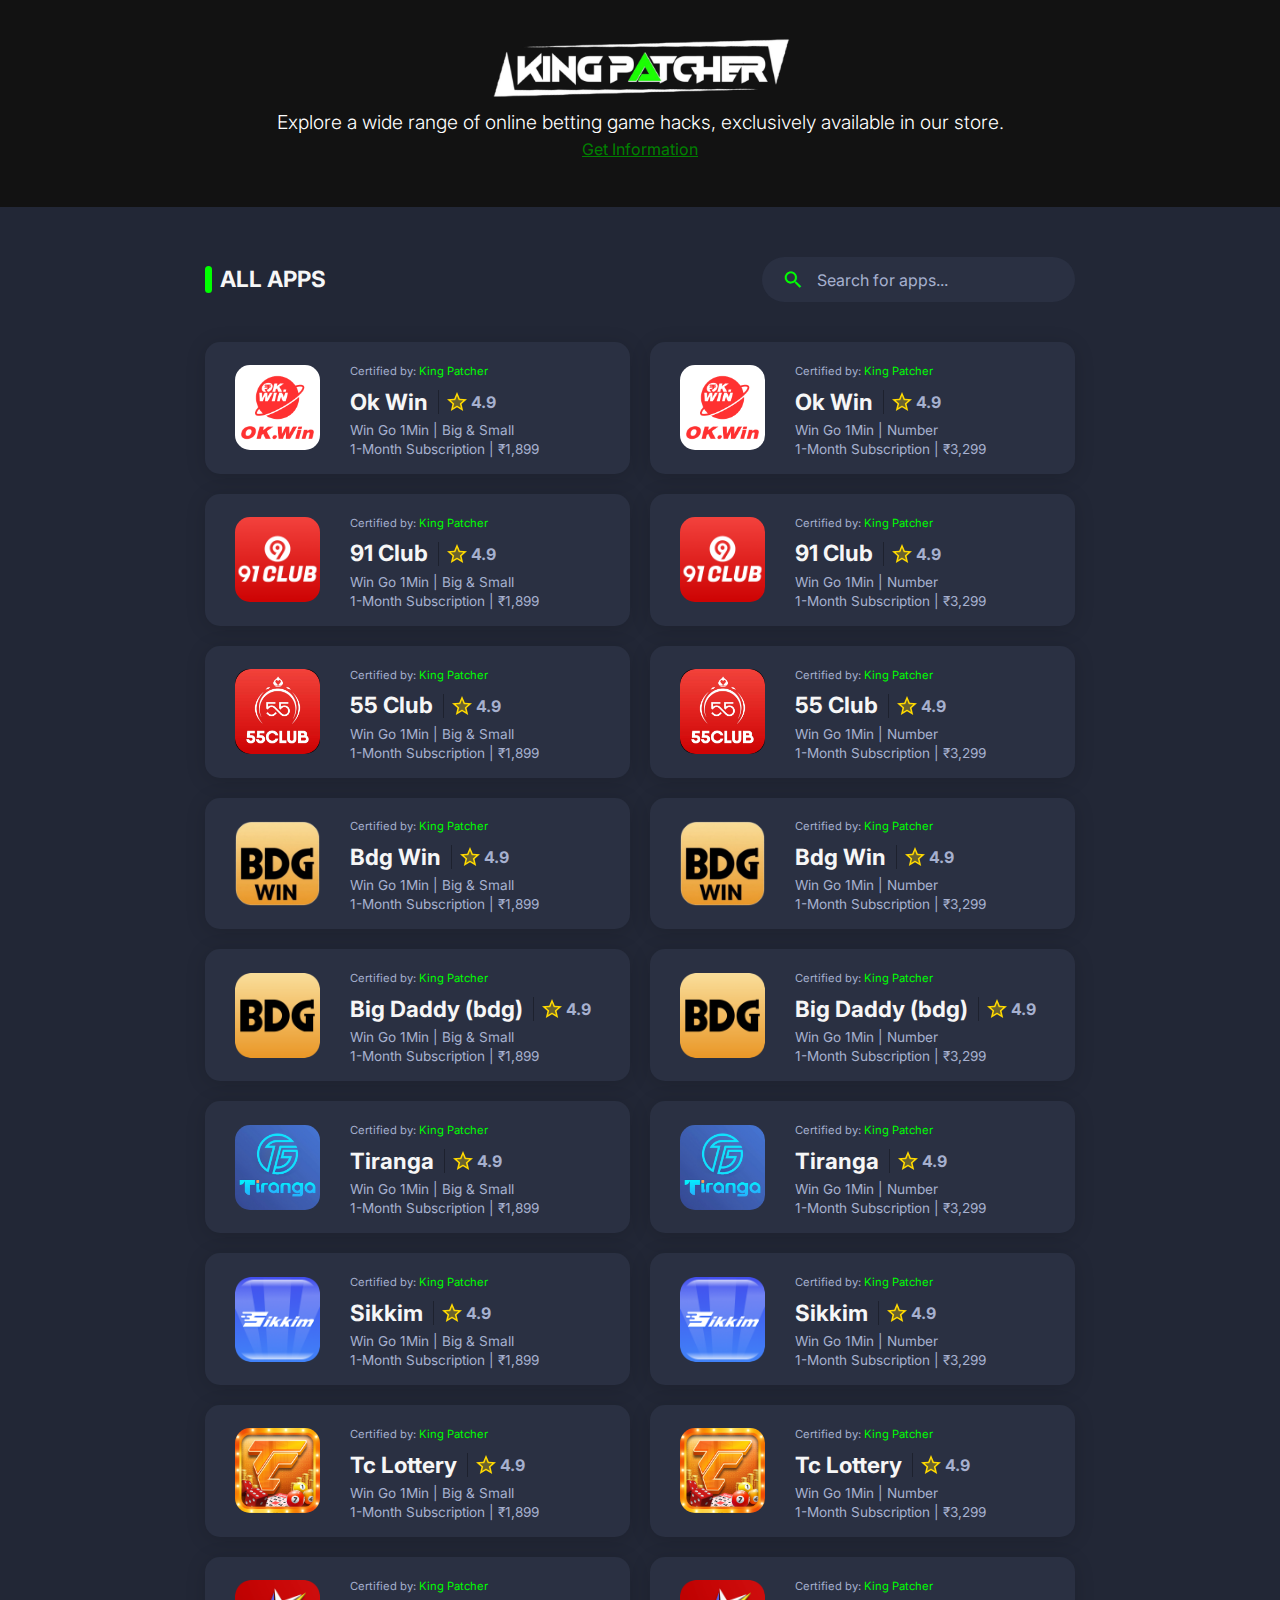
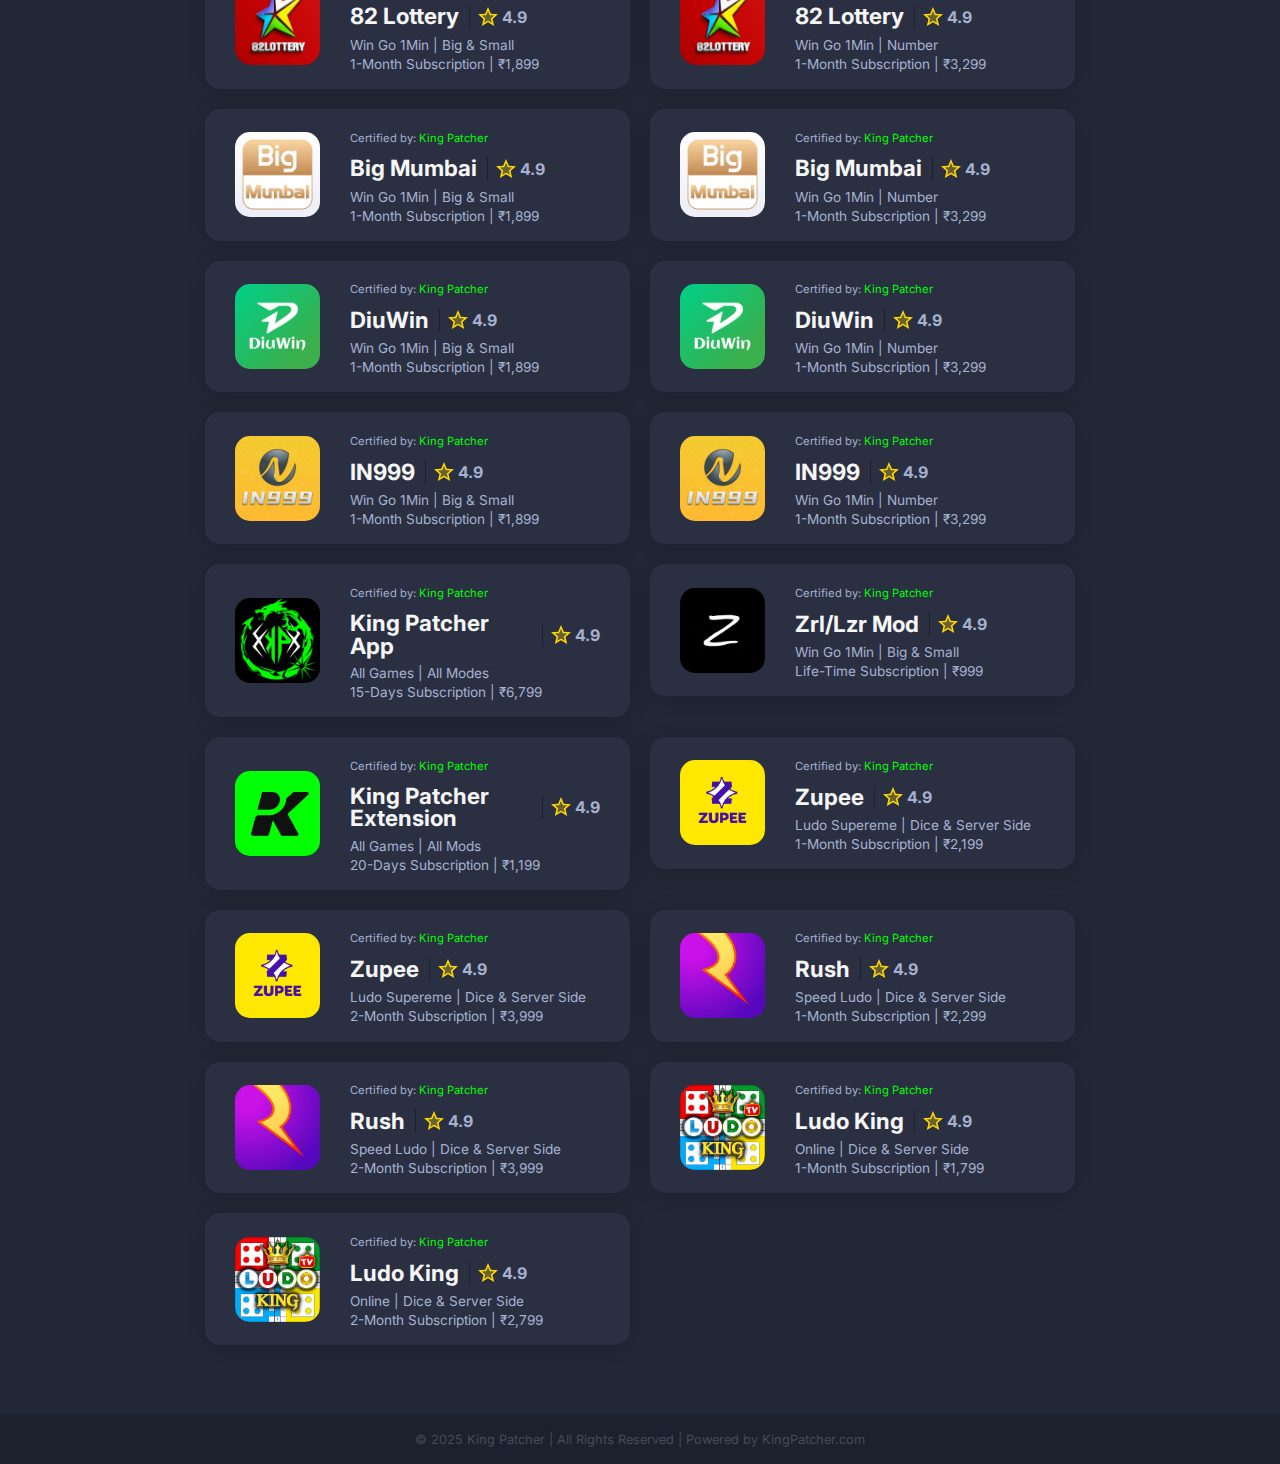
<file: index.html>
<!DOCTYPE html>
<html xmlns="http://www.w3.org/1999/xhtml" lang="en" xml:lang="en">

<meta http-equiv="content-type" content="text/html;charset=UTF-8" />

<head>

    <!-- Global site tag (gtag.js) - Google Analytics -->
    <script async src="https://www.googletagmanager.com/gtag/js?id=UA-241499434-1%22%3E"></script>
    <script>
        window.dataLayer = window.dataLayer || [];

        function gtag() {
            dataLayer.push(arguments);
        }
        gtag('js', new Date());

        gtag('config', 'UA-241499434-1');
    </script>


    <title>King Patcher</title>
    <meta name="viewport" content="width=device-width, initial-scale=1.0, maximum-scale=1.0, user-scalable=no" />
    <meta name="description"
        content="Explore a wide range of online betting game hacks, exclusively available in our store." />
    <meta http-equiv="Content-Type" content="text/html; charset=utf-8" />
    <link rel="icon" type="image/ico" href="favicon.png" />
    <!-- Open Graph Meta Tags-->
    <meta property="og:title" content="King Patcher" />
    <!-- Title which is displayed when your site is shared on social networks -->
    <meta property="og:description"
        content="Explore a wide range of online betting game hacks, exclusively available in our store." />
    <!-- Website description which is displayed when your site is shared on social networks -->
    <meta property="og:type" content="website" />
    <meta property="og:url" content="#" />
    <!-- Your Website URL -->
    <!-- Twitter Meta -->
    <meta name="twitter:card" content="summary" />
    <meta name="twitter:title" content="King Patcher" />
    <meta name="twitter:description"
        content="Explore a wide range of online betting game hacks, exclusively available in our store." />
    <meta name="twitter:image" content="http://www.mywebsiteurl.com/twitter-share-image.jpg" />
    <!-- Icons -->
    <link href="https://fonts.googleapis.com/icon?family=Material+Icons|Material+Icons+Two+Tone|" rel="stylesheet">
    <link rel="stylesheet" href="all.css"
        integrity="sha384-B4dIYHKNBt8Bc12p+WXckhzcICo0wtJAoU8YZTY5qE0Id1GSseTk6S+L3BlXeVIU" crossorigin="anonymous">
    <!-- Google Fonts -->
    <link href="https://fonts.googleapis.com/css2?family=Inter:wght@300;400;600;700;900&amp;display=swap"
        rel="stylesheet">
    <!-- CSS -->
    <link href="bootstrap.min.css" rel="stylesheet" />
    <link href="animate.css" rel="stylesheet" />
    <link href="magnific-popup.css" rel="stylesheet" />
    <link href="slick.css" rel="stylesheet" />
    <link href="style.css" rel="stylesheet" />
    <link href="dm.css" rel="stylesheet" />
    <link href="a-c-c2.css" rel="stylesheet" />
</head>

<body class="page-body cm-d">
    <div id="preloader" class="preloader-wrapper">
        <div class="preloader-inner-wrapper">
            <div class="ball-scale-multiple">
                <div></div>
                <div></div>
                <div></div>
            </div>
        </div>
    </div>
    <header class="page-header">
        <div class="container">
            <div class="logo-wrapper">
                <img src="logo.png" class="img-fluid header-logo-img" />
            </div>
            <div class="header-content-wrapper">
                <p class="header-subtitle">Explore a wide range of online betting game hacks, exclusively available in
                    our store.</p>
                <p onclick="window.open('https://kingpatcher.com/info', '_blank')"
                    style="cursor: pointer; color: green; text-decoration: underline;">
                    Get Information
                </p>
            </div>
        </div>
        <div id="header-particles"></div>
    </header>


    <!-- All Apps -->
    <section class="listing-section">
        <div class="container">
            <div class="section-title-wrapper">
                <h3>All Apps</h3>
                <div class="search-form-wrapper">
                    <form id="search-form">
                        <div class="search-input-wrapper">
                            <span class="material-icons-two-tone">search</span>
                            <input type="text" class="search-input" id="search-input" value=""
                                placeholder="Search for apps..." />
                        </div>
                    </form>
                </div>
            </div>
            <div class="listing-content">
                <div class="row">


                    <!-- Game 3 Start -->
                    <div class="listing-item-wrapper col-md-6">
                        <div class="listing-item lit lit-t"
                            data-lrurl="https://kingpatcher.com/order?productname=Ok Win&amount=1899">
                            <div class="listing-item-left">
                                <img src="okwin.jpg" class="img-fluid listing-item-img liti" alt="okwin" />
                            </div>
                            <div class="listing-item-right">
                                <div class="listing-item-auos">
                                    <div class="listing-item-by">Certified by: <span class="listing-item-by-val">King
                                            Patcher</span>
                                    </div>
                                    <div class="listing-item-os">
                                        <i class="fab fa-android imr"></i>
                                        <i class="fab fa-apple"></i>
                                    </div>
                                </div>
                                <div class="listing-item-name-rating-wrapper">
                                    <div class="listing-item-name litn">Ok Win</div>
                                    <div class="listing-item-rating">
                                        <span class="listing-item-rating-separator"></span>
                                        <span class="material-icons-two-tone">star</span>
                                        <span class="listing-item-rating-val">4.9</span>
                                    </div>
                                </div>
                                <div class="listing-item-gametype">Win Go 1Min | Big & Small</div>
                                <div class="listing-item-about">1-Month Subscription | ₹1,899</div>
                                <div class="listing-item-hidden-d">
                                    <div class="listing-item-downloads-val">90K+</div>
                                    <div class="listing-item-short-name litsn">Ok Win</div>
                                </div>

                            </div>
                            <div class="clearfix"></div>
                        </div>
                    </div>
                    <!-- Game 3 End -->
                    <!-- Game 6 Start -->
                    <div class="listing-item-wrapper col-md-6">
                        <div class="listing-item lit lit-t"
                            data-lrurl="https://kingpatcher.com/order?productname=Ok Win&amount=3299">
                            <div class="listing-item-left">
                                <img src="okwin.jpg" class="img-fluid listing-item-img liti" alt="okwin" />
                            </div>
                            <div class="listing-item-right">
                                <div class="listing-item-auos">
                                    <div class="listing-item-by">Certified by: <span class="listing-item-by-val">King
                                            Patcher</span>
                                    </div>
                                    <div class="listing-item-os">
                                        <i class="fab fa-android imr"></i>
                                        <i class="fab fa-apple"></i>
                                    </div>
                                </div>
                                <div class="listing-item-name-rating-wrapper">
                                    <div class="listing-item-name litn">Ok Win</div>

                                    <div class="listing-item-rating">
                                        <span class="listing-item-rating-separator"></span>
                                        <span class="material-icons-two-tone">star</span>
                                        <span class="listing-item-rating-val">4.9</span>
                                    </div>
                                </div>
                                <div class="listing-item-gametype">Win Go 1Min | Number</div>
                                <div class="listing-item-about">1-Month Subscription | ₹3,299</div>
                                <div class="listing-item-hidden-d">
                                    <div class="listing-item-downloads-val">80K+</div>
                                    <div class="listing-item-short-name litsn">Ok Win</div>
                                </div>
                            </div>
                            <div class="clearfix"></div>
                        </div>
                    </div>
                    <!-- Game 6 End -->
                    <!-- Game 7 Start -->
                    <div class="listing-item-wrapper col-md-6">
                        <div class="listing-item lit lit-t"
                            data-lrurl="https://kingpatcher.com/order?productname=91 Club&amount=1899">
                            <div class="listing-item-left">
                                <img src="91club.png" class="img-fluid listing-item-img liti" alt="91club" />
                            </div>
                            <div class="listing-item-right">
                                <div class="listing-item-auos">
                                    <div class="listing-item-by">Certified by: <span class="listing-item-by-val">King
                                            Patcher</span>
                                    </div>
                                    <div class="listing-item-os">
                                        <i class="fab fa-android imr"></i>
                                        <i class="fab fa-apple"></i>
                                    </div>
                                </div>
                                <div class="listing-item-name-rating-wrapper">
                                    <div class="listing-item-name litn">91 Club</div>
                                    <div class="listing-item-rating">
                                        <span class="listing-item-rating-separator"></span>
                                        <span class="material-icons-two-tone">star</span>
                                        <span class="listing-item-rating-val">4.9</span>
                                    </div>
                                </div>
                                <div class="listing-item-gametype">Win Go 1Min | Big & Small</div>
                                <div class="listing-item-about">1-Month Subscription | ₹1,899</div>
                                <div class="listing-item-hidden-d">
                                    <div class="listing-item-downloads-val">90K+</div>
                                    <div class="listing-item-short-name litsn">91 Club</div>
                                </div>
                            </div>
                            <div class="clearfix"></div>
                        </div>
                    </div>
                    <!-- Game 7 End -->

                    <!-- Game 7 Start -->
                    <div class="listing-item-wrapper col-md-6">
                        <div class="listing-item lit lit-t"
                            data-lrurl="https://kingpatcher.com/order?productname=91 Club&amount=3299">
                            <div class="listing-item-left">
                                <img src="91club.png" class="img-fluid listing-item-img liti" alt="91club" />
                            </div>
                            <div class="listing-item-right">
                                <div class="listing-item-auos">
                                    <div class="listing-item-by">Certified by: <span class="listing-item-by-val">King
                                            Patcher</span>
                                    </div>
                                    <div class="listing-item-os">
                                        <i class="fab fa-android imr"></i>
                                        <i class="fab fa-apple"></i>
                                    </div>
                                </div>
                                <div class="listing-item-name-rating-wrapper">
                                    <div class="listing-item-name litn">91 Club</div>
                                    <div class="listing-item-rating">
                                        <span class="listing-item-rating-separator"></span>
                                        <span class="material-icons-two-tone">star</span>
                                        <span class="listing-item-rating-val">4.9</span>
                                    </div>
                                </div>
                                <div class="listing-item-gametype">Win Go 1Min | Number</div>
                                <div class="listing-item-about">1-Month Subscription | ₹3,299</div>
                                <div class="listing-item-hidden-d">
                                    <div class="listing-item-downloads-val">70K+</div>
                                    <div class="listing-item-short-name litsn">91 Club</div>
                                </div>
                            </div>
                            <div class="clearfix"></div>
                        </div>
                    </div>
                    <!-- Game 7 End -->

                    <!-- Game 4 Start -->
                    <div class="listing-item-wrapper col-md-6">
                        <div class="listing-item lit lit-t"
                            data-lrurl="https://kingpatcher.com/order?productname=55 Club&amount=1899">
                            <div class="listing-item-left">
                                <img src="55club.jpg" class="img-fluid listing-item-img liti" alt="55club" />
                            </div>
                            <div class="listing-item-right">
                                <div class="listing-item-auos">
                                    <div class="listing-item-by">Certified by: <span class="listing-item-by-val">King
                                            Patcher</span>
                                    </div>
                                    <div class="listing-item-os">
                                        <i class="fab fa-android imr"></i>
                                        <i class="fab fa-apple"></i>
                                    </div>
                                </div>
                                <div class="listing-item-name-rating-wrapper">
                                    <div class="listing-item-name litn">55 Club</div>
                                    <div class="listing-item-rating">
                                        <span class="listing-item-rating-separator"></span>
                                        <span class="material-icons-two-tone">star</span>
                                        <span class="listing-item-rating-val">4.9</span>
                                    </div>
                                </div>
                                <div class="listing-item-gametype">Win Go 1Min | Big & Small</div>
                                <div class="listing-item-about">1-Month Subscription | ₹1,899</div>
                                <div class="listing-item-hidden-d">
                                    <div class="listing-item-downloads-val">90K+</div>
                                    <div class="listing-item-short-name litsn">55 Club</div>
                                </div>
                            </div>
                            <div class="clearfix"></div>
                        </div>
                    </div>
                    <!-- Game 4 End -->


                    <!-- Game 2 Start -->
                    <div class="listing-item-wrapper col-md-6">
                        <div class="listing-item lit lit-t"
                            data-lrurl="https://kingpatcher.com/order?productname=55 Club&amount=3299">
                            <div class="listing-item-left">
                                <img src="55club.jpg" class="img-fluid listing-item-img liti" alt="55club" />
                            </div>
                            <div class="listing-item-right">
                                <div class="listing-item-auos">
                                    <div class="listing-item-by">Certified by: <span class="listing-item-by-val">King
                                            Patcher</span>
                                    </div>
                                    <div class="listing-item-os">
                                        <i class="fab fa-android imr"></i>
                                        <i class="fab fa-apple"></i>
                                    </div>
                                </div>
                                <div class="listing-item-name-rating-wrapper">
                                    <div class="listing-item-name litn">55 Club</div>
                                    <div class="listing-item-rating">
                                        <span class="listing-item-rating-separator"></span>
                                        <span class="material-icons-two-tone">star</span>
                                        <span class="listing-item-rating-val">4.9</span>
                                    </div>
                                </div>
                                <div class="listing-item-gametype">Win Go 1Min | Number</div>
                                <div class="listing-item-about">1-Month Subscription | ₹3,299</div>
                                <div class="listing-item-hidden-d">
                                    <div class="listing-item-downloads-val">70K+</div>
                                    <div class="listing-item-short-name litsn">55 Club</div>
                                </div>
                            </div>
                            <div class="clearfix"></div>
                        </div>
                    </div>
                    <!-- Game 2 End -->



                    <!-- game 1 Start -->
                    <div class="listing-item-wrapper col-md-6">
                        <div class="listing-item lit lit-t"
                            data-lrurl="https://kingpatcher.com/order?productname=BdgWin&amount=1899">
                            <div class="listing-item-left">
                                <img src="bdgwin.png" class="img-fluid listing-item-img liti" alt="BdgWin" />
                            </div>
                            <div class="listing-item-right">
                                <div class="listing-item-auos">
                                    <div class="listing-item-by">Certified by: <span class="listing-item-by-val">King
                                            Patcher</span>
                                    </div>
                                    <div class="listing-item-os">
                                        <i class="fab fa-android imr"></i>
                                        <i class="fab fa-apple"></i>
                                    </div>
                                </div>
                                <div class="listing-item-name-rating-wrapper">
                                    <div class="listing-item-name litn">Bdg Win</div>
                                    <div class="listing-item-rating">
                                        <span class="listing-item-rating-separator"></span>
                                        <span class="material-icons-two-tone">star</span>
                                        <span class="listing-item-rating-val">4.9</span>
                                    </div>
                                </div>
                                <div class="listing-item-gametype">Win Go 1Min | Big & Small</div>
                                <div class="listing-item-about">1-Month Subscription | ₹1,899</div>
                                <div class="listing-item-hidden-d">
                                    <div class="listing-item-downloads-val">60K+</div>
                                    <div class="listing-item-short-name litsn">Bdg Win</div>
                                </div>
                            </div>
                            <div class="clearfix"></div>
                        </div>
                    </div>
                    <!-- Game 1 End -->



                    <!-- Game 5 Start -->
                    <div class="listing-item-wrapper col-md-6">
                        <div class="listing-item lit lit-t"
                            data-lrurl="https://kingpatcher.com/order?productname=BdgWin&amount=3299">
                            <div class="listing-item-left">
                                <img src="bdgwin.png" class="img-fluid listing-item-img liti" alt="BdgWin" />
                            </div>
                            <div class="listing-item-right">
                                <div class="listing-item-auos">
                                    <div class="listing-item-by">Certified by: <span class="listing-item-by-val">King
                                            Patcher</span>
                                    </div>
                                    <div class="listing-item-os">
                                        <i class="fab fa-android imr"></i>
                                        <i class="fab fa-apple"></i>
                                    </div>
                                </div>
                                <div class="listing-item-name-rating-wrapper">
                                    <div class="listing-item-name litn">Bdg Win</div>
                                    <div class="listing-item-rating">
                                        <span class="listing-item-rating-separator"></span>
                                        <span class="material-icons-two-tone">star</span>
                                        <span class="listing-item-rating-val">4.9</span>
                                    </div>
                                </div>
                                <div class="listing-item-gametype">Win Go 1Min | Number</div>
                                <div class="listing-item-about">1-Month Subscription | ₹3,299</div>
                                <div class="listing-item-hidden-d">
                                    <div class="listing-item-downloads-val">50K+</div>
                                    <div class="listing-item-short-name litsn">Bdg Win</div>
                                </div>
                            </div>
                            <div class="clearfix"></div>
                        </div>
                    </div>
                    <!-- Game 5 End -->



                    <!-- Game 11 Start -->
                    <div class="listing-item-wrapper col-md-6">
                        <div class="listing-item lit lit-t"
                            data-lrurl="https://kingpatcher.com/order?productname=Bdg&amount=1899">
                            <div class="listing-item-left">
                                <img src="bdg.png" class="img-fluid listing-item-img liti" alt="Bdg" />
                            </div>
                            <div class="listing-item-right">
                                <div class="listing-item-auos">
                                    <div class="listing-item-by">Certified by: <span class="listing-item-by-val">King
                                            Patcher</span>
                                    </div>
                                    <div class="listing-item-os">
                                        <i class="fab fa-android imr"></i>
                                        <i class="fab fa-apple"></i>
                                    </div>
                                </div>
                                <div class="listing-item-name-rating-wrapper">
                                    <div class="listing-item-name litn">Big Daddy (bdg)</div>
                                    <div class="listing-item-rating">
                                        <span class="listing-item-rating-separator"></span>
                                        <span class="material-icons-two-tone">star</span>
                                        <span class="listing-item-rating-val">4.9</span>
                                    </div>
                                </div>
                                <div class="listing-item-gametype">Win Go 1Min | Big & Small</div>
                                <div class="listing-item-about">1-Month Subscription | ₹1,899</div>
                                <div class="listing-item-hidden-d">
                                    <div class="listing-item-downloads-val">90K+</div>
                                    <div class="listing-item-short-name litsn">Big Daddy</div>
                                </div>
                            </div>
                            <div class="clearfix"></div>
                        </div>
                    </div>
                    <!-- Game 11 End -->
                    <!-- Game 12 Start -->
                    <div class="listing-item-wrapper col-md-6">
                        <div class="listing-item lit lit-t"
                            data-lrurl="https://kingpatcher.com/order?productname=Bdg&amount=3299">
                            <div class="listing-item-left">
                                <img src="bdg.png" class="img-fluid listing-item-img liti" alt="bdg" />
                            </div>
                            <div class="listing-item-right">
                                <div class="listing-item-auos">
                                    <div class="listing-item-by">Certified by: <span class="listing-item-by-val">King
                                            Patcher</span>
                                    </div>
                                    <div class="listing-item-os">
                                        <i class="fab fa-android imr"></i>
                                        <i class="fab fa-apple"></i>
                                    </div>
                                </div>
                                <div class="listing-item-name-rating-wrapper">
                                    <div class="listing-item-name litn">Big Daddy (bdg)</div>
                                    <div class="listing-item-rating">
                                        <span class="listing-item-rating-separator"></span>
                                        <span class="material-icons-two-tone">star</span>
                                        <span class="listing-item-rating-val">4.9</span>
                                    </div>
                                </div>
                                <div class="listing-item-gametype">Win Go 1Min | Number</div>
                                <div class="listing-item-about">1-Month Subscription | ₹3,299</div>
                                <div class="listing-item-hidden-d">
                                    <div class="listing-item-downloads-val">70K+</div>
                                    <div class="listing-item-short-name litsn">Big Daddy</div>
                                </div>
                            </div>
                            <div class="clearfix"></div>
                        </div>
                    </div>
                    <!-- Game 12 End -->
                    <!-- Game 13 Start -->
                    <div class="listing-item-wrapper col-md-6">
                        <div class="listing-item lit lit-t"
                            data-lrurl="https://kingpatcher.com/order?productname=Tiranga&amount=1899">
                            <div class="listing-item-left">
                                <img src="tiranga.png" class="img-fluid listing-item-img liti" alt="tiranga" />
                            </div>
                            <div class="listing-item-right">
                                <div class="listing-item-auos">
                                    <div class="listing-item-by">Certified by: <span class="listing-item-by-val">King
                                            Patcher</span>
                                    </div>
                                    <div class="listing-item-os">
                                        <i class="fab fa-android imr"></i>
                                        <i class="fab fa-apple"></i>
                                    </div>
                                </div>
                                <div class="listing-item-name-rating-wrapper">
                                    <div class="listing-item-name litn">Tiranga</div>
                                    <div class="listing-item-rating">
                                        <span class="listing-item-rating-separator"></span>
                                        <span class="material-icons-two-tone">star</span>
                                        <span class="listing-item-rating-val">4.9</span>
                                    </div>
                                </div>
                                <div class="listing-item-gametype">Win Go 1Min | Big & Small</div>
                                <div class="listing-item-about">1-Month Subscription | ₹1,899</div>
                                <div class="listing-item-hidden-d">
                                    <div class="listing-item-downloads-val">70K+</div>
                                    <div class="listing-item-short-name litsn">Tiranga</div>
                                </div>
                            </div>
                            <div class="clearfix"></div>
                        </div>
                    </div>
                    <!-- Game 13 End -->

                    <!-- Game 8 Start -->
                    <div class="listing-item-wrapper col-md-6">
                        <div class="listing-item lit lit-t"
                            data-lrurl="https://kingpatcher.com/order?productname=Tiranga&amount=3299">
                            <div class="listing-item-left">
                                <img src="tiranga.png" class="img-fluid listing-item-img liti" alt="tiranga" />
                            </div>
                            <div class="listing-item-right">
                                <div class="listing-item-auos">
                                    <div class="listing-item-by">Certified by: <span class="listing-item-by-val">King
                                            Patcher</span>
                                    </div>
                                    <div class="listing-item-os">
                                        <i class="fab fa-android imr"></i>
                                        <i class="fab fa-apple"></i>
                                    </div>
                                </div>
                                <div class="listing-item-name-rating-wrapper">
                                    <div class="listing-item-name litn">Tiranga</div>
                                    <div class="listing-item-rating">
                                        <span class="listing-item-rating-separator"></span>
                                        <span class="material-icons-two-tone">star</span>
                                        <span class="listing-item-rating-val">4.9</span>
                                    </div>
                                </div>
                                <div class="listing-item-gametype">Win Go 1Min | Number</div>
                                <div class="listing-item-about">1-Month Subscription | ₹3,299</div>
                                <div class="listing-item-hidden-d">
                                    <div class="listing-item-downloads-val">90K+</div>
                                    <div class="listing-item-short-name litsn">Tiranga</div>
                                </div>
                            </div>
                            <div class="clearfix"></div>
                        </div>
                    </div>
                    <!-- Game 8 End -->
                    <!-- Game 9 Start -->
                    <div class="listing-item-wrapper col-md-6">
                        <div class="listing-item lit lit-t"
                            data-lrurl="https://kingpatcher.com/order?productname=Sikkim&amount=1899">
                            <div class="listing-item-left">
                                <img src="sikkim.png" class="img-fluid listing-item-img liti" alt="sikkim" />
                            </div>
                            <div class="listing-item-right">
                                <div class="listing-item-auos">
                                    <div class="listing-item-by">Certified by: <span class="listing-item-by-val">King
                                            Patcher</span>
                                    </div>
                                    <div class="listing-item-os">
                                        <i class="fab fa-android imr"></i>
                                        <i class="fab fa-apple"></i>
                                    </div>
                                </div>
                                <div class="listing-item-name-rating-wrapper">
                                    <div class="listing-item-name litn">Sikkim</div>
                                    <div class="listing-item-rating">
                                        <span class="listing-item-rating-separator"></span>
                                        <span class="material-icons-two-tone">star</span>
                                        <span class="listing-item-rating-val">4.9</span>
                                    </div>
                                </div>
                                <div class="listing-item-gametype">Win Go 1Min | Big & Small</div>
                                <div class="listing-item-about">1-Month Subscription | ₹1,899</div>
                                <div class="listing-item-hidden-d">
                                    <div class="listing-item-downloads-val">100K+</div>
                                    <div class="listing-item-short-name litsn">Sikkim</div>
                                </div>
                            </div>
                            <div class="clearfix"></div>
                        </div>
                    </div>
                    <!-- Game 9 End -->
                    <!-- Game 10 Start -->
                    <div class="listing-item-wrapper col-md-6">
                        <div class="listing-item lit lit-t"
                            data-lrurl="https://kingpatcher.com/order?productname=Sikkim&amount=3299">
                            <div class="listing-item-left">
                                <img src="sikkim.png" class="img-fluid listing-item-img liti" alt="sikkim" />
                            </div>
                            <div class="listing-item-right">
                                <div class="listing-item-auos">
                                    <div class="listing-item-by">Certified by: <span class="listing-item-by-val">King
                                            Patcher</span>
                                    </div>
                                    <div class="listing-item-os">
                                        <i class="fab fa-android imr"></i>
                                        <i class="fab fa-apple"></i>
                                    </div>
                                </div>
                                <div class="listing-item-name-rating-wrapper">
                                    <div class="listing-item-name litn">Sikkim</div>
                                    <div class="listing-item-rating">
                                        <span class="listing-item-rating-separator"></span>
                                        <span class="material-icons-two-tone">star</span>
                                        <span class="listing-item-rating-val">4.9</span>
                                    </div>
                                </div>
                                <div class="listing-item-gametype">Win Go 1Min | Number</div>
                                <div class="listing-item-about">1-Month Subscription | ₹3,299</div>
                                <div class="listing-item-hidden-d">
                                    <div class="listing-item-downloads-val">60K+</div>
                                    <div class="listing-item-short-name litsn">Sikkim</div>
                                </div>
                            </div>
                            <div class="clearfix"></div>
                        </div>
                    </div>
                    <!-- Game 10 End -->





                    <!-- Game 14 Start -->
                    <div class="listing-item-wrapper col-md-6">
                        <div class="listing-item lit lit-t"
                            data-lrurl="https://kingpatcher.com/order?productname=Tc Lottery&amount=1899">
                            <div class="listing-item-left">
                                <img src="tc.png" class="img-fluid listing-item-img liti" alt="tclottery" />
                            </div>
                            <div class="listing-item-right">
                                <div class="listing-item-auos">
                                    <div class="listing-item-by">Certified by: <span class="listing-item-by-val">King
                                            Patcher</span>
                                    </div>
                                    <div class="listing-item-os">
                                        <i class="fab fa-android imr"></i>
                                        <i class="fab fa-apple"></i>
                                    </div>
                                </div>
                                <div class="listing-item-name-rating-wrapper">
                                    <div class="listing-item-name litn">Tc Lottery</div>
                                    <div class="listing-item-rating">
                                        <span class="listing-item-rating-separator"></span>
                                        <span class="material-icons-two-tone">star</span>
                                        <span class="listing-item-rating-val">4.9</span>
                                    </div>
                                </div>
                                <div class="listing-item-gametype">Win Go 1Min | Big & Small</div>
                                <div class="listing-item-about">1-Month Subscription | ₹1,899</div>
                                <div class="listing-item-hidden-d">
                                    <div class="listing-item-downloads-val">100K+</div>
                                    <div class="listing-item-short-name litsn">Tc Lottery</div>
                                </div>
                            </div>
                            <div class="clearfix"></div>
                        </div>
                    </div>

                    <!-- Game 14 End -->

                    <div class="listing-item-wrapper col-md-6">
                        <div class="listing-item lit lit-t"
                            data-lrurl="https://kingpatcher.com/order?productname=Tc Lottery&amount=3299">
                            <div class="listing-item-left">
                                <img src="tc.png" class="img-fluid listing-item-img liti" alt="tclottery" />
                            </div>
                            <div class="listing-item-right">
                                <div class="listing-item-auos">
                                    <div class="listing-item-by">Certified by: <span class="listing-item-by-val">King
                                            Patcher</span>
                                    </div>
                                    <div class="listing-item-os">
                                        <i class="fab fa-android imr"></i>
                                        <i class="fab fa-apple"></i>
                                    </div>
                                </div>
                                <div class="listing-item-name-rating-wrapper">
                                    <div class="listing-item-name litn">Tc Lottery</div>
                                    <div class="listing-item-rating">
                                        <span class="listing-item-rating-separator"></span>
                                        <span class="material-icons-two-tone">star</span>
                                        <span class="listing-item-rating-val">4.9</span>
                                    </div>
                                </div>
                                <div class="listing-item-gametype">Win Go 1Min | Number</div>
                                <div class="listing-item-about">1-Month Subscription | ₹3,299</div>
                                <div class="listing-item-hidden-d">
                                    <div class="listing-item-downloads-val">80K+</div>
                                    <div class="listing-item-short-name litsn">Tc Lottery</div>
                                </div>
                            </div>
                            <div class="clearfix"></div>
                        </div>
                    </div>
                    <!-- Game 14 Start -->

                    <div class="listing-item-wrapper col-md-6">
                        <div class="listing-item lit lit-t"
                            data-lrurl="https://kingpatcher.com/order?productname=82 Lottery&amount=1899">
                            <div class="listing-item-left">
                                <img src="82lottery.png" class="img-fluid listing-item-img liti" alt="82lottery" />
                            </div>
                            <div class="listing-item-right">
                                <div class="listing-item-auos">
                                    <div class="listing-item-by">Certified by: <span class="listing-item-by-val">King
                                            Patcher</span>
                                    </div>
                                    <div class="listing-item-os">
                                        <i class="fab fa-android imr"></i>
                                        <i class="fab fa-apple"></i>
                                    </div>
                                </div>
                                <div class="listing-item-name-rating-wrapper">
                                    <div class="listing-item-name litn">82 Lottery</div>
                                    <div class="listing-item-rating">
                                        <span class="listing-item-rating-separator"></span>
                                        <span class="material-icons-two-tone">star</span>
                                        <span class="listing-item-rating-val">4.9</span>
                                    </div>
                                </div>
                                <div class="listing-item-gametype">Win Go 1Min | Big & Small</div>
                                <div class="listing-item-about">1-Month Subscription | ₹1,899</div>
                                <div class="listing-item-hidden-d">
                                    <div class="listing-item-downloads-val">500K+</div>
                                    <div class="listing-item-short-name litsn">82 Lottery</div>
                                </div>
                            </div>
                            <div class="clearfix"></div>
                        </div>
                    </div>
                    <!-- Game 14 Start -->

                    <div class="listing-item-wrapper col-md-6">
                        <div class="listing-item lit lit-t"
                            data-lrurl="https://kingpatcher.com/order?productname=82 Lottery&amount=3299">
                            <div class="listing-item-left">
                                <img src="82lottery.png" class="img-fluid listing-item-img liti" alt="82lottery" />
                            </div>
                            <div class="listing-item-right">
                                <div class="listing-item-auos">
                                    <div class="listing-item-by">Certified by: <span class="listing-item-by-val">King
                                            Patcher</span>
                                    </div>
                                    <div class="listing-item-os">
                                        <i class="fab fa-android imr"></i>
                                        <i class="fab fa-apple"></i>
                                    </div>
                                </div>
                                <div class="listing-item-name-rating-wrapper">
                                    <div class="listing-item-name litn">82 Lottery</div>
                                    <div class="listing-item-rating">
                                        <span class="listing-item-rating-separator"></span>
                                        <span class="material-icons-two-tone">star</span>
                                        <span class="listing-item-rating-val">4.9</span>
                                    </div>
                                </div>
                                <div class="listing-item-gametype">Win Go 1Min | Number</div>
                                <div class="listing-item-about">1-Month Subscription | ₹3,299</div>
                                <div class="listing-item-hidden-d">
                                    <div class="listing-item-downloads-val">70K+</div>
                                    <div class="listing-item-short-name litsn">82 Lottery</div>
                                </div>
                            </div>
                            <div class="clearfix"></div>
                        </div>
                    </div>
                    <!-- Game 14 Start -->

                    <div class="listing-item-wrapper col-md-6">
                        <div class="listing-item lit lit-t"
                            data-lrurl="https://kingpatcher.com/order?productname=Big Mumbai&amount=1899">
                            <div class="listing-item-left">
                                <img src="bigmumbai.png" class="img-fluid listing-item-img liti" alt="bigmumbai" />
                            </div>
                            <div class="listing-item-right">
                                <div class="listing-item-auos">
                                    <div class="listing-item-by">Certified by: <span class="listing-item-by-val">King
                                            Patcher</span>
                                    </div>
                                    <div class="listing-item-os">
                                        <i class="fab fa-android imr"></i>
                                        <i class="fab fa-apple"></i>
                                    </div>
                                </div>
                                <div class="listing-item-name-rating-wrapper">
                                    <div class="listing-item-name litn">Big Mumbai</div>
                                    <div class="listing-item-rating">
                                        <span class="listing-item-rating-separator"></span>
                                        <span class="material-icons-two-tone">star</span>
                                        <span class="listing-item-rating-val">4.9</span>
                                    </div>
                                </div>
                                <div class="listing-item-gametype">Win Go 1Min | Big & Small</div>
                                <div class="listing-item-about">1-Month Subscription | ₹1,899</div>
                                <div class="listing-item-hidden-d">
                                    <div class="listing-item-downloads-val">30K+</div>
                                    <div class="listing-item-short-name litsn">Big Mumbai</div>
                                </div>
                            </div>
                            <div class="clearfix"></div>
                        </div>
                    </div>
                    <!-- Game 14 Start -->

                    <div class="listing-item-wrapper col-md-6">
                        <div class="listing-item lit lit-t"
                            data-lrurl="https://kingpatcher.com/order?productname=Big Mumbai&amount=3299">
                            <div class="listing-item-left">
                                <img src="bigmumbai.png" class="img-fluid listing-item-img liti" alt="bigmumbai" />
                            </div>
                            <div class="listing-item-right">
                                <div class="listing-item-auos">
                                    <div class="listing-item-by">Certified by: <span class="listing-item-by-val">King
                                            Patcher</span>
                                    </div>
                                    <div class="listing-item-os">
                                        <i class="fab fa-android imr"></i>
                                        <i class="fab fa-apple"></i>
                                    </div>
                                </div>
                                <div class="listing-item-name-rating-wrapper">
                                    <div class="listing-item-name litn">Big Mumbai</div>
                                    <div class="listing-item-rating">
                                        <span class="listing-item-rating-separator"></span>
                                        <span class="material-icons-two-tone">star</span>
                                        <span class="listing-item-rating-val">4.9</span>
                                    </div>
                                </div>
                                <div class="listing-item-gametype">Win Go 1Min | Number</div>
                                <div class="listing-item-about">1-Month Subscription | ₹3,299</div>
                                <div class="listing-item-hidden-d">
                                    <div class="listing-item-downloads-val">100K+</div>
                                    <div class="listing-item-short-name litsn">Big Mumbai</div>
                                </div>
                            </div>
                            <div class="clearfix"></div>
                        </div>
                    </div>
                    <!-- Game 14 Start -->

                    <div class="listing-item-wrapper col-md-6">
                        <div class="listing-item lit lit-t"
                            data-lrurl="https://kingpatcher.com/order?productname=DiuWin&amount=1899">
                            <div class="listing-item-left">
                                <img src="diuwin.png" class="img-fluid listing-item-img liti" alt="diuwin" />
                            </div>
                            <div class="listing-item-right">
                                <div class="listing-item-auos">
                                    <div class="listing-item-by">Certified by: <span class="listing-item-by-val">King
                                            Patcher</span>
                                    </div>
                                    <div class="listing-item-os">
                                        <i class="fab fa-android imr"></i>
                                        <i class="fab fa-apple"></i>
                                    </div>
                                </div>
                                <div class="listing-item-name-rating-wrapper">
                                    <div class="listing-item-name litn">DiuWin</div>
                                    <div class="listing-item-rating">
                                        <span class="listing-item-rating-separator"></span>
                                        <span class="material-icons-two-tone">star</span>
                                        <span class="listing-item-rating-val">4.9</span>
                                    </div>
                                </div>
                                <div class="listing-item-gametype">Win Go 1Min | Big & Small</div>
                                <div class="listing-item-about">1-Month Subscription | ₹1,899</div>
                                <div class="listing-item-hidden-d">
                                    <div class="listing-item-downloads-val">40K+</div>
                                    <div class="listing-item-short-name litsn">DiuWin</div>
                                </div>
                            </div>
                            <div class="clearfix"></div>
                        </div>
                    </div>
                    <!-- Game 14 Start -->

                    <div class="listing-item-wrapper col-md-6">
                        <div class="listing-item lit lit-t"
                            data-lrurl="https://kingpatcher.com/order?productname=DiuWin&amount=3299">
                            <div class="listing-item-left">
                                <img src="diuwin.png" class="img-fluid listing-item-img liti" alt="diuwin" />
                            </div>
                            <div class="listing-item-right">
                                <div class="listing-item-auos">
                                    <div class="listing-item-by">Certified by: <span class="listing-item-by-val">King
                                            Patcher</span>
                                    </div>
                                    <div class="listing-item-os">
                                        <i class="fab fa-android imr"></i>
                                        <i class="fab fa-apple"></i>
                                    </div>
                                </div>
                                <div class="listing-item-name-rating-wrapper">
                                    <div class="listing-item-name litn">DiuWin</div>
                                    <div class="listing-item-rating">
                                        <span class="listing-item-rating-separator"></span>
                                        <span class="material-icons-two-tone">star</span>
                                        <span class="listing-item-rating-val">4.9</span>
                                    </div>
                                </div>
                                <div class="listing-item-gametype">Win Go 1Min | Number</div>
                                <div class="listing-item-about">1-Month Subscription | ₹3,299</div>
                                <div class="listing-item-hidden-d">
                                    <div class="listing-item-downloads-val">89K+</div>
                                    <div class="listing-item-short-name litsn">DiuWin</div>
                                </div>
                            </div>
                            <div class="clearfix"></div>
                        </div>
                    </div>

                    <!-- Game 14 Start -->

                    <div class="listing-item-wrapper col-md-6">
                        <div class="listing-item lit lit-t"
                            data-lrurl="https://kingpatcher.com/order?productname=IN999&amount=1899">
                            <div class="listing-item-left">
                                <img src="in999.png" class="img-fluid listing-item-img liti" alt="in999" />
                            </div>
                            <div class="listing-item-right">
                                <div class="listing-item-auos">
                                    <div class="listing-item-by">Certified by: <span class="listing-item-by-val">King
                                            Patcher</span>
                                    </div>
                                    <div class="listing-item-os">
                                        <i class="fab fa-android imr"></i>
                                        <i class="fab fa-apple"></i>
                                    </div>
                                </div>
                                <div class="listing-item-name-rating-wrapper">
                                    <div class="listing-item-name litn">IN999</div>
                                    <div class="listing-item-rating">
                                        <span class="listing-item-rating-separator"></span>
                                        <span class="material-icons-two-tone">star</span>
                                        <span class="listing-item-rating-val">4.9</span>
                                    </div>
                                </div>
                                <div class="listing-item-gametype">Win Go 1Min | Big & Small</div>
                                <div class="listing-item-about">1-Month Subscription | ₹1,899</div>
                                <div class="listing-item-hidden-d">
                                    <div class="listing-item-downloads-val">60K+</div>
                                    <div class="listing-item-short-name litsn">IN999</div>
                                </div>
                            </div>
                            <div class="clearfix"></div>
                        </div>
                    </div>

                    <!-- Game 14 Start -->

                    <div class="listing-item-wrapper col-md-6">
                        <div class="listing-item lit lit-t"
                            data-lrurl="https://kingpatcher.com/order?productname=IN999&amount=3299">
                            <div class="listing-item-left">
                                <img src="in999.png" class="img-fluid listing-item-img liti" alt="in999" />
                            </div>
                            <div class="listing-item-right">
                                <div class="listing-item-auos">
                                    <div class="listing-item-by">Certified by: <span class="listing-item-by-val">King
                                            Patcher</span>
                                    </div>
                                    <div class="listing-item-os">
                                        <i class="fab fa-android imr"></i>
                                        <i class="fab fa-apple"></i>
                                    </div>
                                </div>
                                <div class="listing-item-name-rating-wrapper">
                                    <div class="listing-item-name litn">IN999</div>
                                    <div class="listing-item-rating">
                                        <span class="listing-item-rating-separator"></span>
                                        <span class="material-icons-two-tone">star</span>
                                        <span class="listing-item-rating-val">4.9</span>
                                    </div>
                                </div>
                                <div class="listing-item-gametype">Win Go 1Min | Number</div>
                                <div class="listing-item-about">1-Month Subscription | ₹3,299</div>
                                <div class="listing-item-hidden-d">
                                    <div class="listing-item-downloads-val">50K+</div>
                                    <div class="listing-item-short-name litsn">IN999</div>
                                </div>
                            </div>
                            <div class="clearfix"></div>
                        </div>
                    </div>
                    <!-- Game 14 Start -->

                    <div class="listing-item-wrapper col-md-6">
                        <div class="listing-item lit lit-t"
                            data-lrurl="https://kingpatcher.com/order?productname=King Patcher App&amount=6799">
                            <div class="listing-item-left">
                                <img src="kingpatcher.png" class="img-fluid listing-item-img liti" alt="king patcher" />
                            </div>
                            <div class="listing-item-right">
                                <div class="listing-item-auos">
                                    <div class="listing-item-by">Certified by: <span class="listing-item-by-val">King
                                            Patcher</span>
                                    </div>
                                    <div class="listing-item-os">
                                        <i class="fab fa-android imr"></i>
                                        <i class="fab fa-apple"></i>
                                    </div>
                                </div>
                                <div class="listing-item-name-rating-wrapper">
                                    <div class="listing-item-name litn">King Patcher App</div>
                                    <div class="listing-item-rating">
                                        <span class="listing-item-rating-separator"></span>
                                        <span class="material-icons-two-tone">star</span>
                                        <span class="listing-item-rating-val">4.9</span>
                                    </div>
                                </div>
                                <div class="listing-item-gametype">All Games | All Modes</div>
                                <div class="listing-item-about">15-Days Subscription | ₹6,799</div>
                                <div class="listing-item-hidden-d">
                                    <div class="listing-item-downloads-val">100K+</div>
                                    <div class="listing-item-short-name litsn">King Patcher App</div>
                                </div>
                            </div>
                            <div class="clearfix"></div>
                        </div>
                    </div>
                    <!-- Game 14 Start -->

                    <div class="listing-item-wrapper col-md-6">
                        <div class="listing-item lit lit-t"
                            data-lrurl="https://kingpatcher.com/order?productname=Zrl/Lzr Mod&amount=999">
                            <div class="listing-item-left">
                                <img src="zrl.jpg" class="img-fluid listing-item-img liti" alt="zrl/lzr" />
                            </div>
                            <div class="listing-item-right">
                                <div class="listing-item-auos">
                                    <div class="listing-item-by">Certified by: <span class="listing-item-by-val">King
                                            Patcher</span>
                                    </div>
                                    <div class="listing-item-os">
                                        <i class="fab fa-android imr"></i>
                                        <i class="fab fa-apple"></i>
                                    </div>
                                </div>
                                <div class="listing-item-name-rating-wrapper">
                                    <div class="listing-item-name litn">Zrl/Lzr Mod</div>
                                    <div class="listing-item-rating">
                                        <span class="listing-item-rating-separator"></span>
                                        <span class="material-icons-two-tone">star</span>
                                        <span class="listing-item-rating-val">4.9</span>
                                    </div>
                                </div>
                                <div class="listing-item-gametype">Win Go 1Min | Big & Small</div>
                                <div class="listing-item-about">Life-Time Subscription | ₹999</div>
                                <div class="listing-item-hidden-d">
                                    <div class="listing-item-downloads-val">60K+</div>
                                    <div class="listing-item-short-name litsn">Zrl/Lzr Mod</div>
                                </div>
                            </div>
                            <div class="clearfix"></div>
                        </div>
                    </div>

                    <!-- Game 14 Start -->

                    <div class="listing-item-wrapper col-md-6">
                        <div class="listing-item lit lit-t"
                            data-lrurl="https://kingpatcher.com/order?productname=King Patcher Extension&amount=1199">
                            <div class="listing-item-left">
                                <img src="kpex.png" class="img-fluid listing-item-img liti"
                                    alt="kingpatcherextension" />
                            </div>
                            <div class="listing-item-right">
                                <div class="listing-item-auos">
                                    <div class="listing-item-by">Certified by: <span class="listing-item-by-val">King
                                            Patcher</span>
                                    </div>
                                    <div class="listing-item-os">
                                        <i class="fab fa-android imr"></i>
                                        <i class="fab fa-apple"></i>
                                    </div>
                                </div>
                                <div class="listing-item-name-rating-wrapper">
                                    <div class="listing-item-name litn">King Patcher Extension</div>
                                    <div class="listing-item-rating">
                                        <span class="listing-item-rating-separator"></span>
                                        <span class="material-icons-two-tone">star</span>
                                        <span class="listing-item-rating-val">4.9</span>
                                    </div>
                                </div>
                                <div class="listing-item-gametype">All Games | All Mods</div>
                                <div class="listing-item-about">20-Days Subscription | ₹1,199</div>
                                <div class="listing-item-hidden-d">
                                    <div class="listing-item-downloads-val">110K+</div>
                                    <div class="listing-item-short-name litsn">King Patcher Extension</div>
                                </div>
                            </div>




                            <div class="clearfix"></div>
                        </div>
                    </div>
                    
                    <!-- Game 14 Start -->

                    <div class="listing-item-wrapper col-md-6">
                        <div class="listing-item lit lit-t"
                            data-lrurl="https://kingpatcher.com/order?productname=Zupee&amount=2199">
                            <div class="listing-item-left">
                                <img src="zupee.jpg" class="img-fluid listing-item-img liti" alt="zupee" />
                            </div>
                            <div class="listing-item-right">
                                <div class="listing-item-auos">
                                    <div class="listing-item-by">Certified by: <span class="listing-item-by-val">King
                                            Patcher</span>
                                    </div>
                                    <div class="listing-item-os">
                                        <i class="fab fa-android imr"></i>
                                        <i class="fab fa-apple"></i>
                                    </div>
                                </div>
                                <div class="listing-item-name-rating-wrapper">
                                    <div class="listing-item-name litn">Zupee</div>
                                    <div class="listing-item-rating">
                                        <span class="listing-item-rating-separator"></span>
                                        <span class="material-icons-two-tone">star</span>
                                        <span class="listing-item-rating-val">4.9</span>
                                    </div>
                                </div>
                                <div class="listing-item-gametype">Ludo Supereme | Dice & Server Side</div>
                                <div class="listing-item-about">1-Month Subscription | ₹2,199</div>
                                <div class="listing-item-hidden-d">
                                    <div class="listing-item-downloads-val">80K+</div>
                                    <div class="listing-item-short-name litsn">Zupee</div>
                                </div>
                            </div>
                            <div class="clearfix"></div>
                        </div>
                    </div>
                    
                    <!-- Game 14 Start -->

                    <div class="listing-item-wrapper col-md-6">
                        <div class="listing-item lit lit-t"
                            data-lrurl="https://kingpatcher.com/order?productname=Zupee&amount=3999">
                            <div class="listing-item-left">
                                <img src="zupee.jpg" class="img-fluid listing-item-img liti" alt="zupee" />
                            </div>
                            <div class="listing-item-right">
                                <div class="listing-item-auos">
                                    <div class="listing-item-by">Certified by: <span class="listing-item-by-val">King
                                            Patcher</span>
                                    </div>
                                    <div class="listing-item-os">
                                        <i class="fab fa-android imr"></i>
                                        <i class="fab fa-apple"></i>
                                    </div>
                                </div>
                                <div class="listing-item-name-rating-wrapper">
                                    <div class="listing-item-name litn">Zupee</div>
                                    <div class="listing-item-rating">
                                        <span class="listing-item-rating-separator"></span>
                                        <span class="material-icons-two-tone">star</span>
                                        <span class="listing-item-rating-val">4.9</span>
                                    </div>
                                </div>
                                <div class="listing-item-gametype">Ludo Supereme | Dice & Server Side</div>
                                <div class="listing-item-about">2-Month Subscription | ₹3,999</div>
                                <div class="listing-item-hidden-d">
                                    <div class="listing-item-downloads-val">60K+</div>
                                    <div class="listing-item-short-name litsn">Zupee</div>
                                </div>
                            </div>
                            <div class="clearfix"></div>
                        </div>
                    </div>
                    <!-- Game 14 Start -->

                    <div class="listing-item-wrapper col-md-6">
                        <div class="listing-item lit lit-t"
                            data-lrurl="https://kingpatcher.com/order?productname=Rush&amount=2299">
                            <div class="listing-item-left">
                                <img src="rush.jpg" class="img-fluid listing-item-img liti" alt="rush" />
                            </div>
                            <div class="listing-item-right">
                                <div class="listing-item-auos">
                                    <div class="listing-item-by">Certified by: <span class="listing-item-by-val">King
                                            Patcher</span>
                                    </div>
                                    <div class="listing-item-os">
                                        <i class="fab fa-android imr"></i>
                                        <i class="fab fa-apple"></i>
                                    </div>
                                </div>
                                <div class="listing-item-name-rating-wrapper">
                                    <div class="listing-item-name litn">Rush</div>
                                    <div class="listing-item-rating">
                                        <span class="listing-item-rating-separator"></span>
                                        <span class="material-icons-two-tone">star</span>
                                        <span class="listing-item-rating-val">4.9</span>
                                    </div>
                                </div>
                                <div class="listing-item-gametype">Speed Ludo | Dice & Server Side</div>
                                <div class="listing-item-about">1-Month Subscription | ₹2,299</div>
                                <div class="listing-item-hidden-d">
                                    <div class="listing-item-downloads-val">80K+</div>
                                    <div class="listing-item-short-name litsn">Rush</div>
                                </div>
                            </div>
                            <div class="clearfix"></div>
                        </div>
                    </div>
                    
                    <!-- Game 14 Start -->

                    <div class="listing-item-wrapper col-md-6">
                        <div class="listing-item lit lit-t"
                            data-lrurl="https://kingpatcher.com/order?productname=Rush&amount=3999">
                            <div class="listing-item-left">
                                <img src="rush.jpg" class="img-fluid listing-item-img liti" alt="rush" />
                            </div>
                            <div class="listing-item-right">
                                <div class="listing-item-auos">
                                    <div class="listing-item-by">Certified by: <span class="listing-item-by-val">King
                                            Patcher</span>
                                    </div>
                                    <div class="listing-item-os">
                                        <i class="fab fa-android imr"></i>
                                        <i class="fab fa-apple"></i>
                                    </div>
                                </div>
                                <div class="listing-item-name-rating-wrapper">
                                    <div class="listing-item-name litn">Rush</div>
                                    <div class="listing-item-rating">
                                        <span class="listing-item-rating-separator"></span>
                                        <span class="material-icons-two-tone">star</span>
                                        <span class="listing-item-rating-val">4.9</span>
                                    </div>
                                </div>
                                <div class="listing-item-gametype">Speed Ludo | Dice & Server Side</div>
                                <div class="listing-item-about">2-Month Subscription | ₹3,999</div>
                                <div class="listing-item-hidden-d">
                                    <div class="listing-item-downloads-val">70K+</div>
                                    <div class="listing-item-short-name litsn">Rush</div>
                                </div>
                            </div>
                            <div class="clearfix"></div>
                        </div>
                    </div>
                    
                    
                    <!-- Game 14 Start -->

                    <div class="listing-item-wrapper col-md-6">
                        <div class="listing-item lit lit-t"
                            data-lrurl="https://kingpatcher.com/order?productname=Ludo King&amount=1799">
                            <div class="listing-item-left">
                                <img src="ludoking.jpeg" class="img-fluid listing-item-img liti" alt="ludoking" />
                            </div>
                            <div class="listing-item-right">
                                <div class="listing-item-auos">
                                    <div class="listing-item-by">Certified by: <span class="listing-item-by-val">King
                                            Patcher</span>
                                    </div>
                                    <div class="listing-item-os">
                                        <i class="fab fa-android imr"></i>
                                        <i class="fab fa-apple"></i>
                                    </div>
                                </div>
                                <div class="listing-item-name-rating-wrapper">
                                    <div class="listing-item-name litn">Ludo King</div>
                                    <div class="listing-item-rating">
                                        <span class="listing-item-rating-separator"></span>
                                        <span class="material-icons-two-tone">star</span>
                                        <span class="listing-item-rating-val">4.9</span>
                                    </div>
                                </div>
                                <div class="listing-item-gametype">Online | Dice & Server Side</div>
                                <div class="listing-item-about">1-Month Subscription | ₹1,799</div>
                                <div class="listing-item-hidden-d">
                                    <div class="listing-item-downloads-val">80K+</div>
                                    <div class="listing-item-short-name litsn">Ludo King</div>
                                </div>
                            </div>
                            <div class="clearfix"></div>
                        </div>
                    </div>
                    <!-- Game 14 Start -->

                    <div class="listing-item-wrapper col-md-6">
                        <div class="listing-item lit lit-t"
                            data-lrurl="https://kingpatcher.com/order?productname=Ludo King&amount=2799">
                            <div class="listing-item-left">
                                <img src="ludoking.jpeg" class="img-fluid listing-item-img liti" alt="ludoking" />
                            </div>
                            <div class="listing-item-right">
                                <div class="listing-item-auos">
                                    <div class="listing-item-by">Certified by: <span class="listing-item-by-val">King
                                            Patcher</span>
                                    </div>
                                    <div class="listing-item-os">
                                        <i class="fab fa-android imr"></i>
                                        <i class="fab fa-apple"></i>
                                    </div>
                                </div>
                                <div class="listing-item-name-rating-wrapper">
                                    <div class="listing-item-name litn">Ludo King</div>
                                    <div class="listing-item-rating">
                                        <span class="listing-item-rating-separator"></span>
                                        <span class="material-icons-two-tone">star</span>
                                        <span class="listing-item-rating-val">4.9</span>
                                    </div>
                                </div>
                                <div class="listing-item-gametype">Online | Dice & Server Side</div>
                                <div class="listing-item-about">2-Month Subscription | ₹2,799</div>
                                <div class="listing-item-hidden-d">
                                    <div class="listing-item-downloads-val">70K+</div>
                                    <div class="listing-item-short-name litsn">Ludo King</div>
                                </div>
                            </div>
                            <div class="clearfix"></div>
                        </div>
                    </div>
                    
                </div>
            </div>
        </div>
    </section>

    <!-- All Apps -->

    <footer>
        <div class="container">
            <div class="footer-content">
                <p>© 2025 King Patcher | All Rights Reserved | Powered by KingPatcher.com</p>
            </div>
        </div>
    </footer>
</body>
<!-- JS -->
<script type="text/javascript" src="jquery.min.js"></script>
<script type="text/javascript" src="jquery.magnific-popup.min.js"></script>
<script type="text/javascript" src="slick.min.js"></script>
<script type="text/javascript" src="particles.min.js"></script>
<script type="text/javascript" src="main.js"></script>


</html>
</file>
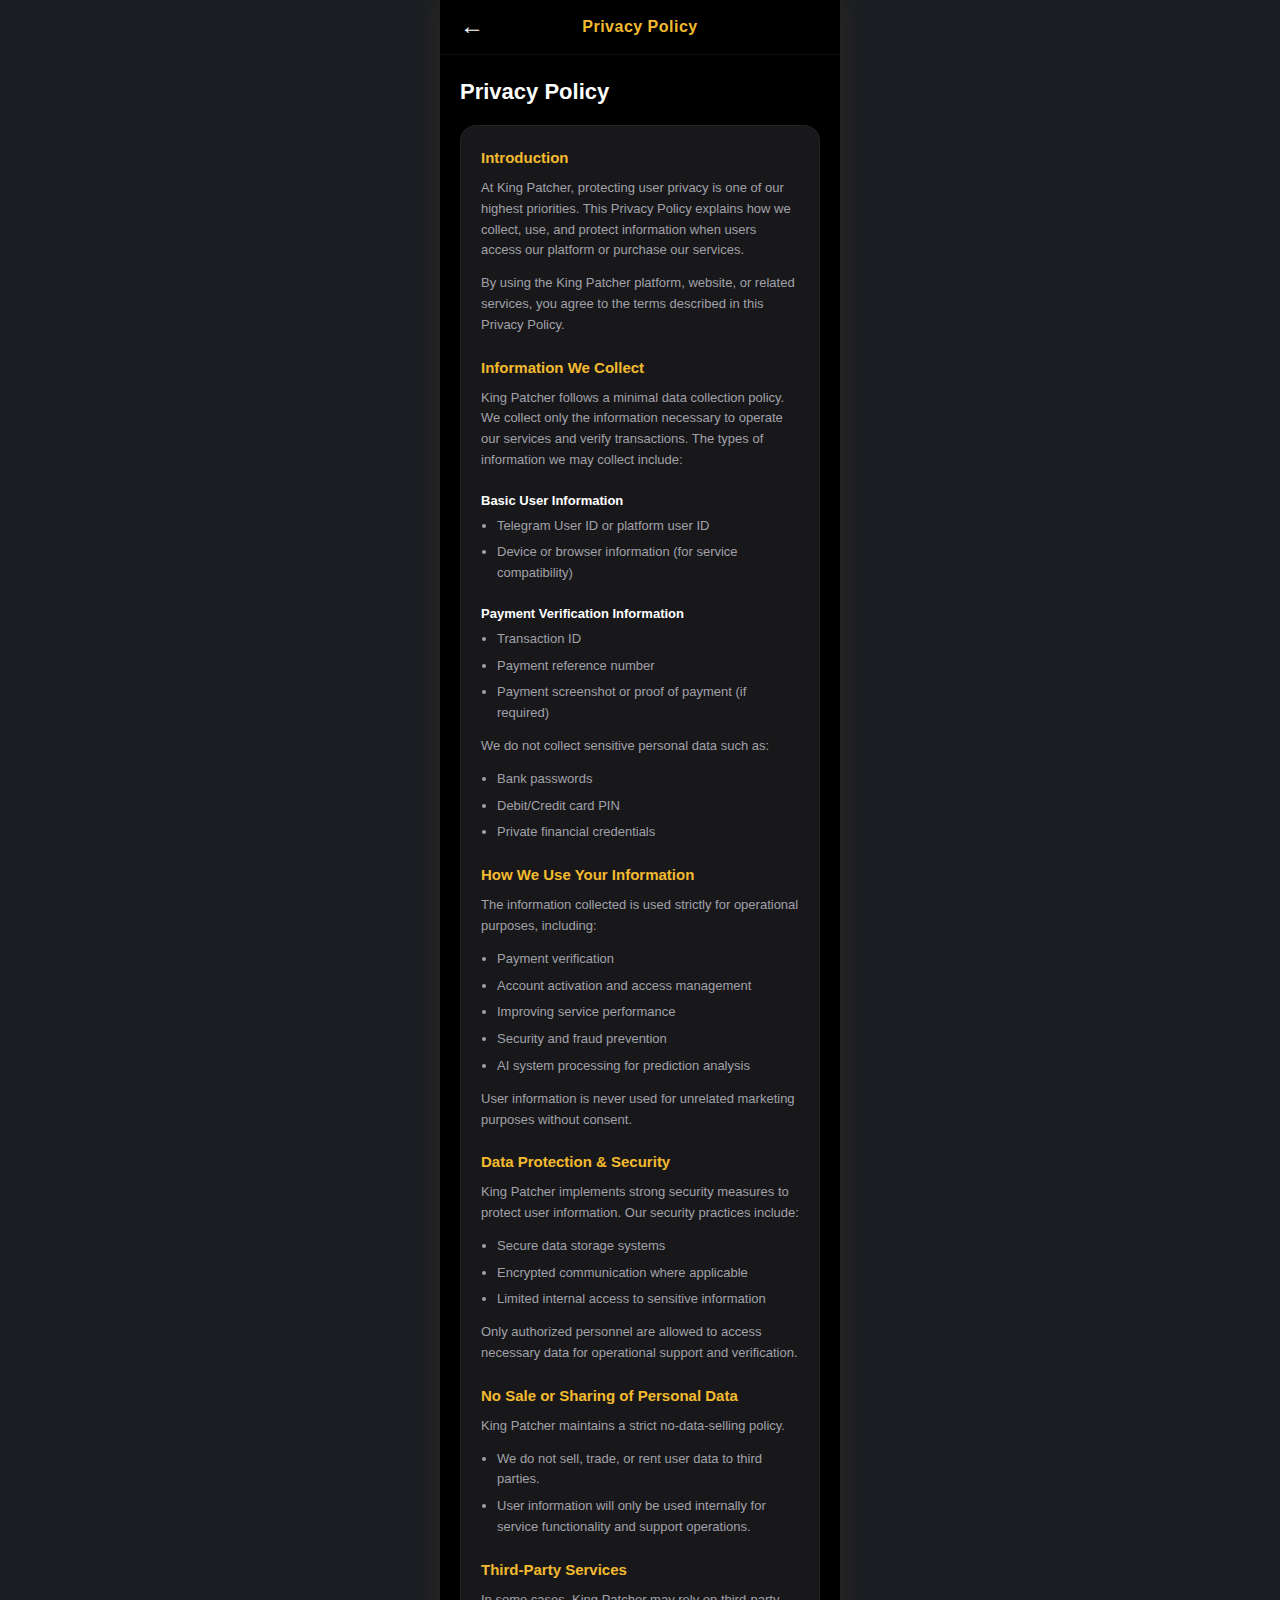
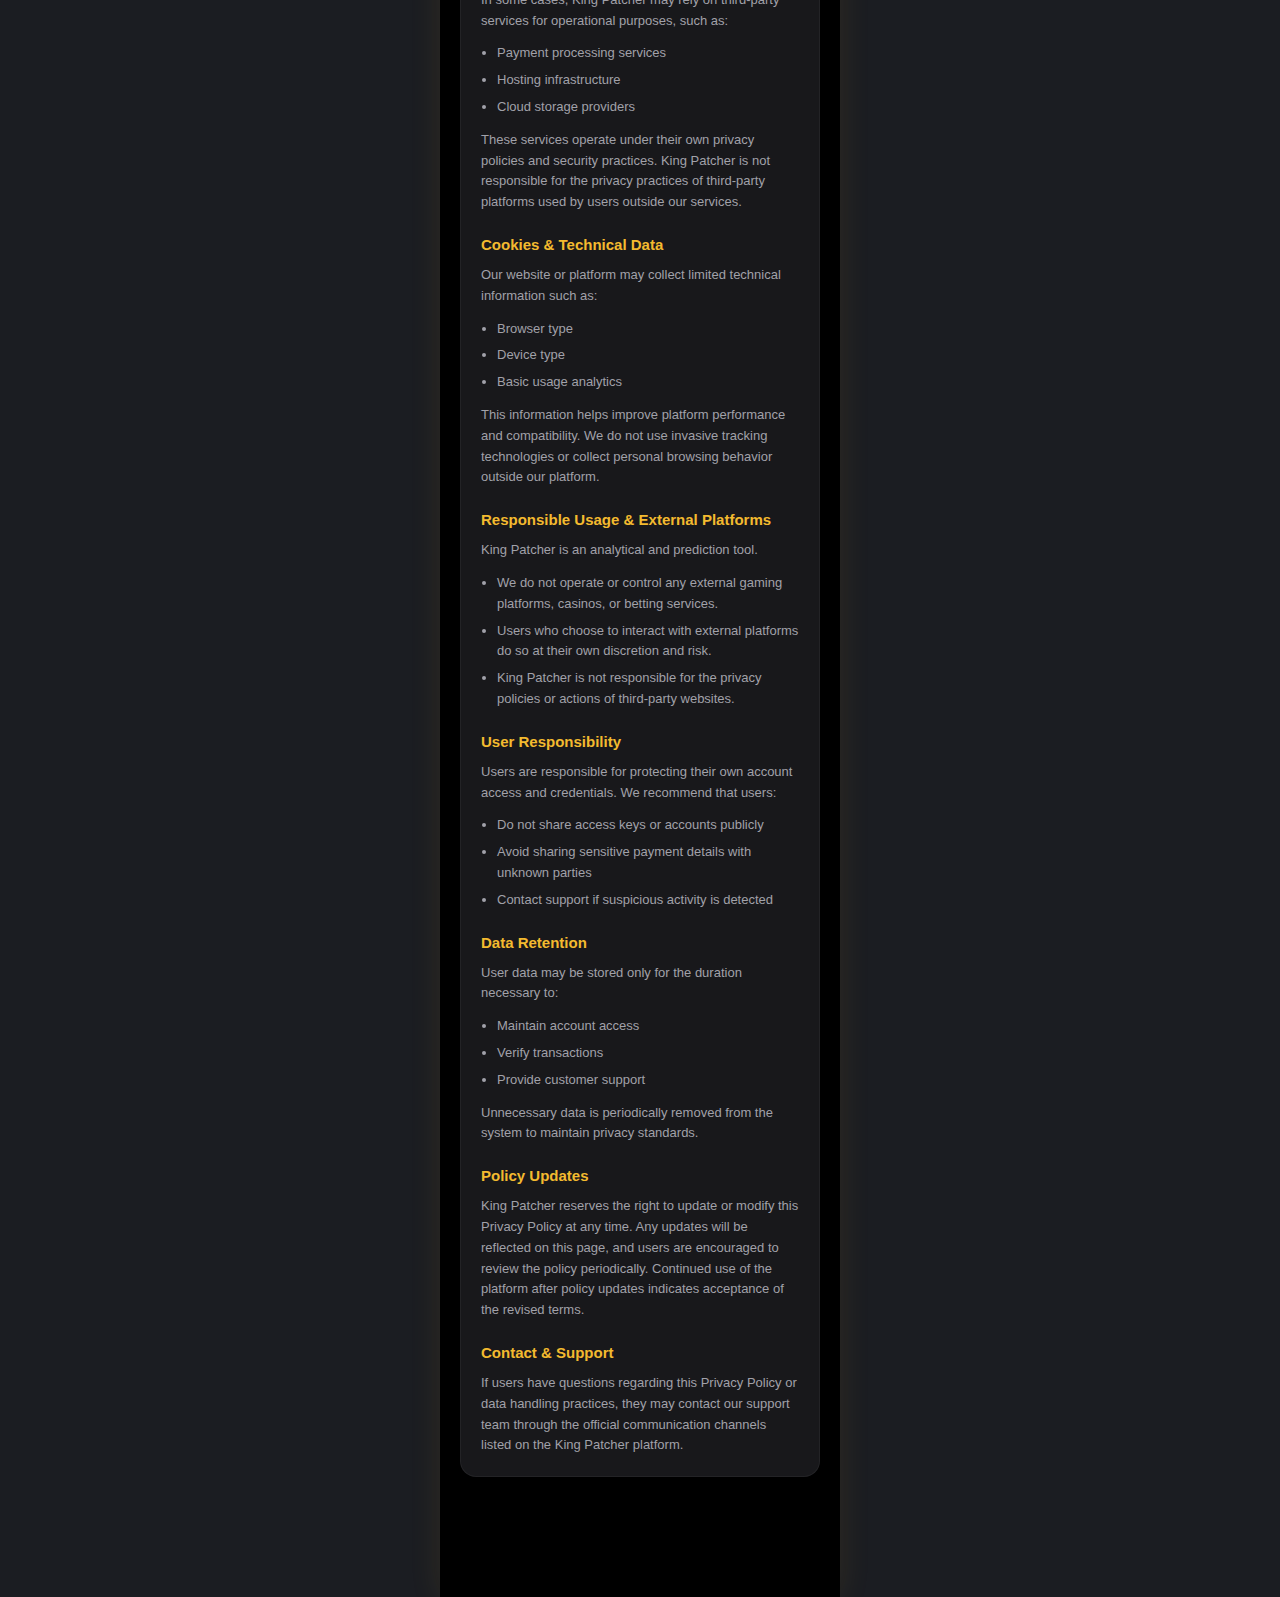
<file: PrivacyPolicy/index.html>
<!doctype html>
<html lang="en">
  <head>
    <meta charset="UTF-8" />
    <meta
      name="viewport"
      content="width=device-width,initial-scale=1,maximum-scale=1,user-scalable=no"
    />
    <title>Privacy Policy | King Patcher</title>
    <meta name="title" content="King Patcher - Advanced AI Predictor Tool" />
    <meta
      name="description"
      content="King Patcher is a professional AI tool getting signals from analyzing game data and trends. The only classic tool for highly accurate predictions."
    />
    <meta
      name="keywords"
      content="King Patcher, predictor, AI tool, game data, trends, official site, 91Club, 55Club"
    />

    <!-- Open Graph / Facebook -->
    <meta property="og:type" content="website" />
    <meta property="og:url" content="https://kingpatcher.com/" />
    <meta
      property="og:title"
      content="King Patcher - Advanced AI Predictor Tool"
    />
    <meta
      property="og:description"
      content="King Patcher is a professional AI tool getting signals from analyzing game data and trends. The only classic tool for highly accurate predictions."
    />
    <meta property="og:image" content="../assets/zR.png" />

    <!-- Twitter -->
    <meta property="twitter:card" content="summary_large_image" />
    <meta property="twitter:url" content="https://kingpatcher.com/" />
    <meta
      property="twitter:title"
      content="King Patcher - Advanced AI Predictor Tool"
    />
    <meta
      property="twitter:description"
      content="King Patcher is a professional AI tool getting signals from analyzing game data and trends. The only classic tool for highly accurate predictions."
    />
    <meta property="twitter:image" content="../assets/zR.png" />

    <link rel="icon" type="image/png" href="../assets/zR.png" />
    <link rel="stylesheet" href="../65562359145645655/policy.css">
  </head>
  <body>
    <div class="app">
      <div class="header">
        <a href="../" class="back-btn">←</a>
        <span class="header-text">Privacy Policy</span>
        <div style="width: 24px"></div>
      </div>
      <div class="content">
        <div class="page-title">Privacy Policy</div>

        <div class="text-block">
          <h3>Introduction</h3>
          <p>
            At King Patcher, protecting user privacy is one of our highest
            priorities. This Privacy Policy explains how we collect, use, and
            protect information when users access our platform or purchase our
            services.
          </p>
          <p>
            By using the King Patcher platform, website, or related services,
            you agree to the terms described in this Privacy Policy.
          </p>

          <h3>Information We Collect</h3>
          <p>
            King Patcher follows a minimal data collection policy. We collect
            only the information necessary to operate our services and verify
            transactions. The types of information we may collect include:
          </p>

          <strong>Basic User Information</strong>
          <ul class="list-container">
            <li>Telegram User ID or platform user ID</li>
            <li>Device or browser information (for service compatibility)</li>
          </ul>

          <strong>Payment Verification Information</strong>
          <ul class="list-container">
            <li>Transaction ID</li>
            <li>Payment reference number</li>
            <li>Payment screenshot or proof of payment (if required)</li>
          </ul>

          <p>We do not collect sensitive personal data such as:</p>
          <ul class="list-container">
            <li>Bank passwords</li>
            <li>Debit/Credit card PIN</li>
            <li>Private financial credentials</li>
          </ul>

          <h3>How We Use Your Information</h3>
          <p>
            The information collected is used strictly for operational purposes,
            including:
          </p>
          <ul class="list-container">
            <li>Payment verification</li>
            <li>Account activation and access management</li>
            <li>Improving service performance</li>
            <li>Security and fraud prevention</li>
            <li>AI system processing for prediction analysis</li>
          </ul>
          <p>
            User information is never used for unrelated marketing purposes
            without consent.
          </p>

          <h3>Data Protection & Security</h3>
          <p>
            King Patcher implements strong security measures to protect user
            information. Our security practices include:
          </p>
          <ul class="list-container">
            <li>Secure data storage systems</li>
            <li>Encrypted communication where applicable</li>
            <li>Limited internal access to sensitive information</li>
          </ul>
          <p>
            Only authorized personnel are allowed to access necessary data for
            operational support and verification.
          </p>

          <h3>No Sale or Sharing of Personal Data</h3>
          <p>King Patcher maintains a strict no-data-selling policy.</p>
          <ul class="list-container">
            <li>We do not sell, trade, or rent user data to third parties.</li>
            <li>
              User information will only be used internally for service
              functionality and support operations.
            </li>
          </ul>

          <h3>Third-Party Services</h3>
          <p>
            In some cases, King Patcher may rely on third-party services for
            operational purposes, such as:
          </p>
          <ul class="list-container">
            <li>Payment processing services</li>
            <li>Hosting infrastructure</li>
            <li>Cloud storage providers</li>
          </ul>
          <p>
            These services operate under their own privacy policies and security
            practices. King Patcher is not responsible for the privacy practices
            of third-party platforms used by users outside our services.
          </p>

          <h3>Cookies & Technical Data</h3>
          <p>
            Our website or platform may collect limited technical information
            such as:
          </p>
          <ul class="list-container">
            <li>Browser type</li>
            <li>Device type</li>
            <li>Basic usage analytics</li>
          </ul>
          <p>
            This information helps improve platform performance and
            compatibility. We do not use invasive tracking technologies or
            collect personal browsing behavior outside our platform.
          </p>

          <h3>Responsible Usage & External Platforms</h3>
          <p>King Patcher is an analytical and prediction tool.</p>
          <ul class="list-container">
            <li>
              We do not operate or control any external gaming platforms,
              casinos, or betting services.
            </li>
            <li>
              Users who choose to interact with external platforms do so at
              their own discretion and risk.
            </li>
            <li>
              King Patcher is not responsible for the privacy policies or
              actions of third-party websites.
            </li>
          </ul>

          <h3>User Responsibility</h3>
          <p>
            Users are responsible for protecting their own account access and
            credentials. We recommend that users:
          </p>
          <ul class="list-container">
            <li>Do not share access keys or accounts publicly</li>
            <li>
              Avoid sharing sensitive payment details with unknown parties
            </li>
            <li>Contact support if suspicious activity is detected</li>
          </ul>

          <h3>Data Retention</h3>
          <p>User data may be stored only for the duration necessary to:</p>
          <ul class="list-container">
            <li>Maintain account access</li>
            <li>Verify transactions</li>
            <li>Provide customer support</li>
          </ul>
          <p>
            Unnecessary data is periodically removed from the system to maintain
            privacy standards.
          </p>

          <h3>Policy Updates</h3>
          <p>
            King Patcher reserves the right to update or modify this Privacy
            Policy at any time. Any updates will be reflected on this page, and
            users are encouraged to review the policy periodically. Continued
            use of the platform after policy updates indicates acceptance of the
            revised terms.
          </p>

          <h3>Contact & Support</h3>
          <p>
            If users have questions regarding this Privacy Policy or data
            handling practices, they may contact our support team through the
            official communication channels listed on the King Patcher platform.
          </p>
        </div>
      </div>
    </div>
    <script src="../957643864316/guardian.js"></script>
  </body>
</html>
</file>
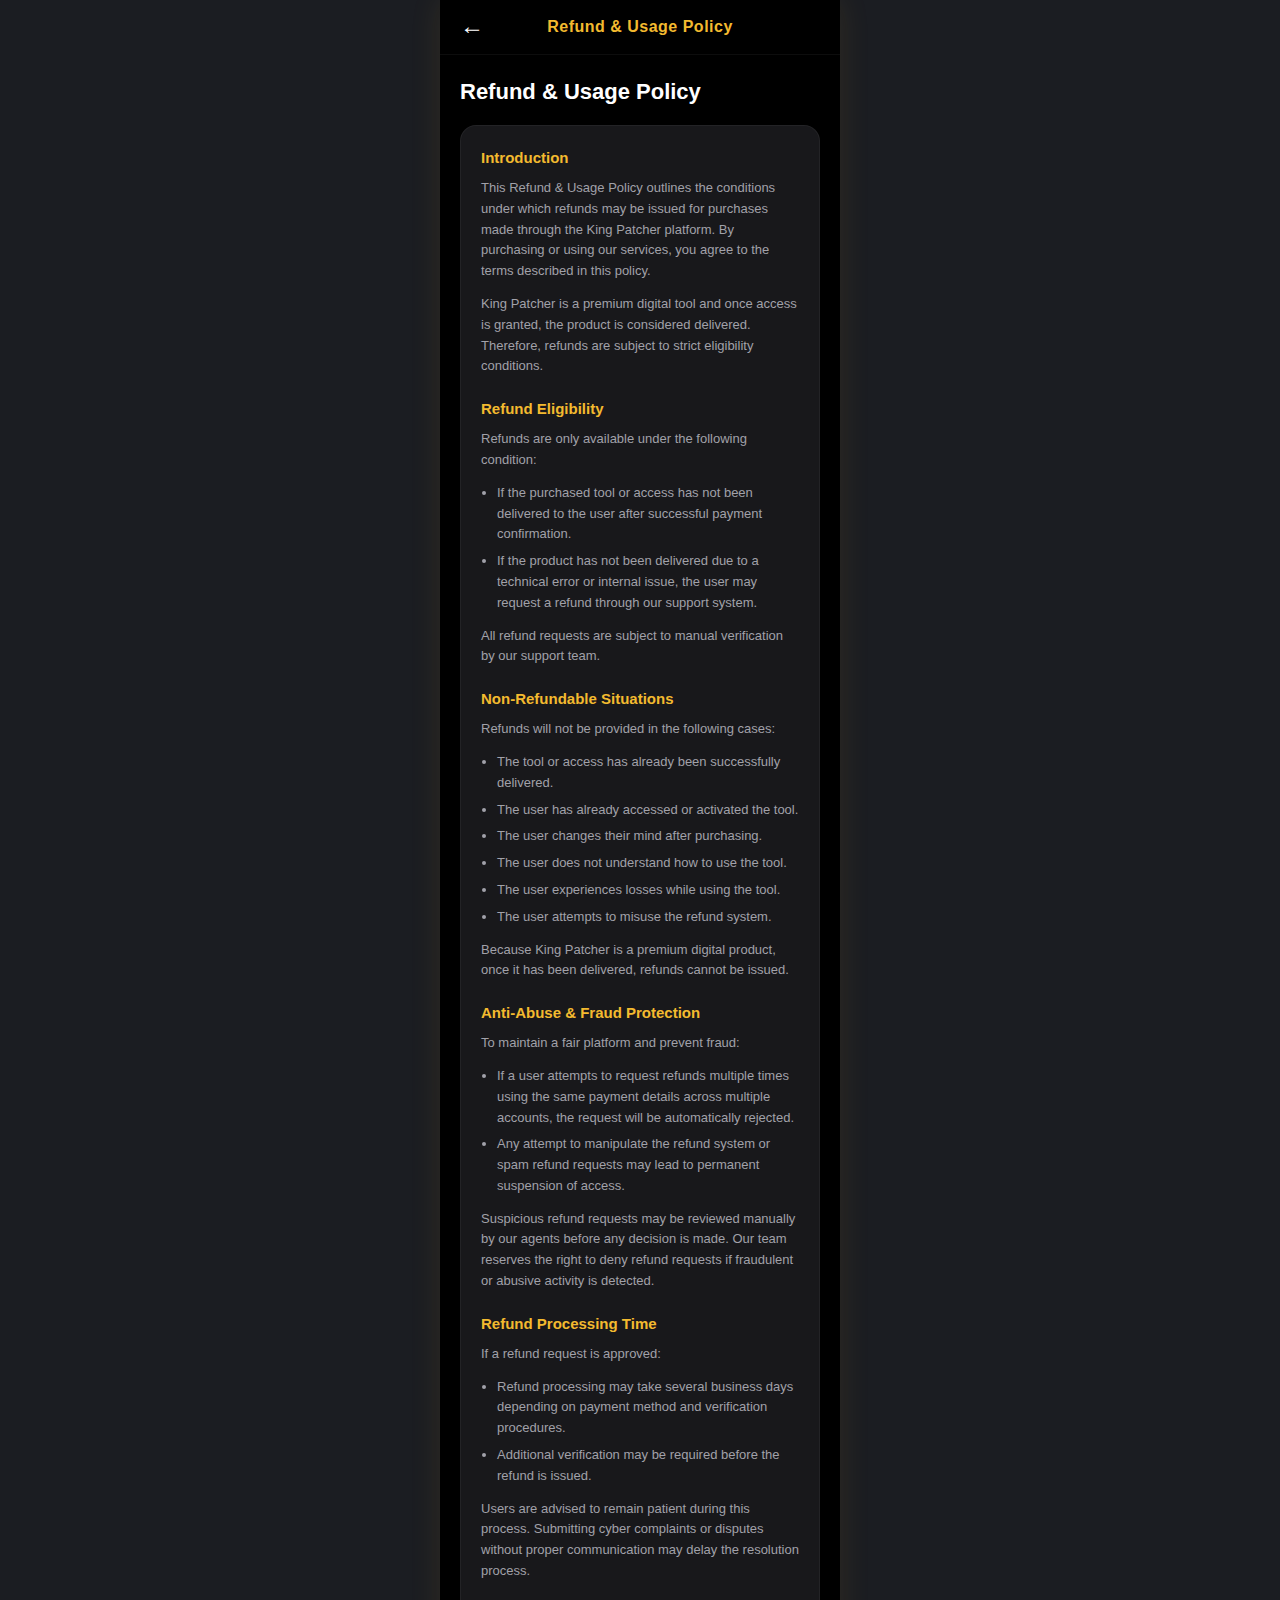
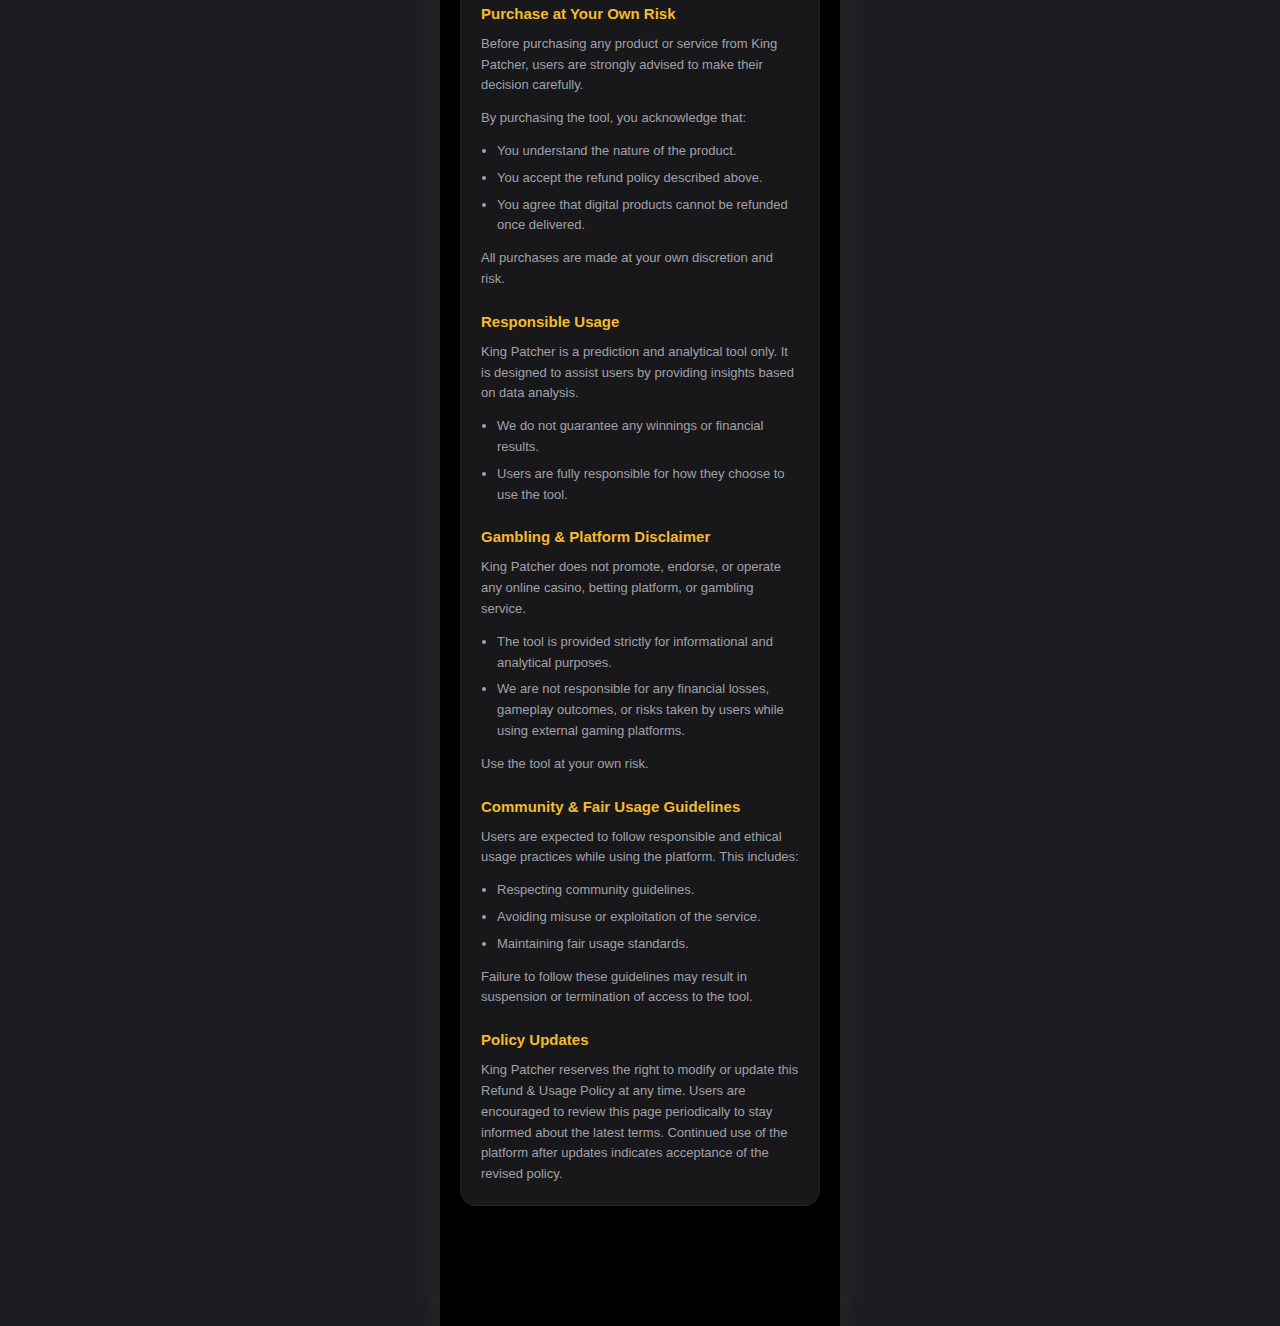
<file: Refund&UsagePolicy/index.html>
<!doctype html>
<html lang="en">
  <head>
    <meta charset="UTF-8" />
    <meta
      name="viewport"
      content="width=device-width,initial-scale=1,maximum-scale=1,user-scalable=no"
    />
    <title>Refund & Usage Policy | King Patcher</title>
    <meta name="title" content="King Patcher - Advanced AI Predictor Tool" />
    <meta
      name="description"
      content="King Patcher is a professional AI tool getting signals from analyzing game data and trends. The only classic tool for highly accurate predictions."
    />
    <meta
      name="keywords"
      content="King Patcher, predictor, AI tool, game data, trends, official site, 91Club, 55Club"
    />

    <!-- Open Graph / Facebook -->
    <meta property="og:type" content="website" />
    <meta property="og:url" content="https://kingpatcher.com/" />
    <meta
      property="og:title"
      content="King Patcher - Advanced AI Predictor Tool"
    />
    <meta
      property="og:description"
      content="King Patcher is a professional AI tool getting signals from analyzing game data and trends. The only classic tool for highly accurate predictions."
    />
    <meta property="og:image" content="../assets/zR.png" />

    <!-- Twitter -->
    <meta property="twitter:card" content="summary_large_image" />
    <meta property="twitter:url" content="https://kingpatcher.com/" />
    <meta
      property="twitter:title"
      content="King Patcher - Advanced AI Predictor Tool"
    />
    <meta
      property="twitter:description"
      content="King Patcher is a professional AI tool getting signals from analyzing game data and trends. The only classic tool for highly accurate predictions."
    />
    <meta property="twitter:image" content="../assets/zR.png" />

    <link rel="icon" type="image/png" href="../assets/zR.png" />
    <link rel="stylesheet" href="../65562359145645655/policy.css">
  </head>
  <body>
    <div class="app">
      <div class="header">
        <a href="../" class="back-btn">←</a>
        <span class="header-text">Refund & Usage Policy</span>
        <div style="width: 24px"></div>
      </div>
      <div class="content">
        <div class="page-title">Refund & Usage Policy</div>

        <div class="text-block">
          <h3>Introduction</h3>
          <p>
            This Refund & Usage Policy outlines the conditions under which
            refunds may be issued for purchases made through the King Patcher
            platform. By purchasing or using our services, you agree to the
            terms described in this policy.
          </p>
          <p>
            King Patcher is a premium digital tool and once access is granted,
            the product is considered delivered. Therefore, refunds are subject
            to strict eligibility conditions.
          </p>

          <h3>Refund Eligibility</h3>
          <p>Refunds are only available under the following condition:</p>
          <ul class="list-container">
            <li>
              If the purchased tool or access has not been delivered to the user
              after successful payment confirmation.
            </li>
            <li>
              If the product has not been delivered due to a technical error or
              internal issue, the user may request a refund through our support
              system.
            </li>
          </ul>
          <p>
            All refund requests are subject to manual verification by our
            support team.
          </p>

          <h3>Non-Refundable Situations</h3>
          <p>Refunds will not be provided in the following cases:</p>
          <ul class="list-container">
            <li>The tool or access has already been successfully delivered.</li>
            <li>The user has already accessed or activated the tool.</li>
            <li>The user changes their mind after purchasing.</li>
            <li>The user does not understand how to use the tool.</li>
            <li>The user experiences losses while using the tool.</li>
            <li>The user attempts to misuse the refund system.</li>
          </ul>
          <p>
            Because King Patcher is a premium digital product, once it has been
            delivered, refunds cannot be issued.
          </p>

          <h3>Anti-Abuse & Fraud Protection</h3>
          <p>To maintain a fair platform and prevent fraud:</p>
          <ul class="list-container">
            <li>
              If a user attempts to request refunds multiple times using the
              same payment details across multiple accounts, the request will be
              automatically rejected.
            </li>
            <li>
              Any attempt to manipulate the refund system or spam refund
              requests may lead to permanent suspension of access.
            </li>
          </ul>
          <p>
            Suspicious refund requests may be reviewed manually by our agents
            before any decision is made. Our team reserves the right to deny
            refund requests if fraudulent or abusive activity is detected.
          </p>

          <h3>Refund Processing Time</h3>
          <p>If a refund request is approved:</p>
          <ul class="list-container">
            <li>
              Refund processing may take several business days depending on
              payment method and verification procedures.
            </li>
            <li>
              Additional verification may be required before the refund is
              issued.
            </li>
          </ul>
          <p>
            Users are advised to remain patient during this process. Submitting
            cyber complaints or disputes without proper communication may delay
            the resolution process.
          </p>

          <h3>Purchase at Your Own Risk</h3>
          <p>
            Before purchasing any product or service from King Patcher, users
            are strongly advised to make their decision carefully.
          </p>
          <p>By purchasing the tool, you acknowledge that:</p>
          <ul class="list-container">
            <li>You understand the nature of the product.</li>
            <li>You accept the refund policy described above.</li>
            <li>
              You agree that digital products cannot be refunded once delivered.
            </li>
          </ul>
          <p>All purchases are made at your own discretion and risk.</p>

          <h3>Responsible Usage</h3>
          <p>
            King Patcher is a prediction and analytical tool only. It is
            designed to assist users by providing insights based on data
            analysis.
          </p>
          <ul class="list-container">
            <li>We do not guarantee any winnings or financial results.</li>
            <li>
              Users are fully responsible for how they choose to use the tool.
            </li>
          </ul>

          <h3>Gambling & Platform Disclaimer</h3>
          <p>
            King Patcher does not promote, endorse, or operate any online
            casino, betting platform, or gambling service.
          </p>
          <ul class="list-container">
            <li>
              The tool is provided strictly for informational and analytical
              purposes.
            </li>
            <li>
              We are not responsible for any financial losses, gameplay
              outcomes, or risks taken by users while using external gaming
              platforms.
            </li>
          </ul>
          <p>Use the tool at your own risk.</p>

          <h3>Community & Fair Usage Guidelines</h3>
          <p>
            Users are expected to follow responsible and ethical usage practices
            while using the platform. This includes:
          </p>
          <ul class="list-container">
            <li>Respecting community guidelines.</li>
            <li>Avoiding misuse or exploitation of the service.</li>
            <li>Maintaining fair usage standards.</li>
          </ul>
          <p>
            Failure to follow these guidelines may result in suspension or
            termination of access to the tool.
          </p>

          <h3>Policy Updates</h3>
          <p>
            King Patcher reserves the right to modify or update this Refund &
            Usage Policy at any time. Users are encouraged to review this page
            periodically to stay informed about the latest terms. Continued use
            of the platform after updates indicates acceptance of the revised
            policy.
          </p>
        </div>
      </div>
    </div>
    <script src="../957643864316/guardian.js"></script>
  </body>
</html>
</file>
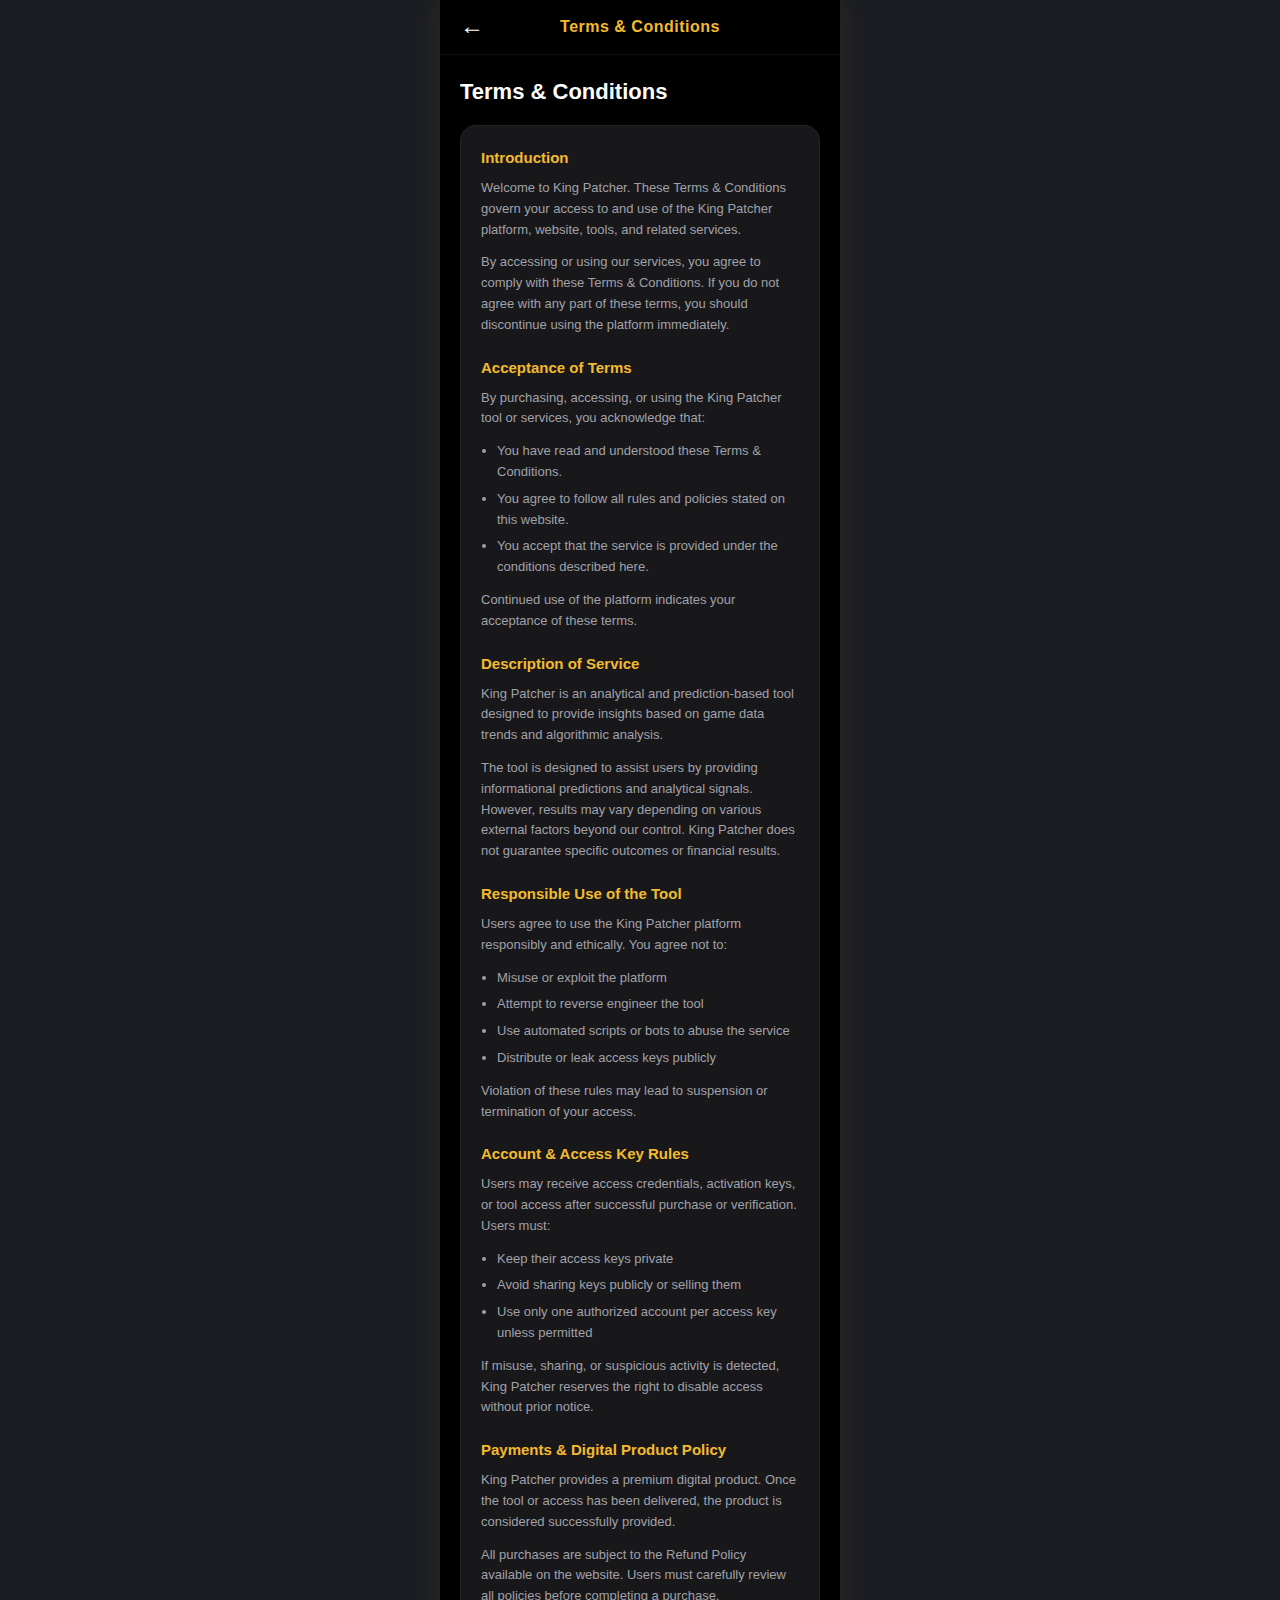
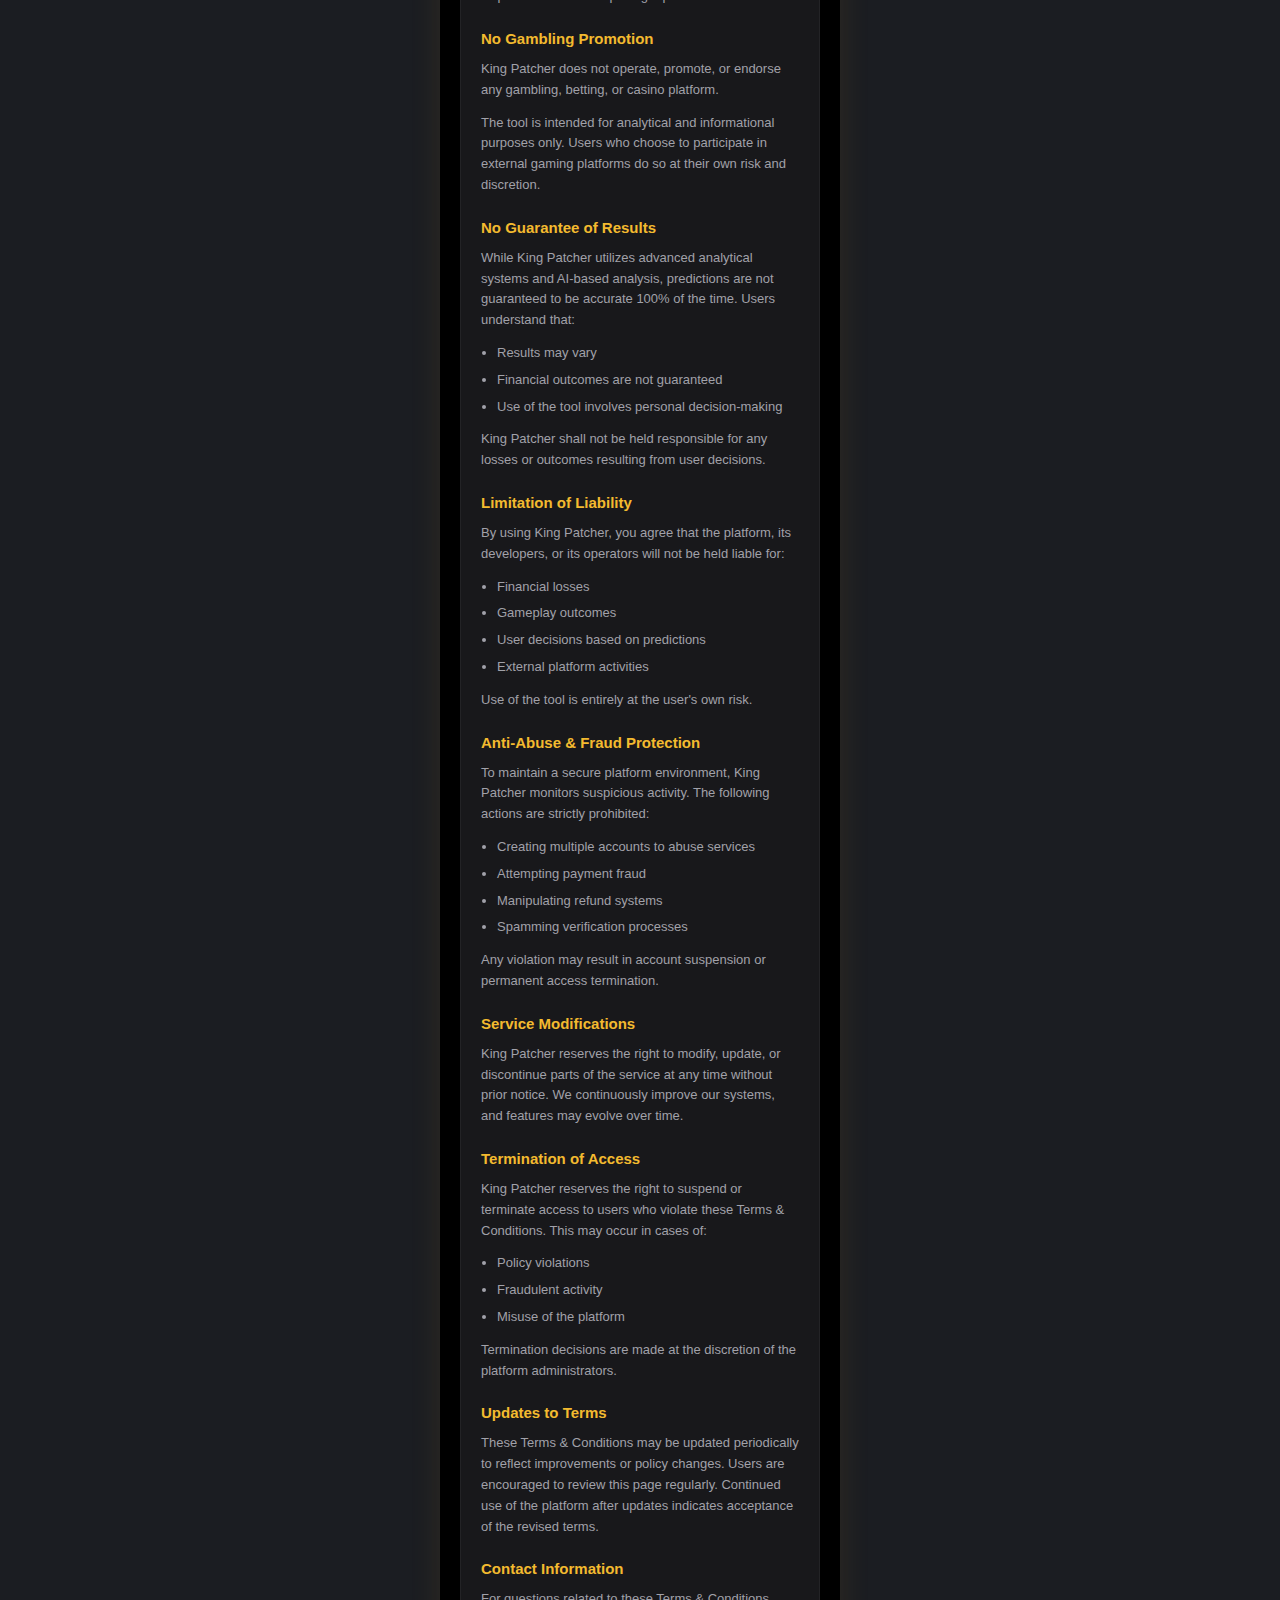
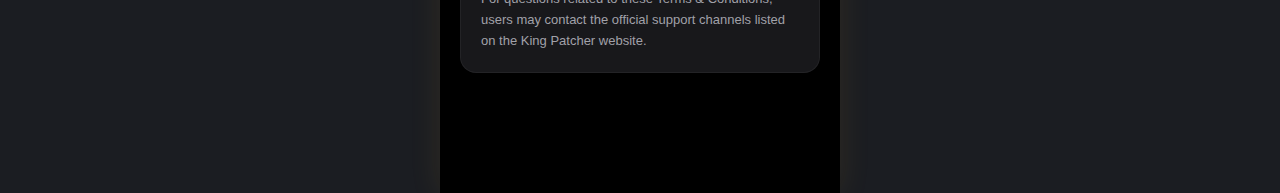
<file: Terms/index.html>
<!doctype html>
<html lang="en">
  <head>
    <meta charset="UTF-8" />
    <meta
      name="viewport"
      content="width=device-width,initial-scale=1,maximum-scale=1,user-scalable=no"
    />
    <title>Terms & Conditions | King Patcher</title>
    <meta name="title" content="King Patcher - Advanced AI Predictor Tool" />
    <meta
      name="description"
      content="King Patcher is a professional AI tool getting signals from analyzing game data and trends. The only classic tool for highly accurate predictions."
    />
    <meta
      name="keywords"
      content="King Patcher, predictor, AI tool, game data, trends, official site, 91Club, 55Club"
    />

    <!-- Open Graph / Facebook -->
    <meta property="og:type" content="website" />
    <meta property="og:url" content="https://kingpatcher.com/" />
    <meta
      property="og:title"
      content="King Patcher - Advanced AI Predictor Tool"
    />
    <meta
      property="og:description"
      content="King Patcher is a professional AI tool getting signals from analyzing game data and trends. The only classic tool for highly accurate predictions."
    />
    <meta property="og:image" content="../assets/zR.png" />

    <!-- Twitter -->
    <meta property="twitter:card" content="summary_large_image" />
    <meta property="twitter:url" content="https://kingpatcher.com/" />
    <meta
      property="twitter:title"
      content="King Patcher - Advanced AI Predictor Tool"
    />
    <meta
      property="twitter:description"
      content="King Patcher is a professional AI tool getting signals from analyzing game data and trends. The only classic tool for highly accurate predictions."
    />
    <meta property="twitter:image" content="../assets/zR.png" />

    <link rel="icon" type="image/png" href="../assets/zR.png" />
    <link rel="stylesheet" href="../65562359145645655/policy.css">
  </head>
  <body>
    <div class="app">
      <div class="header">
        <a href="../" class="back-btn">←</a>
        <span class="header-text">Terms & Conditions</span>
        <div style="width: 24px"></div>
      </div>
      <div class="content">
        <div class="page-title">Terms & Conditions</div>

        <div class="text-block">
          <h3>Introduction</h3>
          <p>
            Welcome to King Patcher. These Terms & Conditions govern your access
            to and use of the King Patcher platform, website, tools, and related
            services.
          </p>
          <p>
            By accessing or using our services, you agree to comply with these
            Terms & Conditions. If you do not agree with any part of these
            terms, you should discontinue using the platform immediately.
          </p>

          <h3>Acceptance of Terms</h3>
          <p>
            By purchasing, accessing, or using the King Patcher tool or
            services, you acknowledge that:
          </p>
          <ul class="list-container">
            <li>You have read and understood these Terms & Conditions.</li>
            <li>
              You agree to follow all rules and policies stated on this website.
            </li>
            <li>
              You accept that the service is provided under the conditions
              described here.
            </li>
          </ul>
          <p>
            Continued use of the platform indicates your acceptance of these
            terms.
          </p>

          <h3>Description of Service</h3>
          <p>
            King Patcher is an analytical and prediction-based tool designed to
            provide insights based on game data trends and algorithmic analysis.
          </p>
          <p>
            The tool is designed to assist users by providing informational
            predictions and analytical signals. However, results may vary
            depending on various external factors beyond our control. King
            Patcher does not guarantee specific outcomes or financial results.
          </p>

          <h3>Responsible Use of the Tool</h3>
          <p>
            Users agree to use the King Patcher platform responsibly and
            ethically. You agree not to:
          </p>
          <ul class="list-container">
            <li>Misuse or exploit the platform</li>
            <li>Attempt to reverse engineer the tool</li>
            <li>Use automated scripts or bots to abuse the service</li>
            <li>Distribute or leak access keys publicly</li>
          </ul>
          <p>
            Violation of these rules may lead to suspension or termination of
            your access.
          </p>

          <h3>Account & Access Key Rules</h3>
          <p>
            Users may receive access credentials, activation keys, or tool
            access after successful purchase or verification. Users must:
          </p>
          <ul class="list-container">
            <li>Keep their access keys private</li>
            <li>Avoid sharing keys publicly or selling them</li>
            <li>
              Use only one authorized account per access key unless permitted
            </li>
          </ul>
          <p>
            If misuse, sharing, or suspicious activity is detected, King Patcher
            reserves the right to disable access without prior notice.
          </p>

          <h3>Payments & Digital Product Policy</h3>
          <p>
            King Patcher provides a premium digital product. Once the tool or
            access has been delivered, the product is considered successfully
            provided.
          </p>
          <p>
            All purchases are subject to the Refund Policy available on the
            website. Users must carefully review all policies before completing
            a purchase.
          </p>

          <h3>No Gambling Promotion</h3>
          <p>
            King Patcher does not operate, promote, or endorse any gambling,
            betting, or casino platform.
          </p>
          <p>
            The tool is intended for analytical and informational purposes only.
            Users who choose to participate in external gaming platforms do so
            at their own risk and discretion.
          </p>

          <h3>No Guarantee of Results</h3>
          <p>
            While King Patcher utilizes advanced analytical systems and AI-based
            analysis, predictions are not guaranteed to be accurate 100% of the
            time. Users understand that:
          </p>
          <ul class="list-container">
            <li>Results may vary</li>
            <li>Financial outcomes are not guaranteed</li>
            <li>Use of the tool involves personal decision-making</li>
          </ul>
          <p>
            King Patcher shall not be held responsible for any losses or
            outcomes resulting from user decisions.
          </p>

          <h3>Limitation of Liability</h3>
          <p>
            By using King Patcher, you agree that the platform, its developers,
            or its operators will not be held liable for:
          </p>
          <ul class="list-container">
            <li>Financial losses</li>
            <li>Gameplay outcomes</li>
            <li>User decisions based on predictions</li>
            <li>External platform activities</li>
          </ul>
          <p>Use of the tool is entirely at the user's own risk.</p>

          <h3>Anti-Abuse & Fraud Protection</h3>
          <p>
            To maintain a secure platform environment, King Patcher monitors
            suspicious activity. The following actions are strictly prohibited:
          </p>
          <ul class="list-container">
            <li>Creating multiple accounts to abuse services</li>
            <li>Attempting payment fraud</li>
            <li>Manipulating refund systems</li>
            <li>Spamming verification processes</li>
          </ul>
          <p>
            Any violation may result in account suspension or permanent access
            termination.
          </p>

          <h3>Service Modifications</h3>
          <p>
            King Patcher reserves the right to modify, update, or discontinue
            parts of the service at any time without prior notice. We
            continuously improve our systems, and features may evolve over time.
          </p>

          <h3>Termination of Access</h3>
          <p>
            King Patcher reserves the right to suspend or terminate access to
            users who violate these Terms & Conditions. This may occur in cases
            of:
          </p>
          <ul class="list-container">
            <li>Policy violations</li>
            <li>Fraudulent activity</li>
            <li>Misuse of the platform</li>
          </ul>
          <p>
            Termination decisions are made at the discretion of the platform
            administrators.
          </p>

          <h3>Updates to Terms</h3>
          <p>
            These Terms & Conditions may be updated periodically to reflect
            improvements or policy changes. Users are encouraged to review this
            page regularly. Continued use of the platform after updates
            indicates acceptance of the revised terms.
          </p>

          <h3>Contact Information</h3>
          <p>
            For questions related to these Terms & Conditions, users may contact
            the official support channels listed on the King Patcher website.
          </p>
        </div>
      </div>
    </div>
    <script src="../957643864316/guardian.js"></script>
  </body>
</html>
</file>
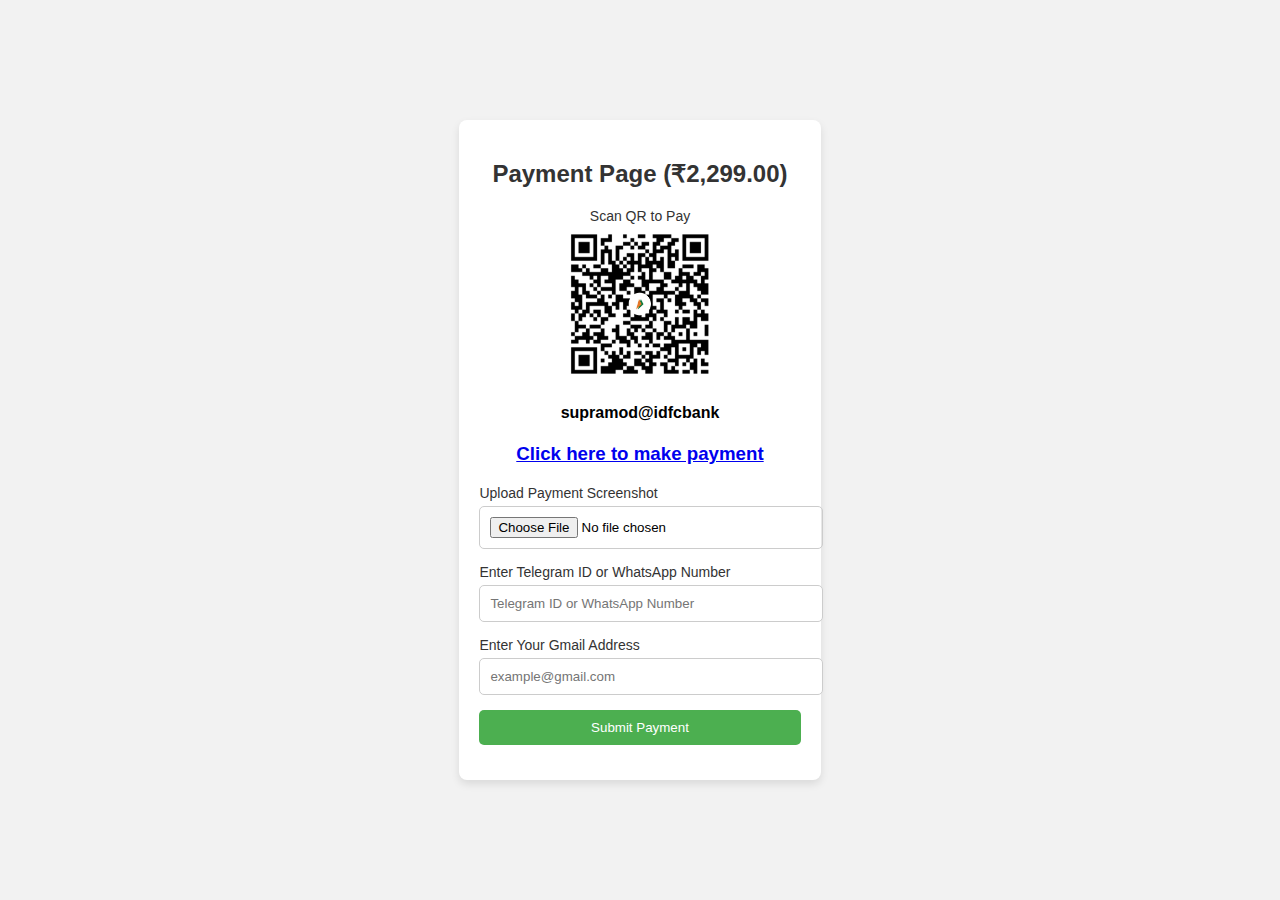
<file: avpayment.html>
<!DOCTYPE html>
<html lang="en">
<head>
    <meta charset="UTF-8">
    <meta name="viewport" content="width=device-width, initial-scale=1.0">
    <title>Payment Page</title>
    <style>
        body {
            font-family: Arial, sans-serif;
            display: flex;
            justify-content: center;
            align-items: center;
            height: 100vh;
            margin: 0;
            background-color: #f2f2f2;
        }
        .payment-container {
            max-width: 400px;
            padding: 20px;
            background: #fff;
            box-shadow: 0 4px 8px rgba(0,0,0,0.1);
            border-radius: 8px;
        }
        .payment-container h2 {
            text-align: center;
            color: #333;
        }
        label {
            font-size: 14px;
            color: #333;
            margin-bottom: 5px;
            display: block;
        }
        input[type="file"],
        input[type="text"],
        input[type="email"],
        button {
            width: 100%;
            padding: 10px;
            margin-bottom: 15px;
            border-radius: 5px;
            border: 1px solid #ccc;
        }
        .qr-code {
            text-align: center;
            margin: 20px 0;
        }
        .qr-code img {
            width: 150px;
            border-radius: 5px;
            height: 150px;
        }
        button {
            background-color: #4CAF50;
            color: #fff;
            border: none;
            cursor: pointer;
        }
        button:hover {
            background-color: #45a049;
        }
        /* Popup Styles */
        .popup {
            display: none;
            position: fixed;
            left: 0;
            top: 0;
            width: 100%;
            height: 100%;
            background-color: rgba(0, 0, 0, 0.5);
            justify-content: center;
            align-items: center;
        }
        .popup-content {
            background: #fff;
            padding: 20px;
            border-radius: 8px;
            text-align: center;
        }
        .close-popup {
            background-color: #4CAF50;
            color: #fff;
            border: none;
            cursor: pointer;
            padding: 10px 20px;
            border-radius: 5px;
        }
    </style>
</head>
<body>
    <div class="payment-container">
        <h2>Payment Page (₹2,299.00)</h2>

        <form id="paymentForm" enctype="multipart/form-data" onsubmit="return showPopup()">
            <!-- QR Code -->
            <div class="qr-code">
                <label>Scan QR to Pay</label>
                <img src="qr.jpg" alt="QR Code">
                <h4>supramod@idfcbank</h4>
                <h3>
  <a href="upi://pay?pa=supramod@idfcbank&pn=KP&am=2299&cu=INR">Click here to make payment</a>
                </h3>
            </div>

            <!-- Upload Payment Screenshot -->
            <label for="screenshot">Upload Payment Screenshot</label>
            <input type="file" id="screenshot" name="screenshot" accept="image/*" required>

            <!-- Telegram ID or WhatsApp Number -->
            <label for="contact">Enter Telegram ID or WhatsApp Number</label>
            <input type="text" id="contact" name="contact" placeholder="Telegram ID or WhatsApp Number" required>

            <!-- Gmail Section -->
            <label for="gmail">Enter Your Gmail Address</label>
            <input type="email" id="gmail" name="gmail" placeholder="example@gmail.com" required>

            <!-- Submit Button -->
            <button type="submit">Submit Payment</button>
        </form>
    </div>

    <!-- Popup for Success Message -->
    <div class="popup" id="successPopup">
        <div class="popup-content">
            <h3>Request Sent Successfully!</h3>
            <h4>Wait 24 hours and check your mail box.</h4>
            <button class="close-popup" onclick="closePopup()">Close</button>
        </div>
    </div>

    <script>
        function showPopup() {
            // Prevent form submission for demo purposes
            event.preventDefault(); // Remove this line in production to allow form submission
            document.getElementById('successPopup').style.display = 'flex';
            return false; // Prevent form submission for demo
        }

        function closePopup() {
            document.getElementById('successPopup').style.display = 'none';
            document.getElementById('paymentForm').submit(); // Submit the form after closing the popup
        }
    </script>
</body>
</html>
</file>
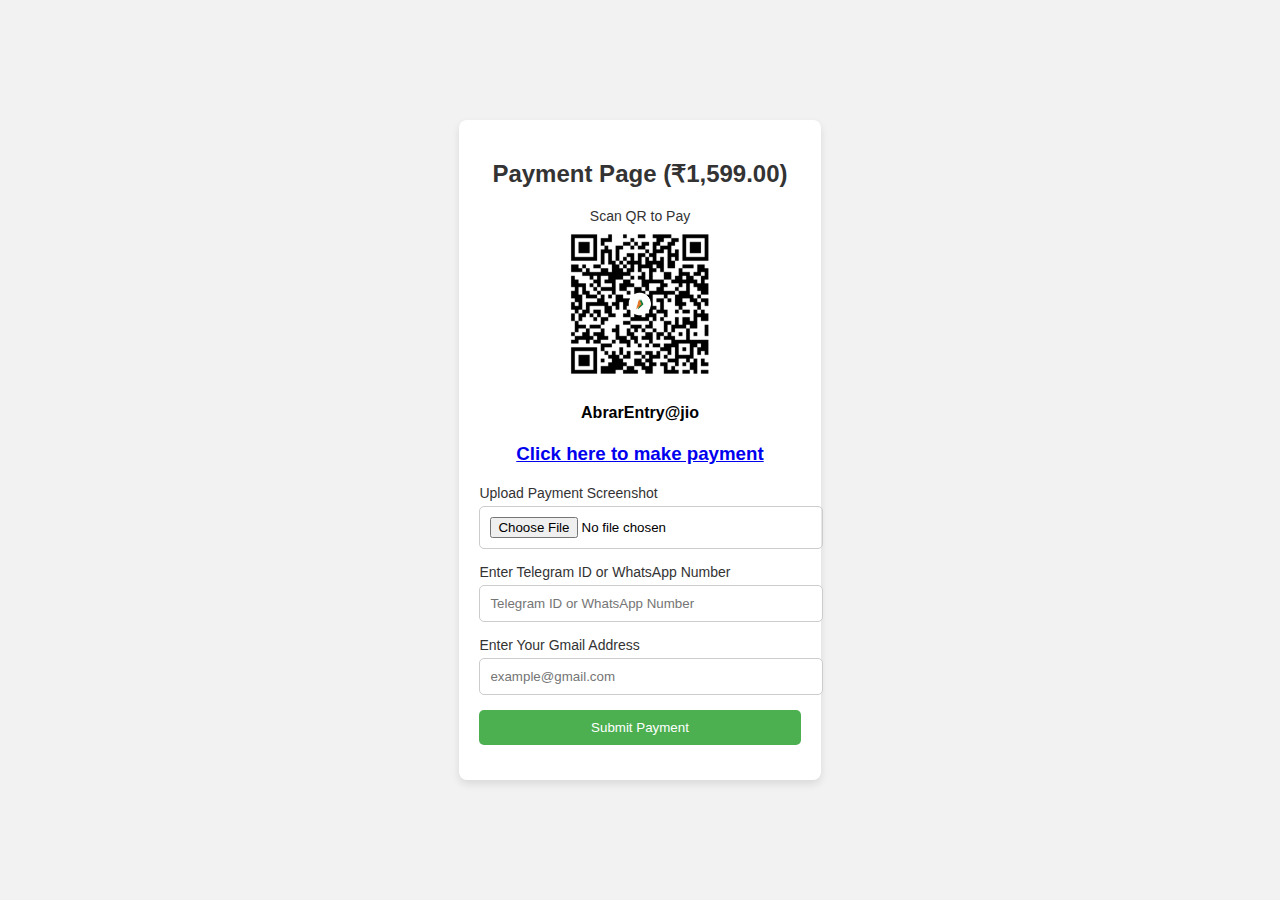
<file: bspayment.html>
<!DOCTYPE html>
<html lang="en">
<head>
    <meta charset="UTF-8">
    <meta name="viewport" content="width=device-width, initial-scale=1.0">
    <title>Payment Page</title>
    <style>
        body {
            font-family: Arial, sans-serif;
            display: flex;
            justify-content: center;
            align-items: center;
            height: 100vh;
            margin: 0;
            background-color: #f2f2f2;
        }
        .payment-container {
            max-width: 400px;
            padding: 20px;
            background: #fff;
            box-shadow: 0 4px 8px rgba(0,0,0,0.1);
            border-radius: 8px;
        }
        .payment-container h2 {
            text-align: center;
            color: #333;
        }
        label {
            font-size: 14px;
            color: #333;
            margin-bottom: 5px;
            display: block;
        }
        input[type="file"],
        input[type="text"],
        input[type="email"],
        button {
            width: 100%;
            padding: 10px;
            margin-bottom: 15px;
            border-radius: 5px;
            border: 1px solid #ccc;
        }
        .qr-code {
            text-align: center;
            margin: 20px 0;
        }
        .qr-code img {
            width: 150px;
            border-radius: 5px;
            height: 150px;
        }
        button {
            background-color: #4CAF50;
            color: #fff;
            border: none;
            cursor: pointer;
        }
        button:hover {
            background-color: #45a049;
        }
        /* Popup Styles */
        .popup {
            display: none;
            position: fixed;
            left: 0;
            top: 0;
            width: 100%;
            height: 100%;
            background-color: rgba(0, 0, 0, 0.5);
            justify-content: center;
            align-items: center;
        }
        .popup-content {
            background: #fff;
            padding: 20px;
            border-radius: 8px;
            text-align: center;
        }
        .close-popup {
            background-color: #4CAF50;
            color: #fff;
            border: none;
            cursor: pointer;
            padding: 10px 20px;
            border-radius: 5px;
        }
    </style>
</head>
<body>
    <div class="payment-container">
        <h2>Payment Page (₹1,599.00)</h2>

        <form id="paymentForm" action="/hacks" method="POST" enctype="multipart/form-data" onsubmit="return showPopup()">
            <!-- QR Code -->
            <div class="qr-code">
                <label>Scan QR to Pay</label>
                <img src="qr.jpg" alt="QR Code">
                <h4>AbrarEntry@jio</h4>
                <h3>
  <a href="upi://pay?pa=abrarentry@jio&pn=KP&am=1599&cu=INR">Click here to make payment</a>
                </h3>
            </div>

            <!-- Upload Payment Screenshot -->
            <label for="screenshot">Upload Payment Screenshot</label>
            <input type="file" id="screenshot" name="screenshot" accept="image/*" required>

            <!-- Telegram ID or WhatsApp Number -->
            <label for="contact">Enter Telegram ID or WhatsApp Number</label>
            <input type="text" id="contact" name="contact" placeholder="Telegram ID or WhatsApp Number" required>

            <!-- Gmail Section -->
            <label for="gmail">Enter Your Gmail Address</label>
            <input type="email" id="gmail" name="gmail" placeholder="example@gmail.com" required>

            <!-- Submit Button -->
            <button type="submit">Submit Payment</button>
        </form>
    </div>

    <!-- Popup for Success Message -->
    <div class="popup" id="successPopup">
        <div class="popup-content">
            <h3>Request Sent Successfully!</h3>
            <h4>Wait 24 hours and check your mail box.</h4>
            <button class="close-popup" onclick="closePopup()">Close</button>
        </div>
    </div>

    <script>
        function showPopup() {
            // Prevent form submission for demo purposes
            event.preventDefault(); // Remove this line in production to allow form submission
            document.getElementById('successPopup').style.display = 'flex';
            return false; // Prevent form submission for demo
        }

        function closePopup() {
            document.getElementById('successPopup').style.display = 'none';
            document.getElementById('paymentForm').submit(); // Submit the form after closing the popup
        }
    </script>
</body>
</html>
</file>
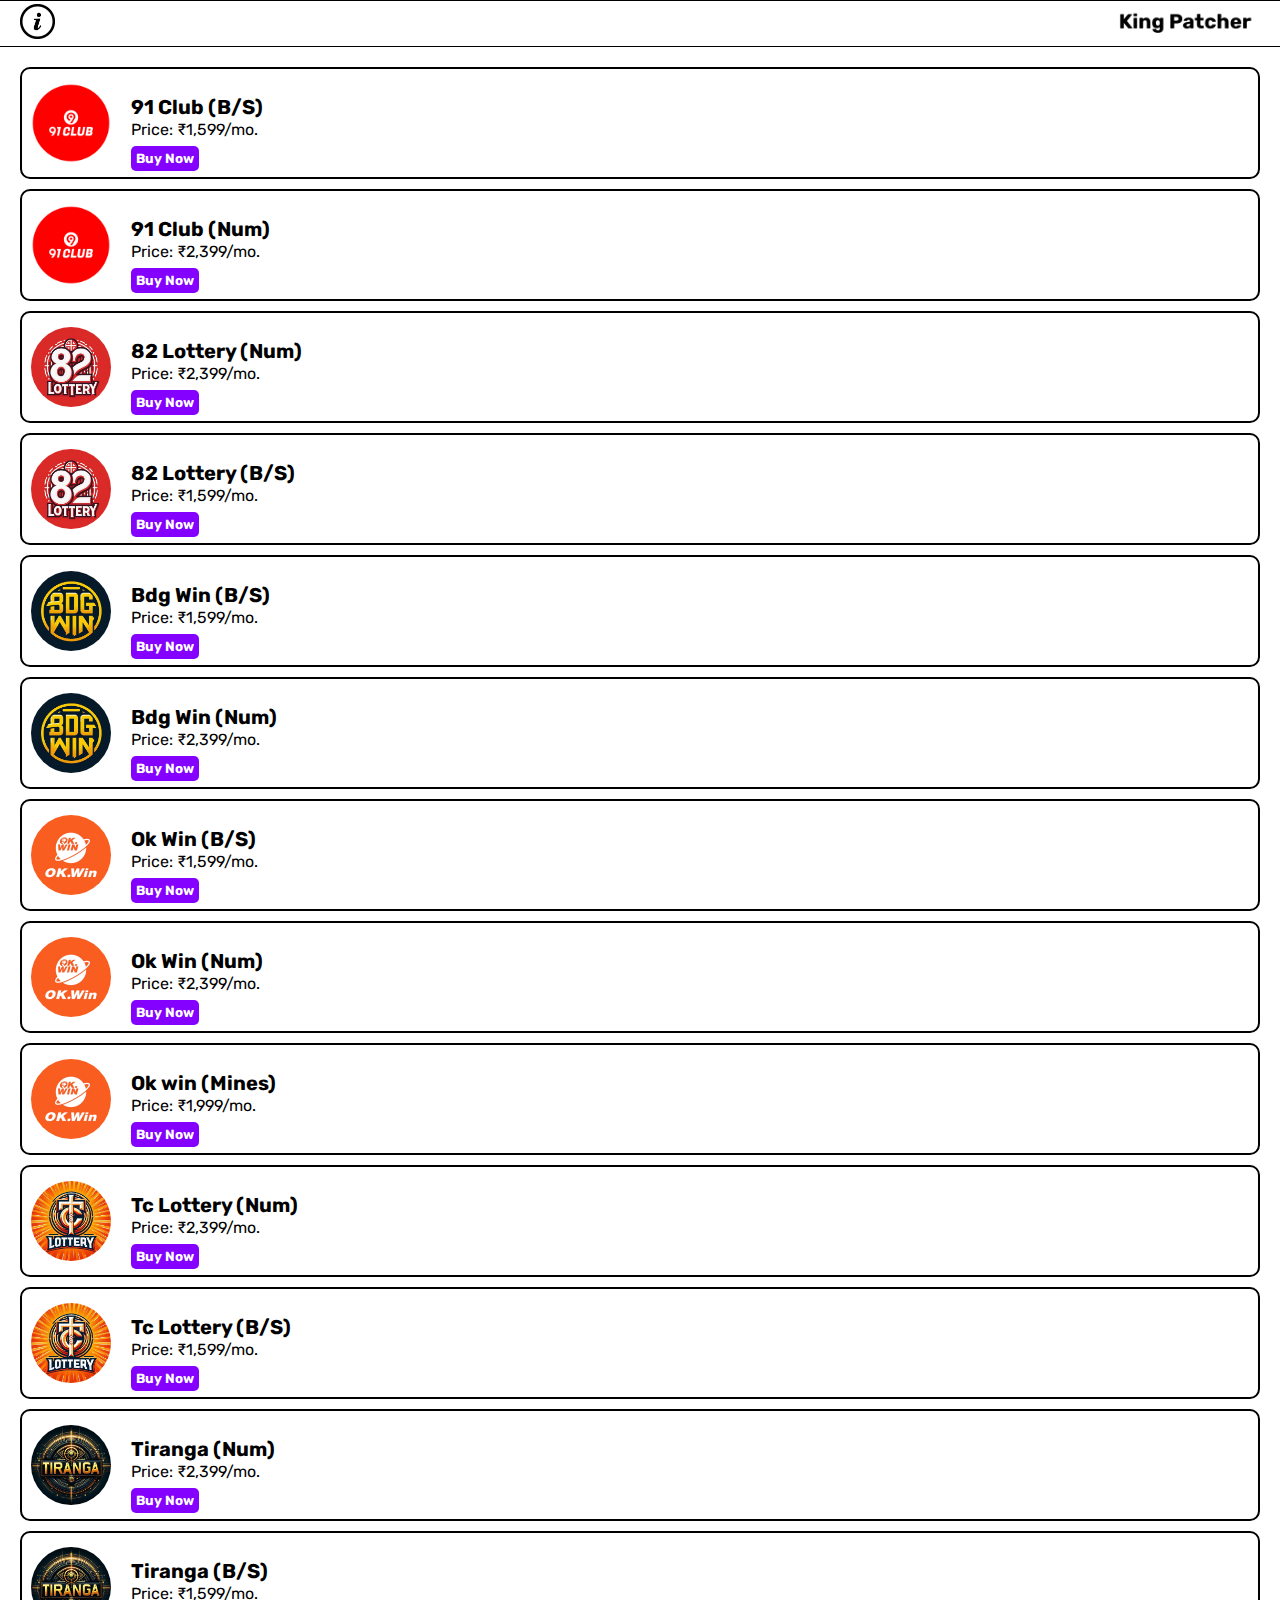
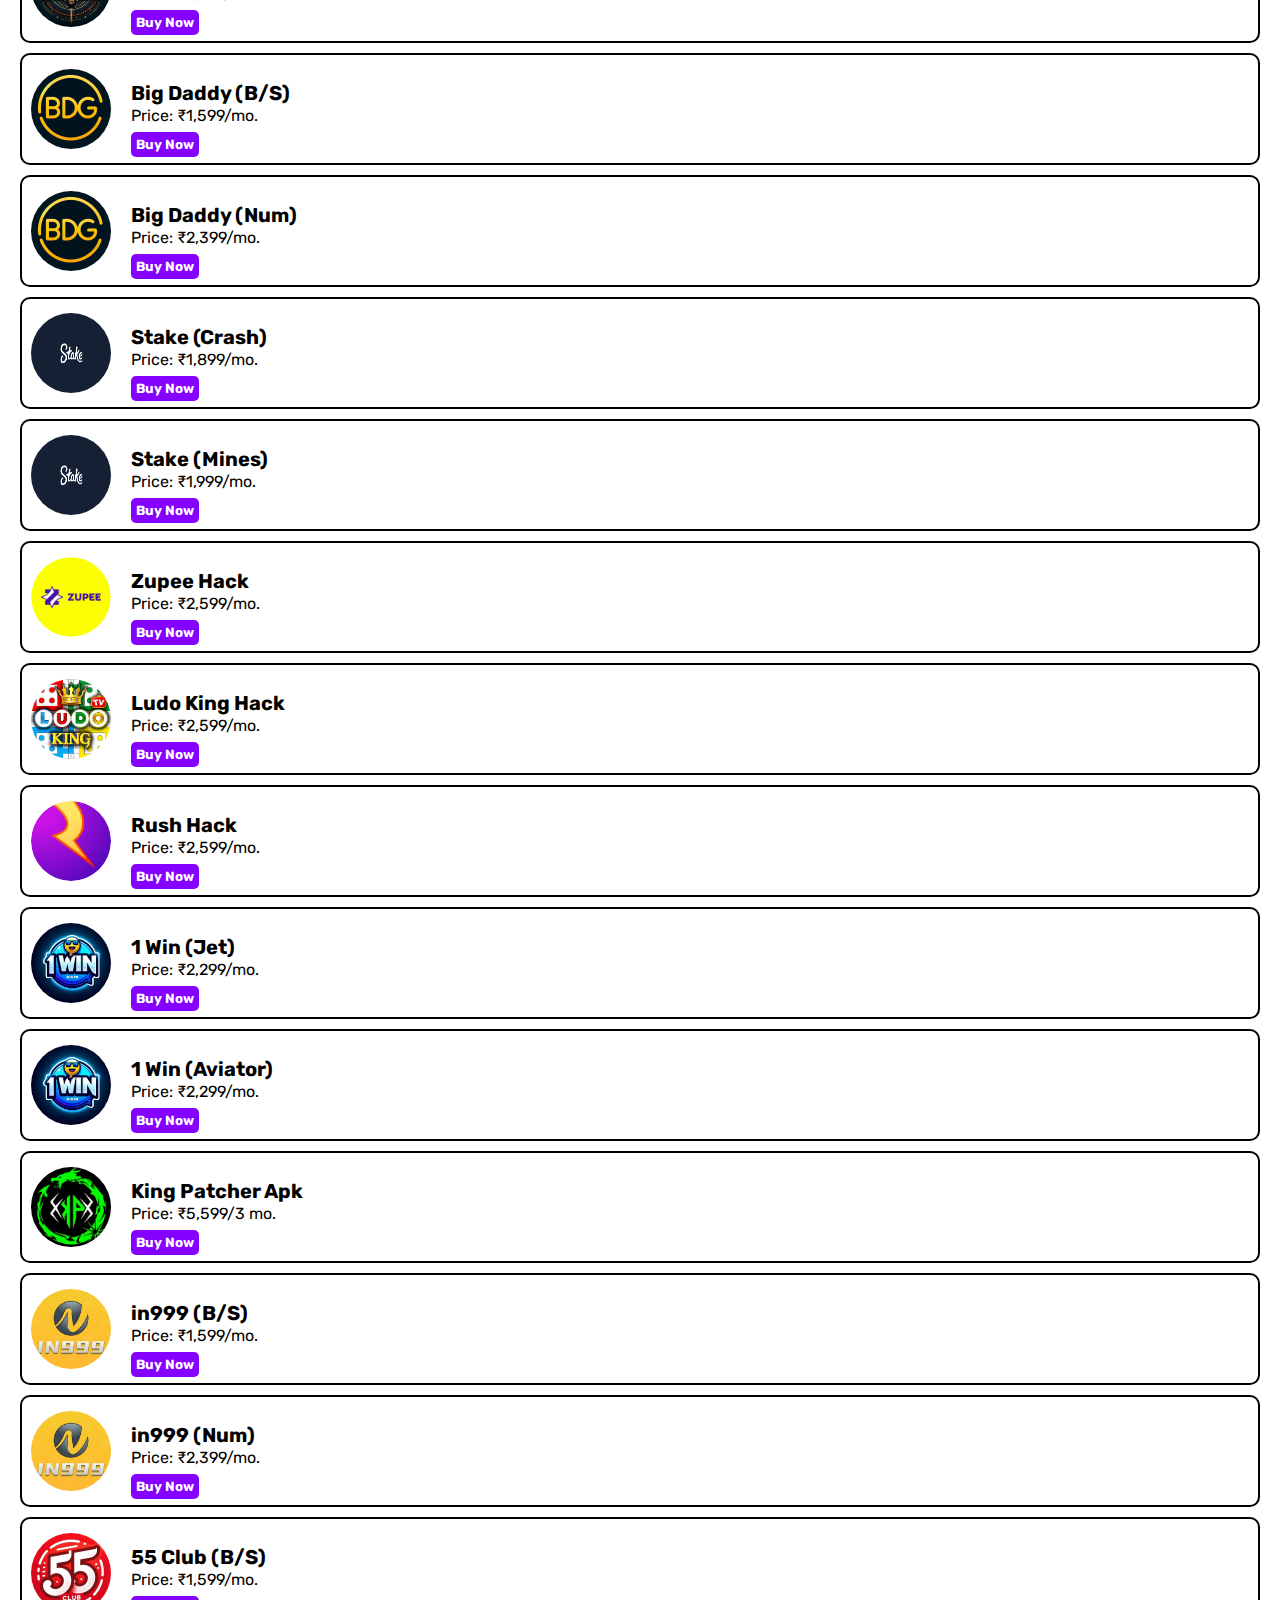
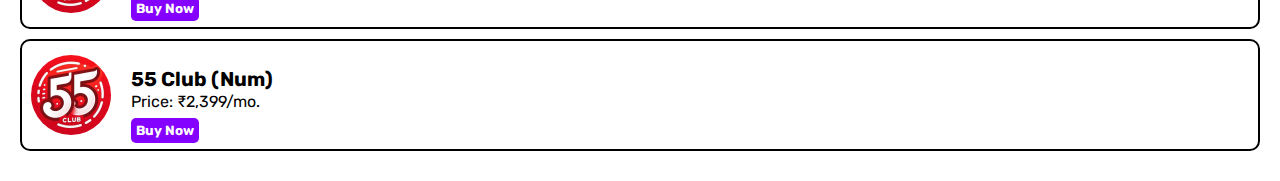
<file: hacks.html>
<!DOCTYPE html>
<html lang="en">

<head>
    <meta charset="UTF-8">
    <meta name="viewport" content="width=device-width, initial-scale=1.0">
    <title>King Patcher</title>
    <link rel="stylesheet" href="https://fonts.googleapis.com/css2?family=Rubik:wght@400;500;700&display=swap">
    <link rel="stylesheet" href="styles.css">
</head>

<body>
    <header>
       <div class="menu-image">
    <a href="https://kingpatcher.com/info.html" target="_blank">
        <img src="menu1.png" alt="Menu Image">
    </a>
       </div>
        <div class="header-image">
            <img src="header1.png" alt="Header Image">
        </div>
    </header>

    <div class="product-list">
        <div class="product-card">
            <img src="91club1.png" alt="Product 1">
            <div class="details">
                <h3>91 Club (B/S)</h3>
                <p>Price: ₹1,599/mo.</p>

                <button onclick="window.location.href='bspayment.html'">Buy Now</button>
            </div>
        </div>
<div class="product-card">
            <img src="91club1.png" alt="Product 1">
            <div class="details">
                <h3>91 Club (Num)</h3>
                <p>Price: ₹2,399/mo.</p>

                <button onclick="window.location.href='numpayment.html'">Buy Now</button>
            </div>
</div>
        <div class="product-card">
            <img src="82lottery1.jpeg" alt="Product 1">
            <div class="details">
                <h3>82 Lottery (Num)</h3>
                <p>Price: ₹2,399/mo.</p>

                <button onclick="window.location.href='numpayment.html'">Buy Now</button>
            </div>
        </div>
            <div class="product-card">
            <img src="82lottery1.jpeg" alt="Product 1">
            <div class="details">
                <h3>82 Lottery (B/S)</h3>
                <p>Price: ₹1,599/mo.</p>

                <button onclick="window.location.href='bspayment.html'">Buy Now</button>
            </div>
            </div>
            <div class="product-card">
            <img src="bdgwin1.jpeg" alt="Product 1">
            <div class="details">
                <h3>Bdg Win (B/S)</h3>
                <p>Price: ₹1,599/mo.</p>

                <button onclick="window.location.href='bspayment.html'">Buy Now</button>
            </div>
            </div>
                   <div class="product-card">
            <img src="bdgwin1.jpeg" alt="Product 1">
            <div class="details">
                <h3>Bdg Win (Num)</h3>
                <p>Price: ₹2,399/mo.</p>

                <button onclick="window.location.href='numpayment.html'">Buy Now</button>
            </div>
            </div>
     
            <div class="product-card">
            <img src="okwin1.png" alt="Product 1">
            <div class="details">
                <h3>Ok Win (B/S)</h3>
                <p>Price: ₹1,599/mo.</p>

                <button onclick="window.location.href='bspayment.html'">Buy Now</button>
            </div>
            </div>
        <div class="product-card">
            <img src="okwin1.png" alt="Product 1">
            <div class="details">
                <h3>Ok Win (Num)</h3>
                <p>Price: ₹2,399/mo.</p>

                <button onclick="window.location.href='numpayment.html'">Buy Now</button>
            </div>
        </div>
          <div class="product-card">
            <img src="okwin1.png" alt="Product 1">
            <div class="details">
                <h3>Ok win (Mines)</h3>
                <p>Price: ₹1,999/mo.</p>

                <button onclick="window.location.href='stmpayment.html'">Buy Now</button>
            </div>
            </div>
        <div class="product-card">
            <img src="tclottery1.jpeg" alt="Product 1">
            <div class="details">
                <h3>Tc Lottery (Num)</h3>
                <p>Price: ₹2,399/mo.</p>

                <button onclick="window.location.href='numpayment.html'">Buy Now</button>
            </div>
            </div>
      
            <div class="product-card">
            <img src="tclottery1.jpeg" alt="Product 1">
            <div class="details">
                <h3>Tc Lottery (B/S)</h3>
                <p>Price: ₹1,599/mo.</p>

                <button onclick="window.location.href='bspayment.html'">Buy Now</button>
            </div>
            </div>
                <div class="product-card">
            <img src="tiranga1.jpeg" alt="Product 1">
            <div class="details">
                <h3>Tiranga (Num)</h3>
                <p>Price: ₹2,399/mo.</p>

                <button onclick="window.location.href='numpayment.html'">Buy Now</button>
            </div>
            </div>
      
            <div class="product-card">
            <img src="tiranga1.jpeg" alt="Product 1">
            <div class="details">
                <h3>Tiranga (B/S)</h3>
                <p>Price: ₹1,599/mo.</p>

                <button onclick="window.location.href='bspayment.html'">Buy Now</button>
            </div>
            </div>
            <div class="product-card">
            <img src="bdg1.jpg" alt="Product 1">
            <div class="details">
                <h3>Big Daddy (B/S)</h3>
                <p>Price: ₹1,599/mo.</p>

                <button onclick="window.location.href='bspayment.html'">Buy Now</button>
            </div>
            </div>
              <div class="product-card">
            <img src="bdg1.jpg" alt="Product 1">
            <div class="details">
                <h3>Big Daddy (Num)</h3>
                <p>Price: ₹2,399/mo.</p>

                <button onclick="window.location.href='numpayment.html'">Buy Now</button>
            </div>
            </div>
      
            <div class="product-card">
            <img src="stake1.png" alt="Product 1">
            <div class="details">
                <h3>Stake (Crash)</h3>
                <p>Price: ₹1,899/mo.</p>

                <button onclick="window.location.href='stcrpayment.html'">Buy Now</button>
            </div>
            </div>
            <div class="product-card">
            <img src="stake1.png" alt="Product 1">
            <div class="details">
                <h3>Stake (Mines)</h3>
                <p>Price: ₹1,999/mo.</p>

                <button onclick="window.location.href='stmpayment.html'">Buy Now</button>
            </div>
            </div>
            <div class="product-card">
            <img src="zupee1.png" alt="Product 1">
            <div class="details">
                <h3>Zupee Hack</h3>
                <p>Price: ₹2,599/mo.</p>

                <button onclick="window.location.href='lupayment.html'">Buy Now</button>
            </div>
            </div>
               <div class="product-card">
            <img src="ludoking1.jpeg" alt="Product 1">
            <div class="details">
                <h3>Ludo King Hack</h3>
                <p>Price: ₹2,599/mo.</p>

                <button onclick="window.location.href='lupayment.html'">Buy Now</button>
            </div>
            </div>
     
            <div class="product-card">
            <img src="rush1.png" alt="Product 1">
            <div class="details">
                <h3>Rush Hack</h3>
                <p>Price: ₹2,599/mo.</p>

                <button onclick="window.location.href='lupayment.html'">Buy Now</button>
            </div>
            </div>
            <div class="product-card">
            <img src="1win1.jpeg" alt="Product 1">
            <div class="details">
                <h3>1 Win (Jet)</h3>
                <p>Price: ₹2,299/mo.</p>

                <button onclick="window.location.href='avpayment.html'">Buy Now</button>
            </div>
            </div>
            <div class="product-card">
            <img src="1win1.jpeg" alt="Product 1">
            <div class="details">
                <h3>1 Win (Aviator)</h3>
                <p>Price: ₹2,299/mo.</p>

                <button onclick="window.location.href='avpayment.html'">Buy Now</button>
            </div>
            </div>
            <div class="product-card">
            <img src="kingpatcher1.png" alt="Product 1">
            <div class="details">
                <h3>King Patcher Apk</h3>
                <p>Price: ₹5,599/3 mo.</p>

                <button onclick="window.location.href='kppayment.html'">Buy Now</button>
            </div>
            </div>
            <div class="product-card">
            <img src="in9991.jpg" alt="Product 1">
            <div class="details">
                <h3>in999 (B/S)</h3>
                <p>Price: ₹1,599/mo.</p>

                <button onclick="window.location.href='bspayment.html'">Buy Now</button>
            </div>
            </div>
         <div class="product-card">
            <img src="in9991.jpg" alt="Product 1">
            <div class="details">
                <h3>in999 (Num)</h3>
                <p>Price: ₹2,399/mo.</p>

                <button onclick="window.location.href='numpayment.html'">Buy Now</button>
            </div>
         </div>
        
        <div class="product-card">
            <img src="55club1.jpg" alt="Product 2">
            <div class="details">
                <h3>55 Club (B/S)</h3>
                <p>Price: ₹1,599/mo.</p>

                <button onclick="window.location.href='bspayment.html'">Buy Now</button>
            </div>
        </div>
           <div class="product-card">
            <img src="55club1.jpg" alt="Product 2">
            <div class="details">
                <h3>55 Club (Num)</h3>
                <p>Price: ₹2,399/mo.</p>

                <button onclick="window.location.href='numpayment.html'">Buy Now</button>
            </div>
           </div>
    </div>
</body>

</html>
</file>
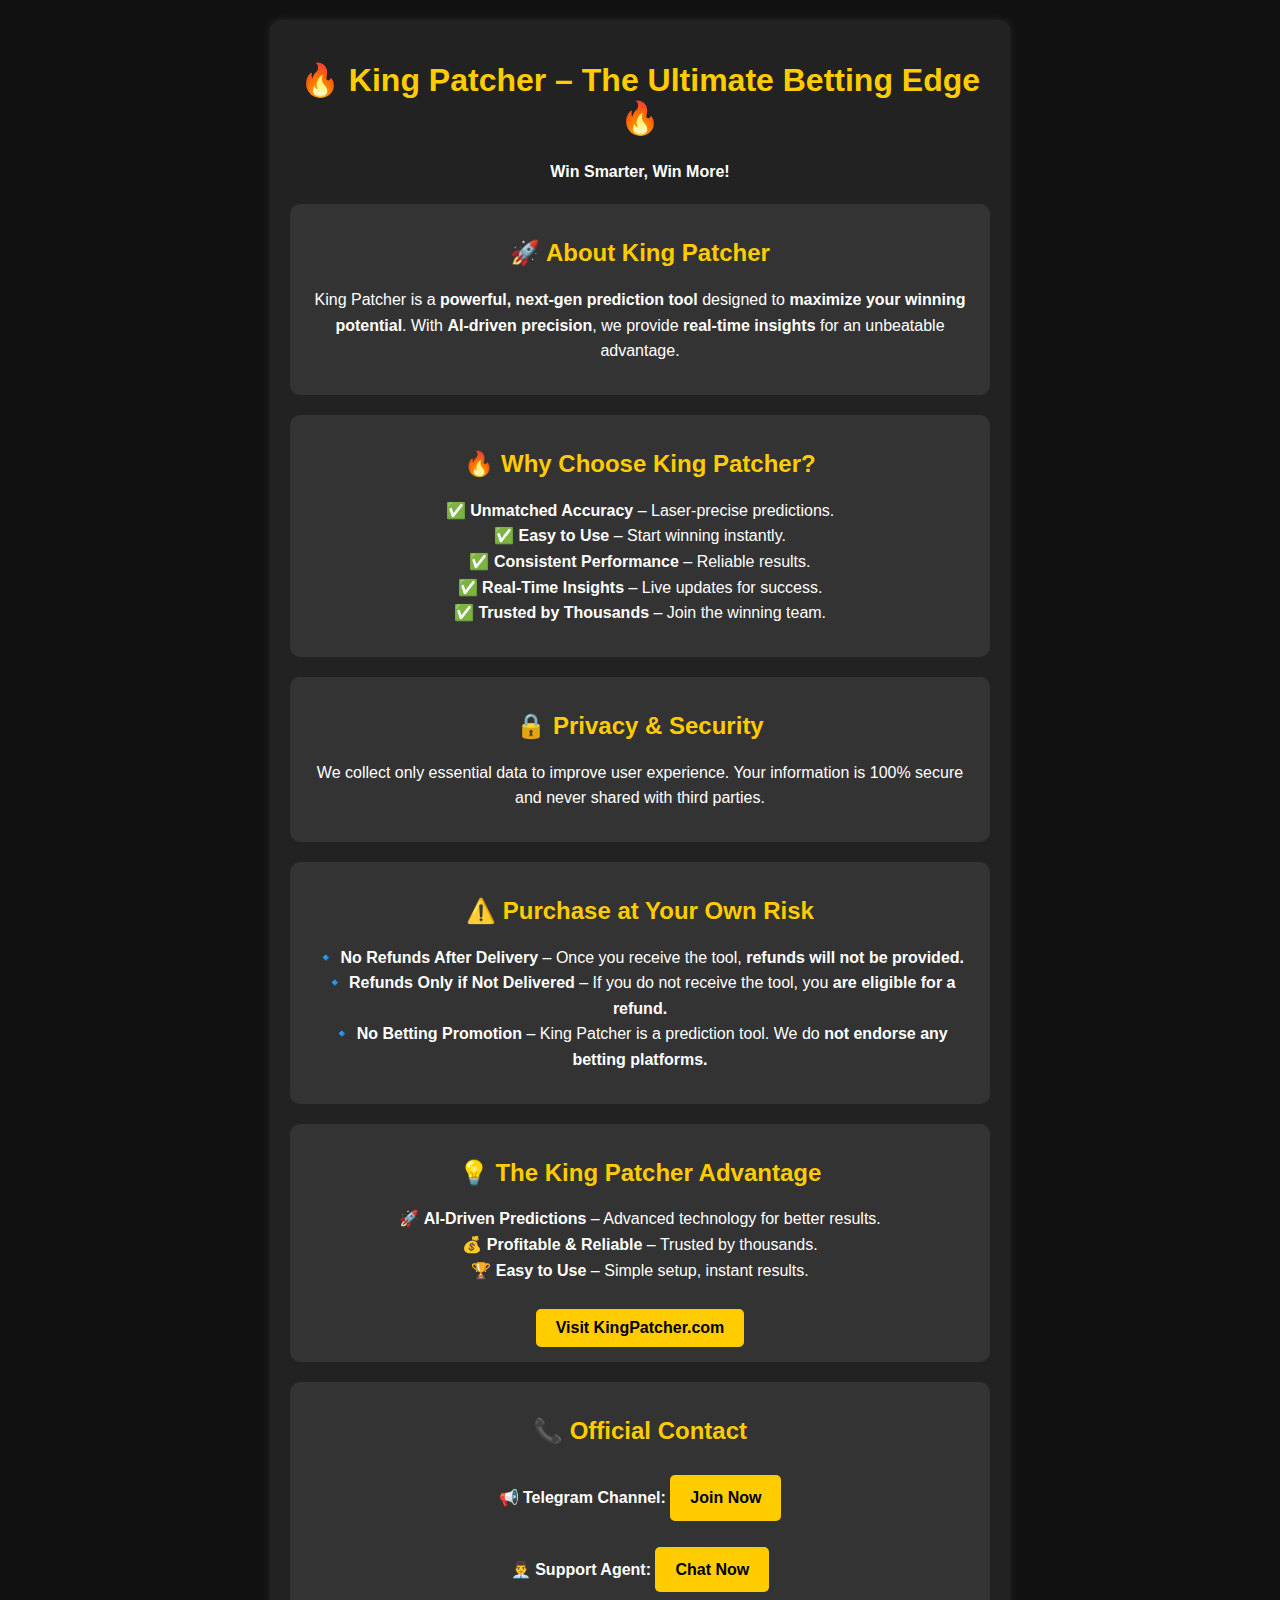
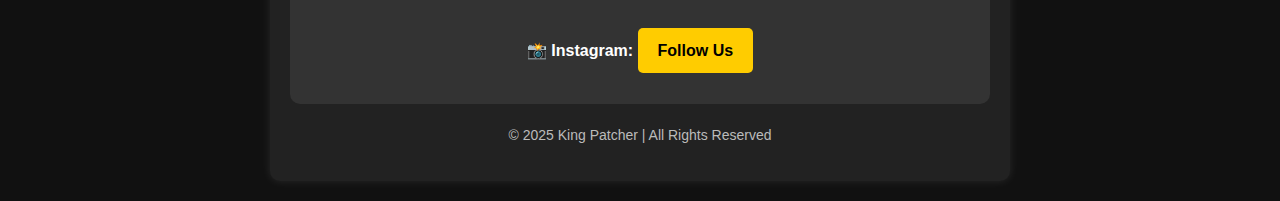
<file: info.html>
<!DOCTYPE html>
<html lang="en">

<head>
    <meta charset="UTF-8">
    <meta name="viewport" content="width=device-width, initial-scale=1.0">
    <title>King Patcher – The Ultimate Betting Edge</title>
    <style>
        body {
            font-family: Arial, sans-serif;
            background-color: #111;
            color: #fff;
            margin: 0;
            padding: 20px;
            text-align: center;
        }

        .container {
            max-width: 700px;
            margin: auto;
            background: #222;
            padding: 20px;
            border-radius: 10px;
            box-shadow: 0px 0px 10px rgba(255, 255, 255, 0.1);
        }

        h1,
        h2 {
            color: #ffcc00;
        }

        p {
            line-height: 1.6;
        }

        .section {
            margin: 20px 0;
            padding: 15px;
            background: #333;
            border-radius: 10px;
        }

        .button {
            display: inline-block;
            padding: 10px 20px;
            margin-top: 10px;
            background: #ffcc00;
            color: #000;
            text-decoration: none;
            font-weight: bold;
            border-radius: 5px;
        }

        .button:hover {
            background: #ffdb4d;
        }

        .footer {
            margin-top: 20px;
            font-size: 14px;
            color: #bbb;
        }
    </style>
</head>

<body>

    <div class="container">
        <h1>🔥 King Patcher – The Ultimate Betting Edge 🔥</h1>
        <p><strong>Win Smarter, Win More!</strong></p>

        <div class="section">
            <h2>🚀 About King Patcher</h2>
            <p>King Patcher is a <strong>powerful, next-gen prediction tool</strong> designed to <strong>maximize your
                    winning potential</strong>. With <strong>AI-driven precision</strong>, we provide <strong>real-time
                    insights</strong> for an unbeatable advantage.</p>
        </div>

        <div class="section">
            <h2>🔥 Why Choose King Patcher?</h2>
            <p>✅ <strong>Unmatched Accuracy</strong> – Laser-precise predictions.<br>
                ✅ <strong>Easy to Use</strong> – Start winning instantly.<br>
                ✅ <strong>Consistent Performance</strong> – Reliable results.<br>
                ✅ <strong>Real-Time Insights</strong> – Live updates for success.<br>
                ✅ <strong>Trusted by Thousands</strong> – Join the winning team.</p>
        </div>

        <div class="section">
            <h2>🔒 Privacy & Security</h2>
            <p>We collect only essential data to improve user experience. Your information is 100% secure and never
                shared with third parties.</p>
        </div>

        <div class="section">
            <h2>⚠️ Purchase at Your Own Risk</h2>
            <p>🔹 <strong>No Refunds After Delivery</strong> – Once you receive the tool, <strong>refunds will not be
                    provided.</strong><br>
                🔹 <strong>Refunds Only if Not Delivered</strong> – If you do not receive the tool, you <strong>are
                    eligible for a refund.</strong><br>
                🔹 <strong>No Betting Promotion</strong> – King Patcher is a prediction tool. We do <strong>not endorse
                    any betting platforms.</strong></p>
        </div>

        <div class="section">
            <h2>💡 The King Patcher Advantage</h2>
            <p>🚀 <strong>AI-Driven Predictions</strong> – Advanced technology for better results.<br>
                💰 <strong>Profitable & Reliable</strong> – Trusted by thousands.<br>
                🏆 <strong>Easy to Use</strong> – Simple setup, instant results.</p>
            <a href="https://KingPatcher.com" class="button">Visit KingPatcher.com</a>
        </div>

        <div class="section">
            <h2>📞 Official Contact</h2>
            <p>📢 <strong>Telegram Channel:</strong> <a href="https://t.me/KingPatcherOfficial" class="button">Join
                    Now</a><br>

            <p>👨‍💼 <strong>Support Agent:</strong> <a href="https://t.me/Supraowner" class="button">Chat
                    Now</a><br><br>
                📸 <strong>Instagram:</strong> <a href="https://instagram.com/kingpatcherteam" class="button">Follow
                    Us</a></p>
        </div>

        <p class="footer">© 2025 King Patcher | All Rights Reserved</p>
    </div>

</body>

</html>
</file>
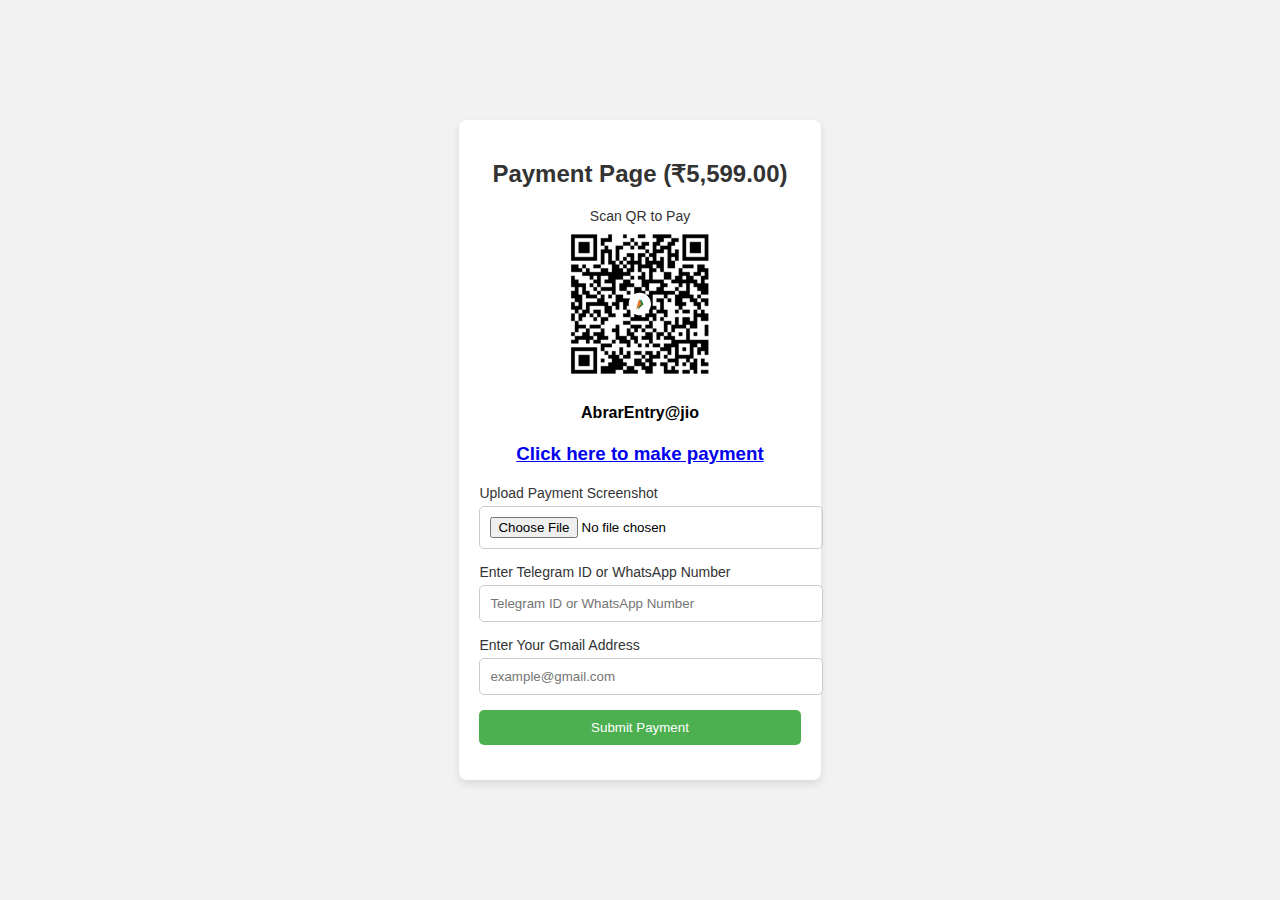
<file: kppayment.html>
<!DOCTYPE html>
<html lang="en">
<head>
    <meta charset="UTF-8">
    <meta name="viewport" content="width=device-width, initial-scale=1.0">
    <title>Payment Page</title>
    <style>
        body {
            font-family: Arial, sans-serif;
            display: flex;
            justify-content: center;
            align-items: center;
            height: 100vh;
            margin: 0;
            background-color: #f2f2f2;
        }
        .payment-container {
            max-width: 400px;
            padding: 20px;
            background: #fff;
            box-shadow: 0 4px 8px rgba(0,0,0,0.1);
            border-radius: 8px;
        }
        .payment-container h2 {
            text-align: center;
            color: #333;
        }
        label {
            font-size: 14px;
            color: #333;
            margin-bottom: 5px;
            display: block;
        }
        input[type="file"],
        input[type="text"],
        input[type="email"],
        button {
            width: 100%;
            padding: 10px;
            margin-bottom: 15px;
            border-radius: 5px;
            border: 1px solid #ccc;
        }
        .qr-code {
            text-align: center;
            margin: 20px 0;
        }
        .qr-code img {
            width: 150px;
            border-radius: 5px;
            height: 150px;
        }
        button {
            background-color: #4CAF50;
            color: #fff;
            border: none;
            cursor: pointer;
        }
        button:hover {
            background-color: #45a049;
        }
        /* Popup Styles */
        .popup {
            display: none;
            position: fixed;
            left: 0;
            top: 0;
            width: 100%;
            height: 100%;
            background-color: rgba(0, 0, 0, 0.5);
            justify-content: center;
            align-items: center;
        }
        .popup-content {
            background: #fff;
            padding: 20px;
            border-radius: 8px;
            text-align: center;
        }
        .close-popup {
            background-color: #4CAF50;
            color: #fff;
            border: none;
            cursor: pointer;
            padding: 10px 20px;
            border-radius: 5px;
        }
    </style>
</head>
<body>
    <div class="payment-container">
        <h2>Payment Page (₹5,599.00)</h2>

        <form id="paymentForm" enctype="multipart/form-data" onsubmit="return showPopup()">
            <!-- QR Code -->
            <div class="qr-code">
                <label>Scan QR to Pay</label>
                <img src="qr.jpg" alt="QR Code">
                <h4>AbrarEntry@jio</h4>
                <h3>
  <a href="upi://pay?pa=abrarentry@jio&pn=KP&am=5599&cu=INR">Click here to make payment</a>
                </h3>
            </div>

            <!-- Upload Payment Screenshot -->
            <label for="screenshot">Upload Payment Screenshot</label>
            <input type="file" id="screenshot" name="screenshot" accept="image/*" required>

            <!-- Telegram ID or WhatsApp Number -->
            <label for="contact">Enter Telegram ID or WhatsApp Number</label>
            <input type="text" id="contact" name="contact" placeholder="Telegram ID or WhatsApp Number" required>

            <!-- Gmail Section -->
            <label for="gmail">Enter Your Gmail Address</label>
            <input type="email" id="gmail" name="gmail" placeholder="example@gmail.com" required>

            <!-- Submit Button -->
            <button type="submit">Submit Payment</button>
        </form>
    </div>

    <!-- Popup for Success Message -->
    <div class="popup" id="successPopup">
        <div class="popup-content">
            <h3>Request Sent Successfully!</h3>
            <h4>Wait 24 hours and check your mail box.</h4>
            <button class="close-popup" onclick="closePopup()">Close</button>
        </div>
    </div>

    <script>
        function showPopup() {
            // Prevent form submission for demo purposes
            event.preventDefault(); // Remove this line in production to allow form submission
            document.getElementById('successPopup').style.display = 'flex';
            return false; // Prevent form submission for demo
        }

        function closePopup() {
            document.getElementById('successPopup').style.display = 'none';
            document.getElementById('paymentForm').submit(); // Submit the form after closing the popup
        }
    </script>
</body>
</html>
</file>
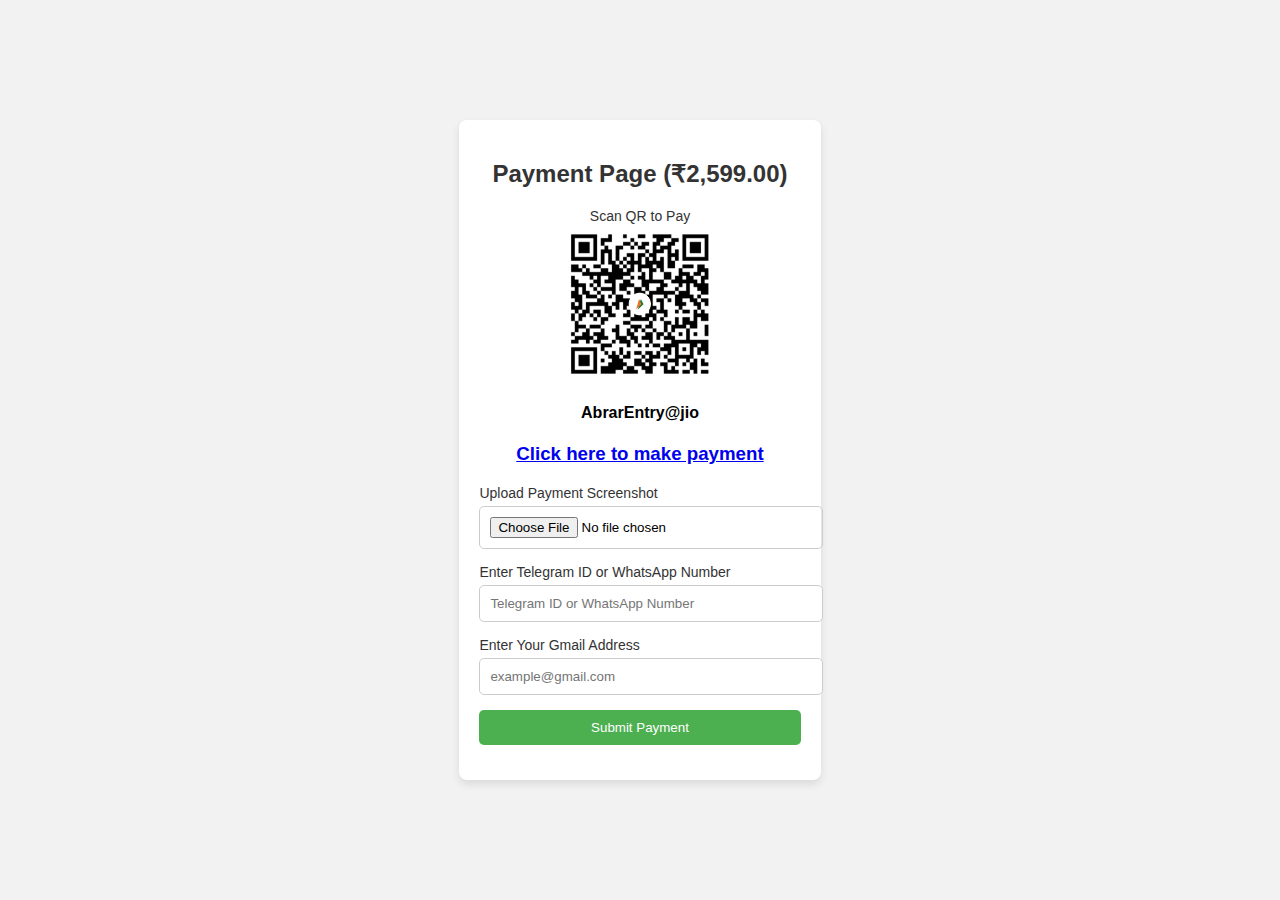
<file: lupayment.html>
<!DOCTYPE html>
<html lang="en">
<head>
    <meta charset="UTF-8">
    <meta name="viewport" content="width=device-width, initial-scale=1.0">
    <title>Payment Page</title>
    <style>
        body {
            font-family: Arial, sans-serif;
            display: flex;
            justify-content: center;
            align-items: center;
            height: 100vh;
            margin: 0;
            background-color: #f2f2f2;
        }
        .payment-container {
            max-width: 400px;
            padding: 20px;
            background: #fff;
            box-shadow: 0 4px 8px rgba(0,0,0,0.1);
            border-radius: 8px;
        }
        .payment-container h2 {
            text-align: center;
            color: #333;
        }
        label {
            font-size: 14px;
            color: #333;
            margin-bottom: 5px;
            display: block;
        }
        input[type="file"],
        input[type="text"],
        input[type="email"],
        button {
            width: 100%;
            padding: 10px;
            margin-bottom: 15px;
            border-radius: 5px;
            border: 1px solid #ccc;
        }
        .qr-code {
            text-align: center;
            margin: 20px 0;
        }
        .qr-code img {
            width: 150px;
            border-radius: 5px;
            height: 150px;
        }
        button {
            background-color: #4CAF50;
            color: #fff;
            border: none;
            cursor: pointer;
        }
        button:hover {
            background-color: #45a049;
        }
        /* Popup Styles */
        .popup {
            display: none;
            position: fixed;
            left: 0;
            top: 0;
            width: 100%;
            height: 100%;
            background-color: rgba(0, 0, 0, 0.5);
            justify-content: center;
            align-items: center;
        }
        .popup-content {
            background: #fff;
            padding: 20px;
            border-radius: 8px;
            text-align: center;
        }
        .close-popup {
            background-color: #4CAF50;
            color: #fff;
            border: none;
            cursor: pointer;
            padding: 10px 20px;
            border-radius: 5px;
        }
    </style>
</head>
<body>
    <div class="payment-container">
        <h2>Payment Page (₹2,599.00)</h2>

        <form id="paymentForm" enctype="multipart/form-data" onsubmit="return showPopup()">
            <!-- QR Code -->
            <div class="qr-code">
                <label>Scan QR to Pay</label>
                <img src="qr.jpg" alt="QR Code">
                <h4>AbrarEntry@jio</h4>
                <h3>
  <a href="upi://pay?pa=abrarentry@jio&pn=KP&am=2599&cu=INR">Click here to make payment</a>
                </h3>
            </div>

            <!-- Upload Payment Screenshot -->
            <label for="screenshot">Upload Payment Screenshot</label>
            <input type="file" id="screenshot" name="screenshot" accept="image/*" required>

            <!-- Telegram ID or WhatsApp Number -->
            <label for="contact">Enter Telegram ID or WhatsApp Number</label>
            <input type="text" id="contact" name="contact" placeholder="Telegram ID or WhatsApp Number" required>

            <!-- Gmail Section -->
            <label for="gmail">Enter Your Gmail Address</label>
            <input type="email" id="gmail" name="gmail" placeholder="example@gmail.com" required>

            <!-- Submit Button -->
            <button type="submit">Submit Payment</button>
        </form>
    </div>

    <!-- Popup for Success Message -->
    <div class="popup" id="successPopup">
        <div class="popup-content">
            <h3>Request Sent Successfully!</h3>
            <h4>Wait 24 hours and check your mail box.</h4>
            <button class="close-popup" onclick="closePopup()">Close</button>
        </div>
    </div>

    <script>
        function showPopup() {
            // Prevent form submission for demo purposes
            event.preventDefault(); // Remove this line in production to allow form submission
            document.getElementById('successPopup').style.display = 'flex';
            return false; // Prevent form submission for demo
        }

        function closePopup() {
            document.getElementById('successPopup').style.display = 'none';
            document.getElementById('paymentForm').submit(); // Submit the form after closing the popup
        }
    </script>
</body>
</html>
</file>
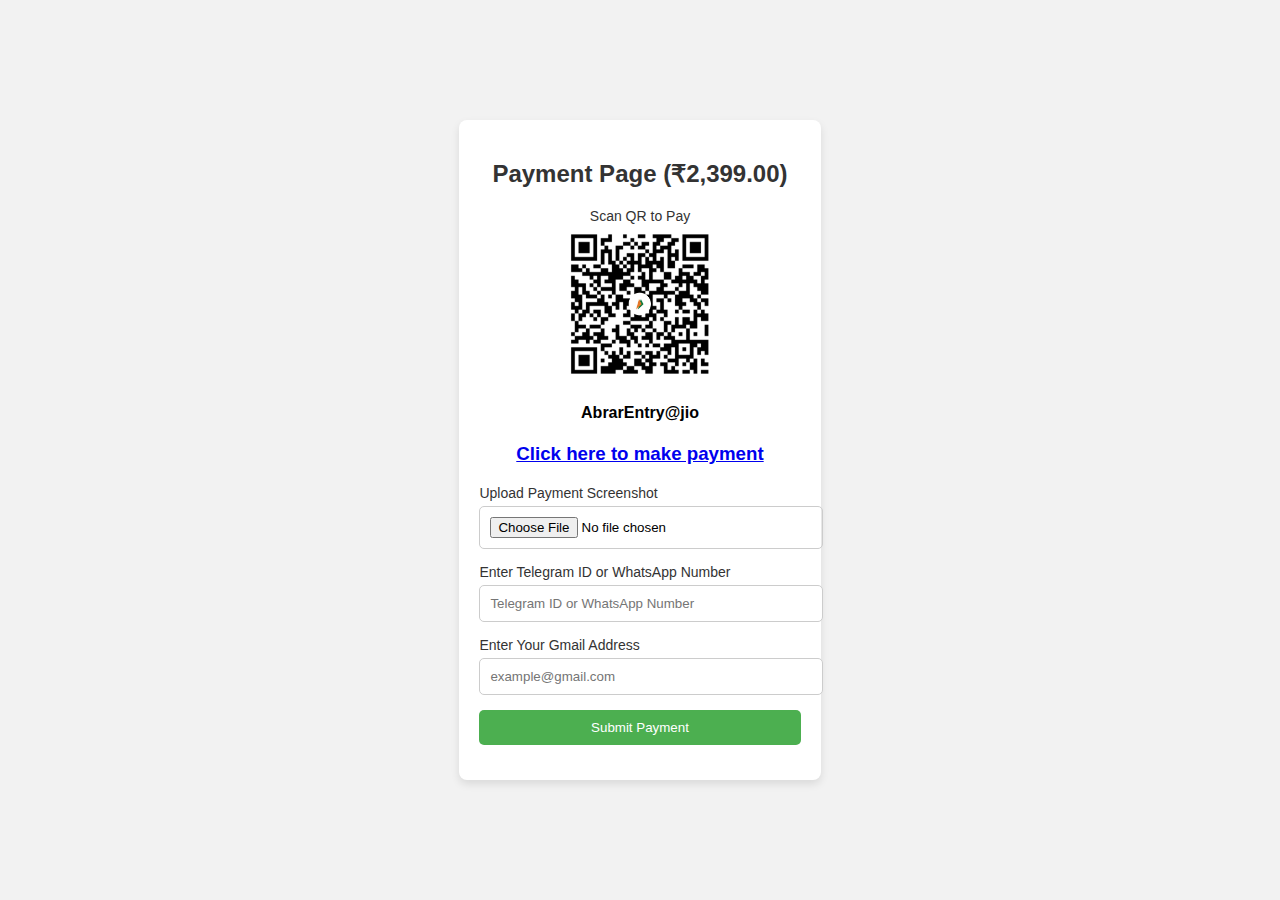
<file: numpayment.html>
<!DOCTYPE html>
<html lang="en">
<head>
    <meta charset="UTF-8">
    <meta name="viewport" content="width=device-width, initial-scale=1.0">
    <title>Payment Page</title>
    <style>
        body {
            font-family: Arial, sans-serif;
            display: flex;
            justify-content: center;
            align-items: center;
            height: 100vh;
            margin: 0;
            background-color: #f2f2f2;
        }
        .payment-container {
            max-width: 400px;
            padding: 20px;
            background: #fff;
            box-shadow: 0 4px 8px rgba(0,0,0,0.1);
            border-radius: 8px;
        }
        .payment-container h2 {
            text-align: center;
            color: #333;
        }
        label {
            font-size: 14px;
            color: #333;
            margin-bottom: 5px;
            display: block;
        }
        input[type="file"],
        input[type="text"],
        input[type="email"],
        button {
            width: 100%;
            padding: 10px;
            margin-bottom: 15px;
            border-radius: 5px;
            border: 1px solid #ccc;
        }
        .qr-code {
            text-align: center;
            margin: 20px 0;
        }
        .qr-code img {
            width: 150px;
            border-radius: 5px;
            height: 150px;
        }
        button {
            background-color: #4CAF50;
            color: #fff;
            border: none;
            cursor: pointer;
        }
        button:hover {
            background-color: #45a049;
        }
        /* Popup Styles */
        .popup {
            display: none;
            position: fixed;
            left: 0;
            top: 0;
            width: 100%;
            height: 100%;
            background-color: rgba(0, 0, 0, 0.5);
            justify-content: center;
            align-items: center;
        }
        .popup-content {
            background: #fff;
            padding: 20px;
            border-radius: 8px;
            text-align: center;
        }
        .close-popup {
            background-color: #4CAF50;
            color: #fff;
            border: none;
            cursor: pointer;
            padding: 10px 20px;
            border-radius: 5px;
        }
    </style>
</head>
<body>
    <div class="payment-container">
        <h2>Payment Page (₹2,399.00)</h2>

        <form id="paymentForm"  enctype="multipart/form-data" onsubmit="return showPopup()">
            <!-- QR Code -->
            <div class="qr-code">
                <label>Scan QR to Pay</label>
                <img src="qr.jpg" alt="QR Code">
                <h4>AbrarEntry@jio</h4>
                <h3>
  <a href="upi://pay?pa=abrarentry@jio&pn=KP&am=2399&cu=INR">Click here to make payment</a>
                </h3>
            </div>

            <!-- Upload Payment Screenshot -->
            <label for="screenshot">Upload Payment Screenshot</label>
            <input type="file" id="screenshot" name="screenshot" accept="image/*" required>

            <!-- Telegram ID or WhatsApp Number -->
            <label for="contact">Enter Telegram ID or WhatsApp Number</label>
            <input type="text" id="contact" name="contact" placeholder="Telegram ID or WhatsApp Number" required>

            <!-- Gmail Section -->
            <label for="gmail">Enter Your Gmail Address</label>
            <input type="email" id="gmail" name="gmail" placeholder="example@gmail.com" required>

            <!-- Submit Button -->
            <button type="submit">Submit Payment</button>
        </form>
    </div>

    <!-- Popup for Success Message -->
    <div class="popup" id="successPopup">
        <div class="popup-content">
            <h3>Request Sent Successfully!</h3>
            <h4>Wait 24 hours and check your mail box.</h4>
            <button class="close-popup" onclick="closePopup()">Close</button>
        </div>
    </div>

    <script>
        function showPopup() {
            // Prevent form submission for demo purposes
            event.preventDefault(); // Remove this line in production to allow form submission
            document.getElementById('successPopup').style.display = 'flex';
            return false; // Prevent form submission for demo
        }

        function closePopup() {
            document.getElementById('successPopup').style.display = 'none';
            document.getElementById('paymentForm').submit(); // Submit the form after closing the popup
        }
    </script>
</body>
</html>
</file>
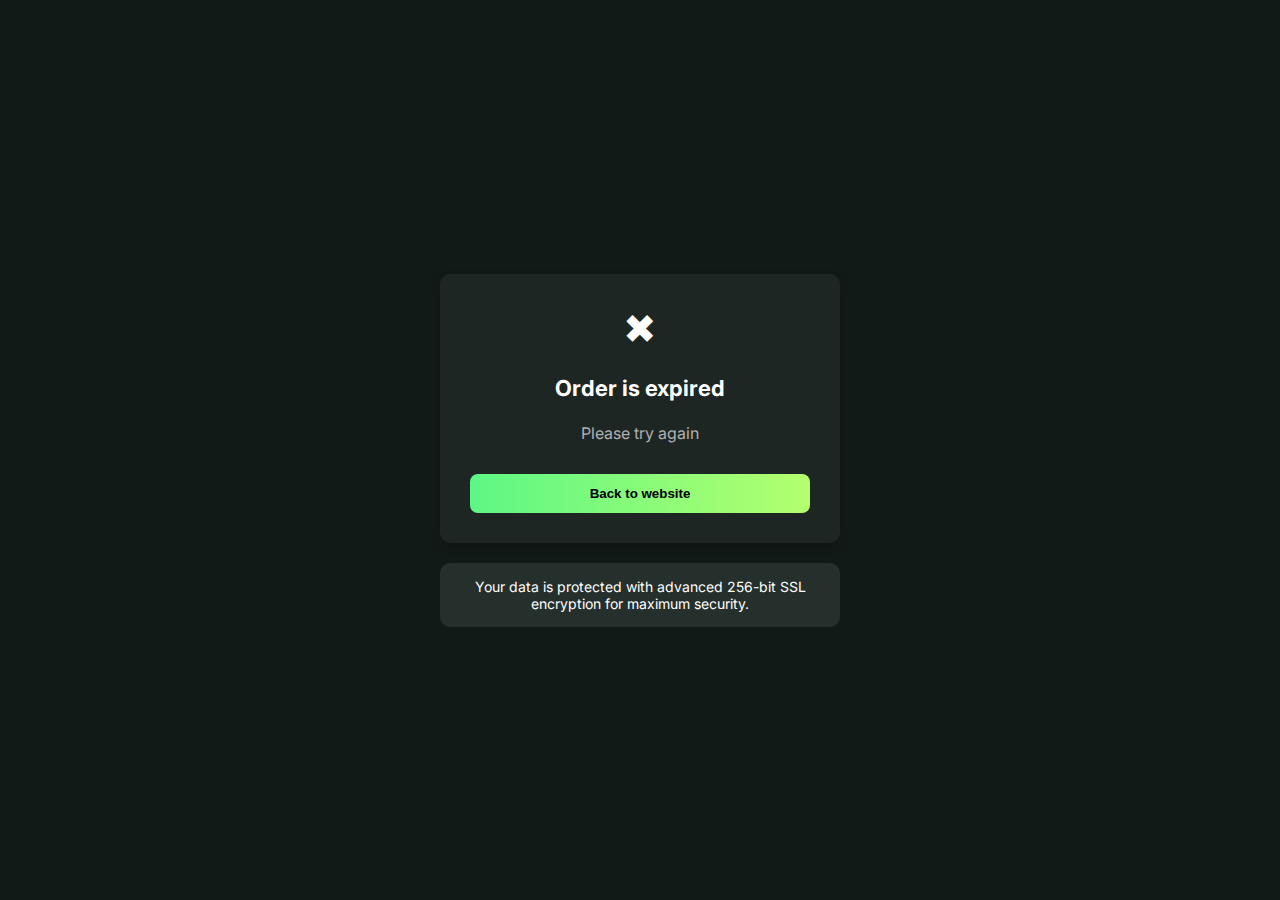
<file: OrderExpired.html>
<!DOCTYPE html>
<html lang="en">

<head>
    <meta charset="UTF-8">
    <meta name="viewport" content="width=device-width, initial-scale=1.0">
    <title>.</title>
    <style>
        @import url('https://fonts.googleapis.com/css2?family=Inter:wght@400;600;700&display=swap');

        body {
            background-color: #121A17;
            color: white;
            font-family: 'Inter', sans-serif;
            display: flex;
            align-items: center;
            justify-content: center;
            height: 100vh;
            margin: 0;
        }

        .container {
            text-align: center;
            width: 90%;
            max-width: 400px;
        }

        h2 {
            font-weight: 700;
            margin-bottom: 15px;
        }

        .card {
            background: #1E2623;
            border-radius: 10px;
            padding: 30px;
            text-align: center;
            box-shadow: 0px 4px 10px rgba(0, 0, 0, 0.2);
        }

        .icon {
            font-size: 40px;
            margin-bottom: 10px;
        }

        h3 {
            font-size: 22px;
            font-weight: 700;
        }

        p {
            font-size: 16px;
            color: #B0B0B0;
        }

        .btn {
            background: linear-gradient(90deg, #5DF785, #B4FF6E);
            border: none;
            color: black;
            font-weight: 700;
            padding: 12px;
            border-radius: 8px;
            width: 100%;
            margin-top: 15px;
            cursor: pointer;
            outline: none;
            user-select: none;
        }

        .btn:focus {
            outline: none;
        }

        .secure-box {
            background: #25302D;
            border-radius: 10px;
            padding: 15px;
            margin-top: 20px;
            display: flex;
            align-items: center;
            justify-content: center;
            font-size: 14px;
        }
    </style>
</head>

<body>
    <div class="container">
        <div class="card">
            <div class="icon">
                <span>&#10006;</span>
            </div>
            <h3>Order is expired</h3>
            <p>Please try again</p>
            <button class="btn" onclick="window.location.href='https://kingpatcher.com';">Back to website</button>
        </div>
        <div class="secure-box">Your data is protected with advanced 256-bit SSL encryption for maximum security.</div>
    </div>
</body>

</html>
</file>
<file: style.css>
/**************************

Website Designed by CounterMind on Marketing-Rhino.com
https://www.marketing-rhino.com/
It is forbidden to re-sell this landing page without Author Permission.

**************************/

/*--------------------------------------------------------------
# Basics
--------------------------------------------------------------*/

html {
    overflow-y: scroll;
    overflow-x: hidden;
}

body {
    overflow-x: hidden;
}

ul {
    list-style: none;
}

textarea,
input,
a,
button {
    outline: none;
}

.clearfix {
    position: relative;
    clear: both;
}

/*--------------------------------------------------------------
# Typography
--------------------------------------------------------------*/

body {
    font-family: 'Inter', sans-serif;
    font-size: 16px;
}

h1,
h2,
h3,
h4,
h5,
h6 {
    font-weight: 700;
}

a {
    -webkit-transition: all 0.2s ease-in-out 0s;
    -moz-transition: all 0.2s ease-in-out 0s;
    -ms-transition: all 0.2s ease-in-out 0s;
    -o-transition: all 0.2s ease-in-out 0s;
    transition: all 0.2s ease-in-out 0s;
}

a:hover,
a:visited,
a:focus,
a:active,
button:hover,
button:visited,
button:active,
button:focus;
    {
    text-decoration: none !important;
    outline: none !important;
}

::selection {
    text-shadow: none;
}

::-moz-selection {
    text-shadow: none;
}

/*--------------------------------------------------------------
# Animations
--------------------------------------------------------------*/

.animation-delay-100 {
    -webkit-animation-delay: 0.1s;
    animation-delay: 0.1s;
}

.animation-delay-200 {
    -webkit-animation-delay: 0.2s;
    animation-delay: 0.2s;
}

.animation-delay-300 {
    -webkit-animation-delay: 0.3s;
    animation-delay: 0.3s;
}

.animation-delay-400 {
    -webkit-animation-delay: 0.4s;
    animation-delay: 0.4s;
}

.animation-delay-600 {
    -webkit-animation-delay: 0.6s;
    animation-delay: 0.6s;
}

.animation-delay-800 {
    -webkit-animation-delay: 0.8s;
    animation-delay: 0.8s;
}

.animation-delay-1000 {
    -webkit-animation-delay: 1s;
    animation-delay: 1s;
}

.animation-delay-2000 {
    -webkit-animation-delay: 2s;
    animation-delay: 2s;
}

header {
    position: relative;
    text-align: center;
    padding: 30px 0;
}

#header-particles {
    position: absolute;
    width: 100%;
    height: 100%;
    z-index: 1;
    left: 0;
    top: 0;
}

.page-header .container {
    position: relative;
    z-index: 2;
}

.header-logo-img {
    max-width: 300px;
    max-height: 300px;
}

.header-title {
    font-size: 3em;
    font-weight: 900;
    margin: 10px 0;
    color: #fff;
}

.header-subtitle {
    margin: 0;
    font-size: 1.2em;
    color: #fff;
    font-weight: 300;
}

.featured-section {
    position: relative;
    padding: 50px 0 30px 0;
}

.section-title-wrapper h3 {
    text-transform: uppercase;
    font-weight: 700;
    font-size: 1.4em;
    position: relative;
    padding-left: 15px;
}

.section-title-wrapper h3:before {
    content: '';
    height: 100%;
    left: 0;
    width: 7px;
    border-radius: 10px;
    display: block;
    position: absolute;
    top: 0;
}

.featured-section .container {
    max-width: 900px;
}

.slick-slide {
    margin: 0 20px;
}

.slick-list {
    margin: 0 -20px;
    padding: 30px 0;
}

.featured-app-slider-item-img {
    border-radius: 15px;
    display: table;
    margin: 0 auto;
    max-width: 100px;
}

.featured-app-slider-item-name {
    margin: 10px auto 0 auto;
    font-weight: 700;
    font-size: 1em;
}

.featured-app-slider-item {
    text-align: center;
    padding: 15px 15px 10px 15px;
    cursor: pointer;
    border-radius: 15px;
}

.featured-app-slider-item .listing-item-rating {
    display: inline-flex;
    padding-left: 0;
    margin-left: 0;
    align-items: center;
    margin-top: 3px;
    padding-top: 5px;
    font-size: 0.8em;
}

.featured-app-slider-item .listing-item-rating span.material-icons-two-tone {
    font-size: 1.5em;
}

.featured-app-slider-item .listing-item-rating-separator {
    height: 1px;
    width: 50%;
    left: 25%;
}

.featured-app-slider-item .listing-item-rating-val {
    margin-left: 0;
}

.listing-section .section-title-wrapper {
    display: flex;
    align-items: center;
}

.listing-section .section-title-wrapper h3 {
    display: inline-block;
    margin: 0;
}

.search-form-wrapper {
    max-width: 400px;
    display: inline-block;
    margin: 0 0 0 auto;
}

.search-input {
    width: 100%;
    height: 45px;
    padding: 0 10px 0 55px;
    font-size: 1em;
    border-radius: 100px;
    border: none;
}

.search-input-wrapper {
    position: relative;
}

.search-input-wrapper span.material-icons-two-tone {
    position: absolute;
    font-size: 1.4em;
    top: 12px;
    left: 20px;
}

.listing-section {
    position: relative;
    min-height: 85vh;
    padding: 50px 0;
}

.listing-section .container {
    max-width: 900px;
}

.listing-section .section-title-wrapper {
    margin-bottom: 40px;
}

.listing-content .row {
    margin: 0 -10px;
}

.listing-content .listing-item-wrapper {
    padding: 0 10px;
    margin-bottom: 20px;
}

.listing-item {
    position: relative;
    align-items: center;
    justify-content: center;
    display: flex;
    padding: 15px 30px;
    margin: 0 0 15px 0;
    cursor: pointer;
    border-radius: 15px;
}

.listing-item:last-child {
    margin: 0;
}

.listing-item .listing-item-left {
    position: relative;
    width: 100px;
    float: left;
    padding-right: 15px;
}

.listing-item .listing-item-right {
    position: relative;
    width: calc(100% - 100px);
    float: left;
    padding-left: 15px;
}

.listing-item-img {
    border-radius: 15px;
}

.listing-item-auos {
    display: flex;
    align-items: center;
}

.listing-item-os {
    margin-left: auto;
}

.listing-item-os i {
    font-size: 1.2em;
}

.listing-item-os i.imr {
    margin-right: 3px;
}

.listing-item-by {
    line-height: 1;
    font-size: 0.7em;
}

.listing-item-name-rating-wrapper {
    margin: 4px 0 7px 0;
    display: flex;
    align-items: center;
}

.listing-item-name {
    font-weight: 700;
    line-height: 1;
    font-size: 1.4em;
    display: inline-flex;
}

.listing-item-rating {
    display: inline-flex;
    position: relative;
    padding-left: 7px;
    margin-left: 10px;
    align-items: center;
}

.listing-item-rating .material-icons-two-tone {
    filter: invert(89%) sepia(19%) saturate(5557%) hue-rotate(357deg) brightness(105%) contrast(104%);
}

.listing-item-rating-separator {
    height: 100%;
    width: 1px;
    background: rgba(0, 0, 0, 0.15);
    display: block;
    position: absolute;
    left: 0;
    top: 0;
}

.listing-item-rating-val {
    font-weight: 700;
    position: relative;
    margin-left: 2px;
}

.listing-item-about {
    line-height: 1.4;
    font-weight: 400;
    font-size: 0.85em;
}

.listing-item-gametype {
    line-height: 1.4;
    font-weight: 400;
    font-size: 0.85em;
}

.listing-item-downloads-val,
.featued-app-slider-item-hidden-meta {
    display: none !important;
}

.step-container {
    max-width: 440px;
    margin: 0 auto;
    border-radius: 15px;
    padding: 40px 70px;
    position: relative;
}

.step-exit {
    position: absolute;
    right: 15px;
    top: 15px;
    cursor: pointer;
}

.step-exit .material-icons-two-tone {
    font-size: 2em;
}

.step-icon-wrapper {
    margin: 0 auto 20px auto;
    text-align: center;
}

.app-step-icon {
    border-radius: 15px;
    display: table;
    margin: 0 auto;
    max-width: 100px;
    z-index: 20;
}

.step-info-wrapper {
    text-align: center;
}

.app-step-pr {
    display: flex;
    position: relative;
    align-items: center;
    justify-content: center;
    margin-bottom: 12px;
}

.app-step-platforms {
    display: inline-flex;
    position: relative;
    align-items: center;
    text-align: center;
    justify-content: center;
    margin: 0;
}

.app-step-platforms i {
    font-size: 1.3em;
}

.app-step-platforms i.imr {
    margin-right: 3px;
}

.app-step-rating {
    display: inline-flex;
    position: relative;
    align-items: center;
    text-align: center;
    justify-content: center;
    margin: 0;
}

.aspr-sep {
    height: 15px;
    width: 1px;
    background: rgba(0, 0, 0, 0.1);
    margin: 0 5px 0 10px;
}

.app-step-rating .material-icons-two-tone {
    filter: invert(89%) sepia(19%) saturate(5557%) hue-rotate(357deg) brightness(105%) contrast(104%);
}

#app-step-rating-val {
    font-weight: 700;
    position: relative;
    margin-left: 2px;
}

.app-step-downloads {
    display: inline-flex;
    position: relative;
    align-items: center;
    text-align: center;
    justify-content: center;
    margin: 0;
}

.aspr-sep-2 {
    margin: 0 10px 0 10px;
}

#app-step-downloads-val {
    font-weight: 700;
    position: relative;
    margin-left: 2px;
}

#app-step-by {
    line-height: 1;
    font-size: 0.7em;
}

#app-step-title {
    margin: 0 auto 5px auto;
}

#app-step-gametype {
    margin: 0;
}
#app-step-description {
    margin: 0;
}

.step-loader {
    height: 150px;
    width: 150px;
    margin: 35px auto 10px auto;
    display: none;
}

.step-loader .ball-scale-multiple {
    position: relative;
    -webkit-transform: none;
    transform: none;
}

.step-loader .ball-scale-multiple>div:nth-child(2) {
    -webkit-animation-delay: -.4s;
    animation-delay: -.4s
}

.listing-item-short-name {
    display: none;
}

.step-loader .ball-scale-multiple>div:nth-child(3) {
    -webkit-animation-delay: -.2s;
    animation-delay: -.2s
}

.step-loader .ball-scale-multiple>div {
    position: absolute;
    left: 0;
    top: 0;
    opacity: 0;
    margin: 0;
    border-radius: 100%;
    width: 150px;
    height: 150px;
    -webkit-animation: ball-scale-multiple 1s 0s linear infinite;
    animation: ball-scale-multiple 1s 0s linear infinite
}

.step-proccesing-content {
    border-top: 2px solid rgba(0, 0, 0, 0.05);
    margin-top: 20px;
    padding-top: 20px;
}

#s-p-c-title {
    text-align: center;
    font-weight: 700;
    margin: 0 auto 3px auto;
    font-size: 1.2em;
}

#s-p-c-msg {
    font-size: 1em;
    text-align: center;
}

.s-p-c-btn-wrapper {
    margin: 20px auto 0 auto;
}

.s-p-c-btn {
    width: 100%;
    padding: 15px 10px;
    text-align: center;
    border-radius: 10px;
    text-transform: uppercase;
    font-weight: 900;
    cursor: pointer;
    max-width: 250px;
    margin: 0 auto;
}

#proccessing-outer-wrapper {
    width: 100%;
    height: 100%;
    left: 0;
    top: 0;
    position: fixed;
    z-index: 1050;
    display: flex;
    align-items: center;
}

.proccessing-wrapper {
    width: 440px;
    margin: 0 auto;
    border-radius: 15px;
    padding: 40px 70px;
    position: relative;
}

.proccessing-loader {
    text-align: center;
    margin: 0 auto 5px auto;
}

.proccessing-loader span.material-icons-two-tone {
    font-size: 7em;
}

.proccessing-title {
    font-size: 1em;
    letter-spacing: 2px;
    text-transform: uppercase;
    font-weight: 400;
    margin: 0 0 50px 0;
    text-align: center;
}

.proccessing-msg {
    font-size: 1.6em;
    font-weight: 700;
    text-align: center;
}

.proccessing-loadbar {
    width: 90%;
    overflow: hidden;
    position: relative;
    margin: 30px auto 0 auto;
    background: rgba(0, 0, 0, 0.1);
    border-radius: 10px;
}

.proccessing-loadbar div {
    font-size: 7px;
    text-indent: 9999px;
    overflow: hidden;
    border-radius: 10px;
}

/*--------------------------------------------------------------
# Preloader
--------------------------------------------------------------*/

.preloader-wrapper {
    min-height: 100vh;
    font-family: Roboto, Arial;
    display: flex;
    justify-content: center;
    align-items: center;
    position: fixed;
    left: 0;
    top: 0;
    width: 100%;
    z-index: 5000;
}

.preloader-inner-wrapper {
    position: relative;
    height: 150px;
    width: 150px;
    margin: 0 auto;
}

@-webkit-keyframes ball-scale-multiple {
    0% {
        -webkit-transform: scale(0);
        transform: scale(0);
        opacity: 0
    }
    5% {
        opacity: 1
    }
    100% {
        -webkit-transform: scale(1);
        transform: scale(1);
        opacity: 0
    }
}

@keyframes ball-scale-multiple {
    0% {
        -webkit-transform: scale(0);
        transform: scale(0);
        opacity: 0
    }
    5% {
        opacity: 1
    }
    100% {
        -webkit-transform: scale(1);
        transform: scale(1);
        opacity: 0
    }
}

.ball-scale-multiple {
    position: relative;
}

.ball-scale-multiple>div:nth-child(2) {
    -webkit-animation-delay: -.4s;
    animation-delay: -.4s
}

.ball-scale-multiple>div:nth-child(3) {
    -webkit-animation-delay: -.2s;
    animation-delay: -.2s
}

.ball-scale-multiple>div {
    position: absolute;
    top: 0;
    opacity: 0;
    margin: 0;
    border-radius: 100%;
    width: 150px;
    height: 150px;
    -webkit-animation: ball-scale-multiple 1s 0s linear infinite;
    animation: ball-scale-multiple 1s 0s linear infinite
}

.d-b-section {
    position: relative;
    min-height: 80vh;
    padding: 50px 0;
    display: flex;
    align-items: center;
}

.d-b-notice-wrapper {
    margin: 0 auto;
    max-width: 500px;
    text-align: center;
}

.d-b-notice-wrapper span.material-icons-two-tone {
    font-size: 10em;
    margin: 0 0 20px 0;
}

footer {
    position: relative;
    text-align: center;
    padding: 15px;
    font-size: 0.8em;
}

footer p {
    margin: 0 auto;
    max-width: 600px;
}

/*--------------------------------------------------------------
# Responsive Design
--------------------------------------------------------------*/

@media screen and (max-width: 575px) {
    .listing-item-by {
        font-size: 0.6em;
    }
    .listing-item-name {
        font-size: 1.2em;
    }
    .listing-item-about {
        font-size: 0.8em;
    }
    .listing-item-gametype {
        font-size: 0.8em;
    }
}

@media screen and (max-width: 480px) {
    header {
        padding: 15px 0;
    }
    /*
	.header-logo-img {
		max-width: 220px;
		max-height: 50px;
	}
	*/
    .header-title {
        font-size: 2.4em;
        margin-top: 5px;
        margin-bottom: 5px;
    }
    .header-subtitle {
        font-size: 1em;
    }
    .listing-section .section-title-wrapper {
        margin-bottom: 20px;
    }
    .section-title-wrapper h3 {
        margin: 0;
    }
    .featured-section {
        padding: 30px 0 0 0;
    }
    .slick-slide {
        margin: 0 10px;
    }
    .slick-list {
        margin: 0 -10px;
        padding: 20px 0 30px 0;
    }
    .featured-app-slider-item-img {
        width: 80px;
        max-width: 100%;
        display: table;
        margin: 0 auto;
    }
    .step-container,
    .proccessing-wrapper {
        max-width: 95%;
        padding: 40px 30px;
    }
    footer {
        padding: 10px 15px;
    }
    footer p {
        font-size: 0.8em;
    }
}

@media screen and (max-width: 420px) {
    .listing-section {
        padding: 30px 0;
    }
    .listing-item {
        padding: 15px 15px;
    }
    .listing-item .listing-item-left {
        padding-right: 7px;
        width: 60px;
    }
    .listing-item .listing-item-right {
        padding-left: 7px;
        width: calc(100% - 60px);
    }
}

@media screen and (max-width: 365px) {
    .listing-item-name {
        font-size: 1em;
    }
}

@media screen and (max-width: 320px) {
    header {
        padding: 15px 0;
    }
    /*
	.header-logo-img {
		max-width: 220px;
		max-height: 58px;
	}
	*/
    .header-title {
        font-size: 2.4em;
        margin-bottom: 5px;
    }
    .header-subtitle {
        font-size: 1em;
    }
    .step-container,
    .proccessing-wrapper {
        padding: 30px 20px;
    }
    footer p {
        font-size: 0.7em;
    }
}

/**************************

Website Designed by CounterMind on Marketing-Rhino.com
https://www.marketing-rhino.com/
It is forbidden to re-sell this landing page without Author Permission.

**************************/
</file>
<file: dm.css>
.cm-d {
    background: #222736;
    color: #f6f6f6;
}

.cm-d .preloader-wrapper {
    background: #1d212e;
    color: #adafb6;
}

.cm-d .featured-section {
    background: #2a3042;
}

.cm-d .featured-app-slider-item {
    background: #222736;
}

.cm-d .search-input {
    background: #2a3042;
    color: #f6f6f6;
}

.cm-d .search-input::placeholder {
    color: #a6b0cf;
    opacity: 1;
}

.cm-d .search-input:-ms-input-placeholder {
    color: #a6b0cf;
}

.cm-d .search-input::-ms-input-placeholder {
    color: #a6b0cf;
}

.cm-d .listing-item {
    background: #2a3042;
    box-shadow: 0 3px 20px 0 rgb(0, 0, 0, 0.15);
}

.cm-d .listing-item-os {
    color: #a6b0cf;
}

.cm-d .listing-item-by {
    color: #a6b0cf;
}

.cm-d .listing-item-rating-val {
    color: #a6b0cf;
}

.cm-d .listing-item-about {
    color: #a6b0cf;
}


.cm-d .listing-item-gametype {
    color: #a6b0cf;
}

.cm-d .app-step-platforms i {
    color: #a6b0cf;
}

.cm-d #app-step-rating-val {
    color: #a6b0cf;
}

.cm-d #app-step-downloads-val {
    color: #a6b0cf;
}

.cm-d #app-step-gametype {
    color: #a6b0cf;
}


.cm-d #app-step-description {
    color: #a6b0cf;
}
.cm-d .proccessing-title {
    color: #a6b0cf;
}

.cm-d .step-exit .material-icons-two-tone {
    filter: invert(79%) sepia(13%) saturate(499%) hue-rotate(188deg) brightness(88%) contrast(90%);
}

.cm-d .proccessing-loader span.material-icons-two-tone {
    filter: invert(79%) sepia(13%) saturate(499%) hue-rotate(188deg) brightness(88%) contrast(90%);
    font-size: 7em;
}

.cm-d .step-container {
    box-shadow: 0 3px 20px 0 rgba(0, 0, 0, 0.15);
    background: #2a3042;
}

.cm-d .proccessing-wrapper {
    box-shadow: 0 3px 20px 0 rgba(0, 0, 0, 0.2);
    background: #2a3042;
}

.cm-d .app-step-downloads .material-icons-two-tone {
    filter: invert(84%) sepia(13%) saturate(239%) hue-rotate(172deg) brightness(93%) contrast(86%);
}

.cm-d footer {
    background: #1d212e;
    color: rgba(255, 255, 255, 0.2);
}

.cm-d .step-proccesing-content {
    border-top: 2px solid rgba(0, 0, 0, 0.15);
}

.cm-d .aspr-sep {
    background: rgba(0, 0, 0, 0.3);
}

.cm-d .listing-item-rating-separator {
    background: rgba(0, 0, 0, 0.3);
}
</file>
<file: a-c-c2.css>
::selection {
    background: #00ff00;
    color: #fff;
}

::-moz-selection {
    background: #00ff00;
    color: #fff;
}

header {
    background: #121212;
}

.section-title-wrapper h3:before {
    background: #00ff00;
}

.search-input-wrapper span.material-icons-two-tone {
    color: #00ff00;
}

.listing-item-by-val {
    color: #00ff00;
}

#app-step-by {
    color: #00ff00;
}

.step-loader .ball-scale-multiple>div {
    background-color: #00ff00;
}

#s-p-c-title {
    color: #00ff00;
}

.s-p-c-btn {
    text-shadow: 2px 2px 0 rgba(0, 0, 0, 0.1);
    color: #fff;
    background: #00ff00;
}

#proccessing-outer-wrapper {
    background: #00ff00;
}

.proccessing-loadbar div {
    background: #00ff00;
}

.ball-scale-multiple>div {
    background-color: #00ff00;
}

.d-b-notice-wrapper span.material-icons-two-tone {
    filter: invert(44%) sepia(96%) saturate(3005%) hue-rotate(330deg) brightness(96%) contrast(106%);
}
</file>
<file: 65562359145645655/policy.css>
/* KING PATCHER SECURE POLICY STYLES */
*{margin:0;padding:0;box-sizing:border-box;-webkit-tap-highlight-color:transparent}html{font-size:16px}body{font-family:"Inter",sans-serif;background:#1b1d22;color:#fff;display:flex;justify-content:center;min-height:100vh;-webkit-font-smoothing:antialiased}.app{width:100%;background:#000;min-height:100vh;position:relative;overflow-x:hidden;padding-bottom:80px}@media (min-width:480px){.app{max-width:400px;box-shadow:0 0 30px rgba(243,186,47,.1)}}.header{background:rgba(0,0,0,.85);padding:16px 20px;display:flex;align-items:center;justify-content:space-between;position:sticky;top:0;z-index:100;border-bottom:1px solid rgba(255,255,255,.05)}.header-text{font-size:16px;font-weight:800;color:#f3ba2f;letter-spacing:.5px}.back-btn{color:#fff;text-decoration:none;font-size:24px;font-weight:800;line-height:1;margin-top:-2px}.content{padding:24px 20px}.page-title{font-size:22px;font-weight:800;color:#fff;margin-bottom:20px}.text-block{background:#18181b;border-radius:16px;padding:20px;margin-bottom:16px;font-size:13px;color:#a1a1a9;line-height:1.6;border:1px solid rgba(255,255,255,.05)}.text-block h3{color:#f3ba2f;font-size:15px;font-weight:800;margin:20px 0 8px}.text-block h3:first-child{margin-top:0}.text-block p{margin-bottom:12px}.text-block p:last-child{margin-bottom:0}.list-container{margin-left:16px;margin-bottom:12px}.list-container li{margin-bottom:6px}strong{color:#fff;font-weight:800;display:inline-block;margin-top:8px;margin-bottom:4px}
</file>
<file: styles.css>
@import url('https://fonts.googleapis.com/css2?family=Rubik:wght@400;500;700&display=swap');

body {
    font-family: 'Rubik', sans-serif; /* Applying Rubik font for the body */
    background-color: #ffffff;
    margin: 0;
    padding: 0;
}

header {
    display: flex;
    align-items: center;
    justify-content: space-between;
    padding: 3px 20px;
    background-color: white;
    border-bottom: 1px solid #000000;
    border-top: 1px solid #000000;
}

.menu-image img {
    width: 35px;
    height: 35px;
    
}

.header-image img {
    width: 150px;
    height: auto;
    
}

.product-list {
    display: flex;
    flex-direction: column;
    padding: 20px;
}

.product-card {
    background-color: white;
    border: 2px solid #000000;
    border-radius: 10px;
    margin-bottom: 10px;
    height: 90px;
    padding: 9px;
    display: flex;
    align-items: center;
}

.product-card img {
    width: 80px;
    height: 80px;
    margin-right: 20px;
    border-radius: 50%;
}



.details {
    flex-grow: 1;
}

.details h3 {
    font-family: 'Rubik', sans-serif; /* Applying Rubik font for headings */
    height: 5px;
    font-weight: 5px;
    font-size: 20px;
}

.details p {
    font-family: 'Rubik', sans-serif; /* Applying Rubik font for text */
    font-size: 16px;
    height: 10px;
}

.details button {
    padding: 5px 5px;
    background-color: #8400ff;
    color: white;
    border: none;
    border-radius: 5px;
    cursor: pointer;
    font-family: 'Rubik', sans-serif;
    font-weight: 700;
}
</file>
